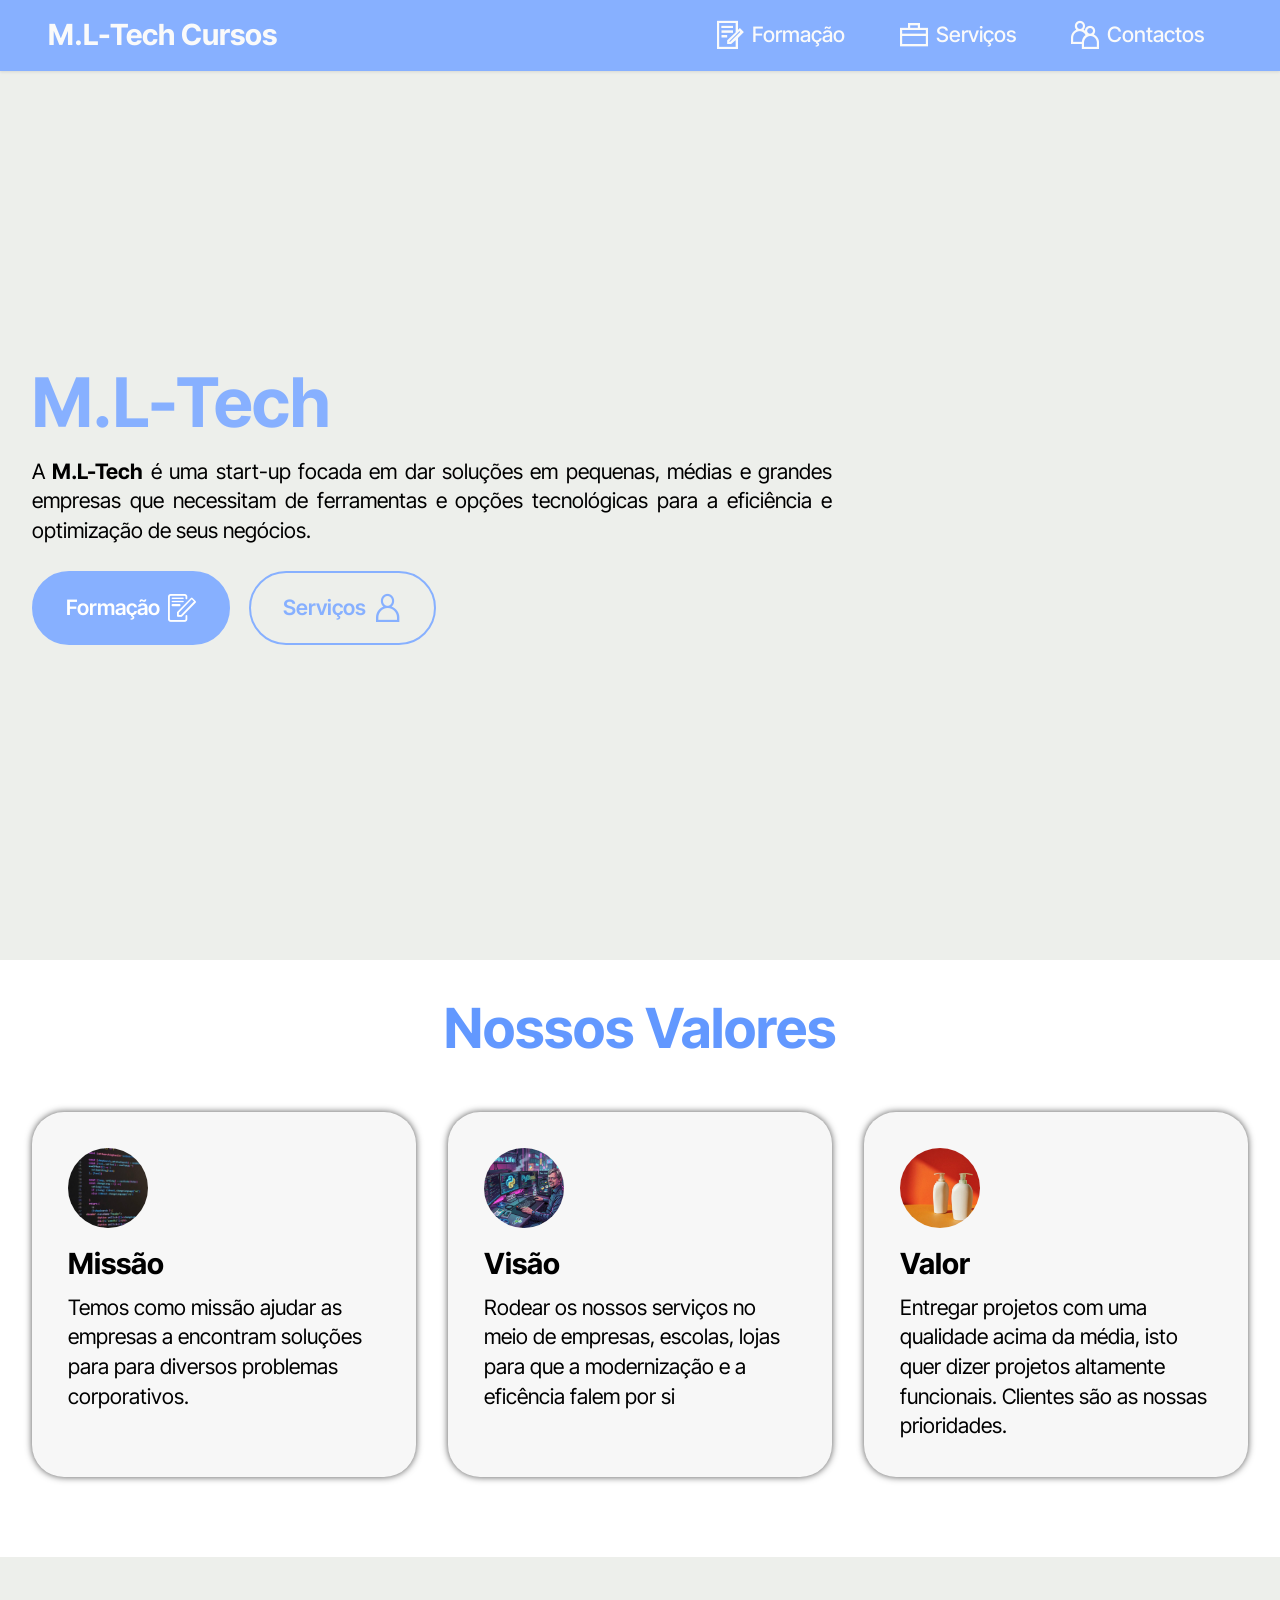
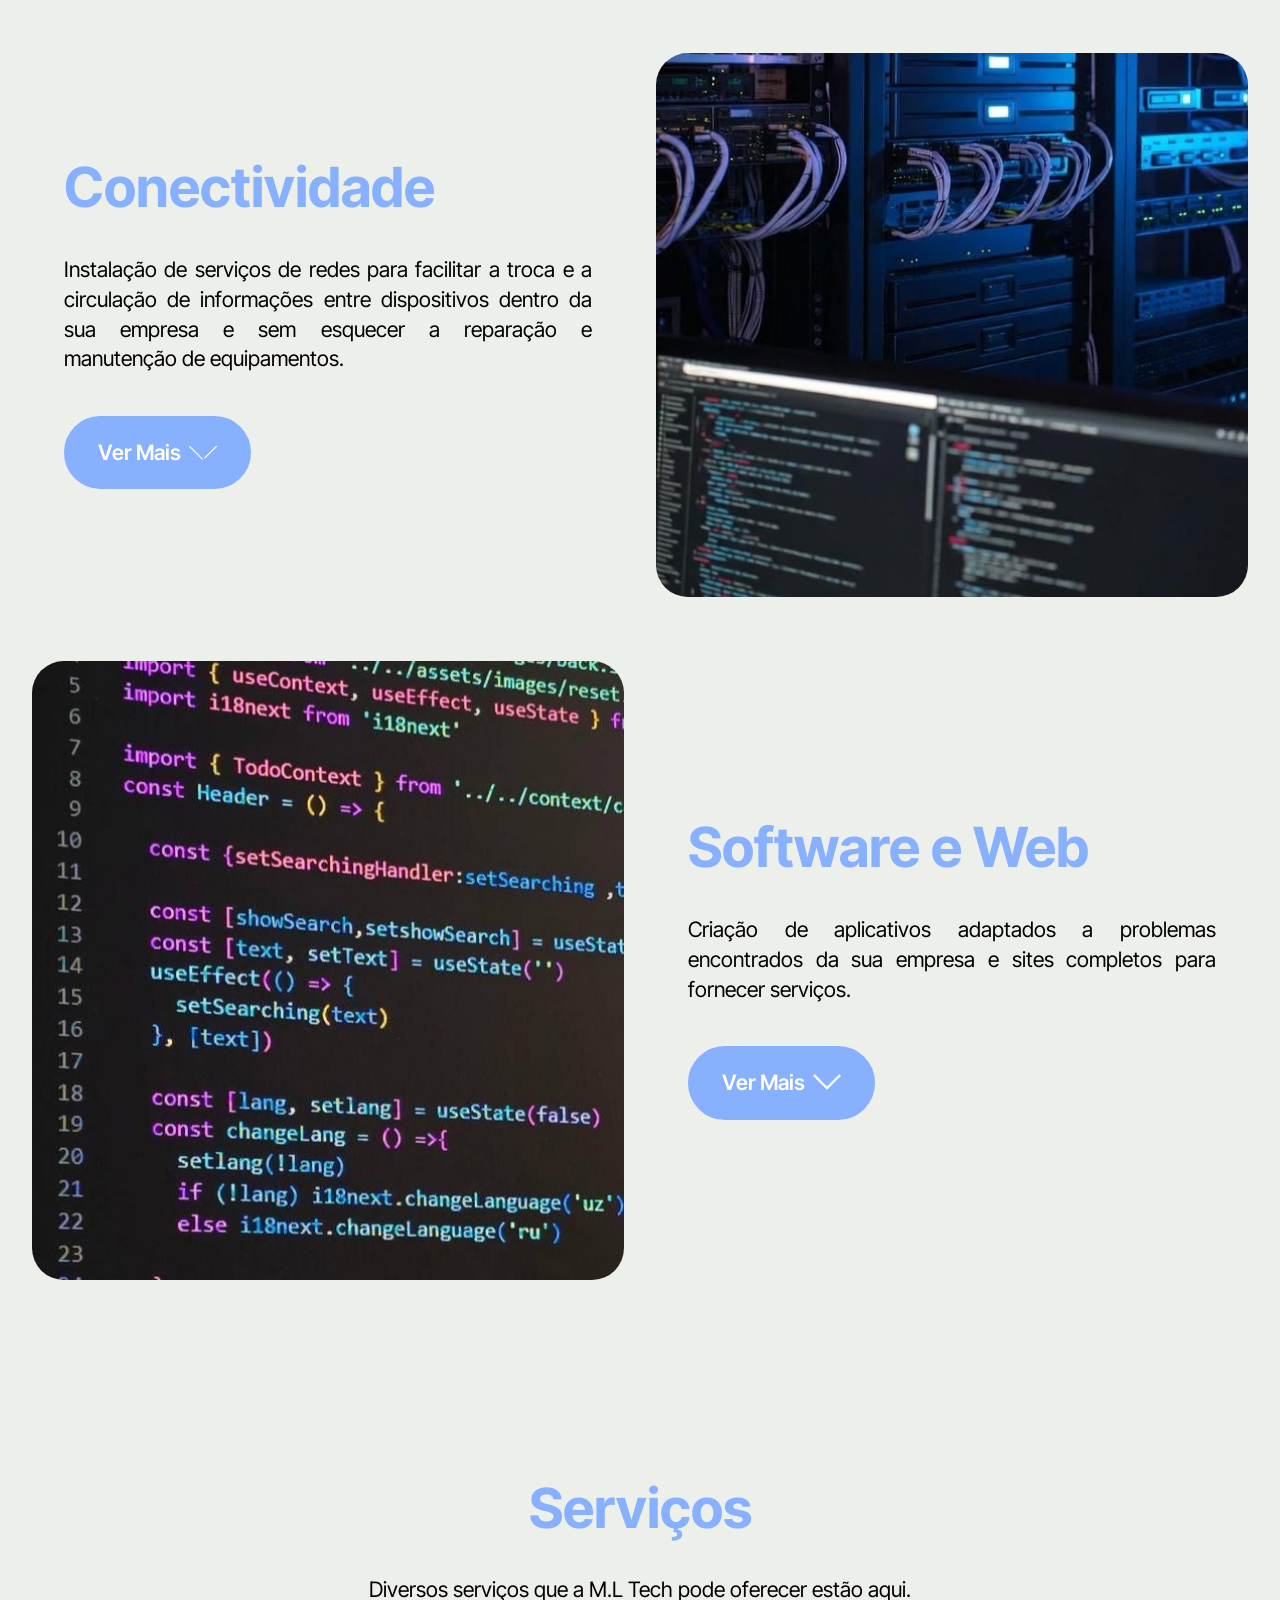
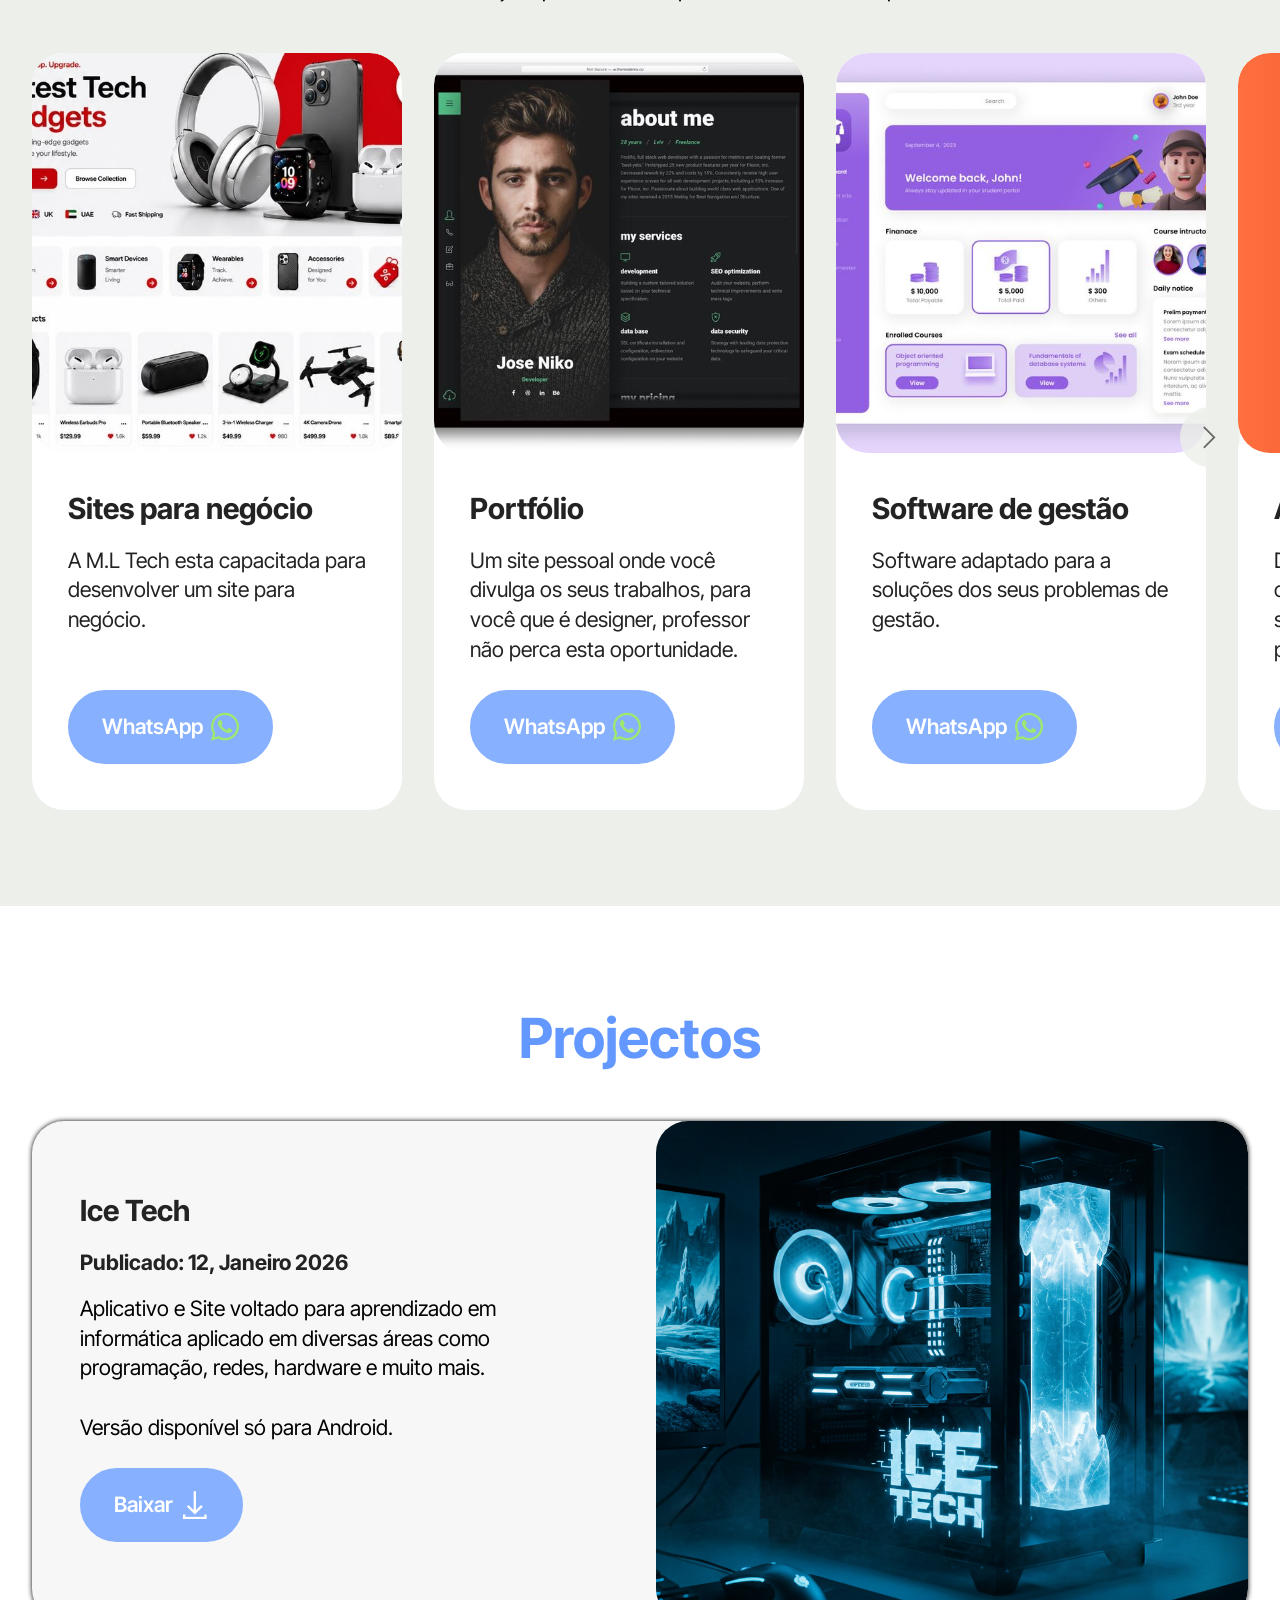
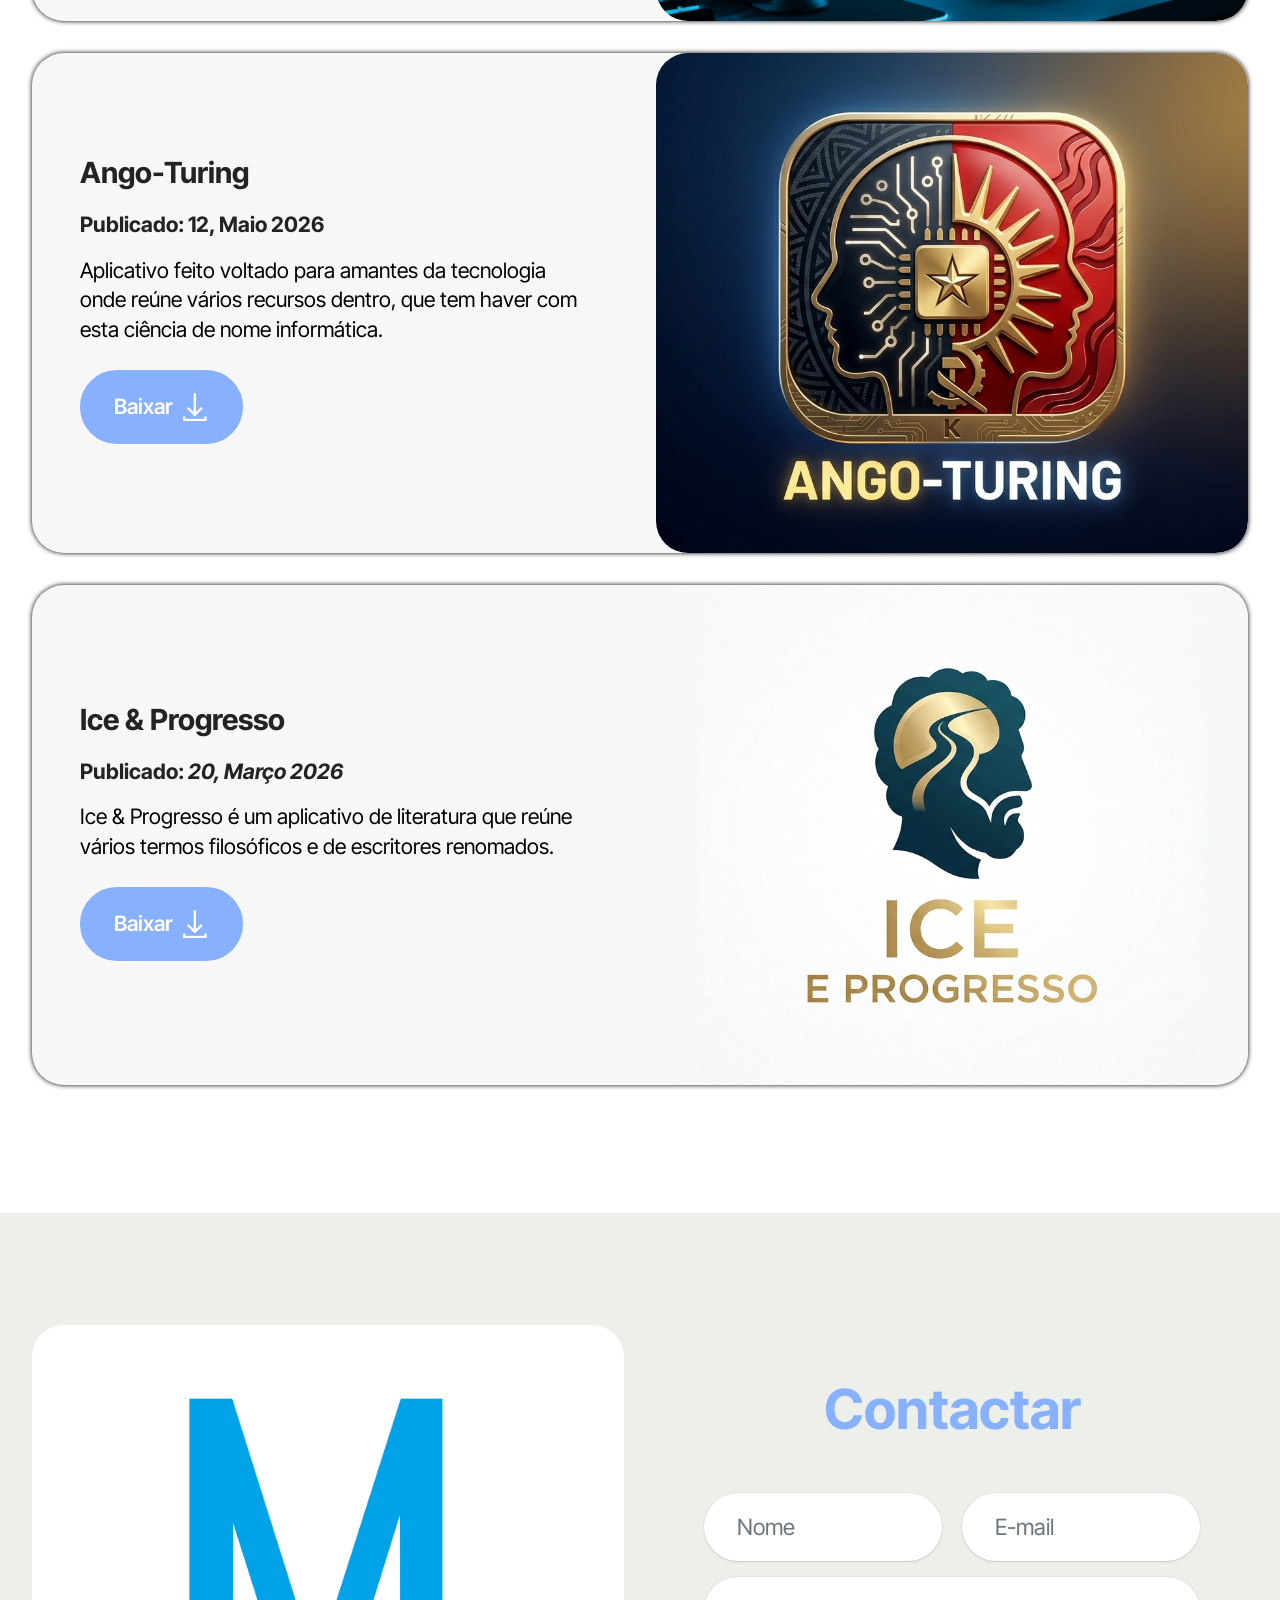
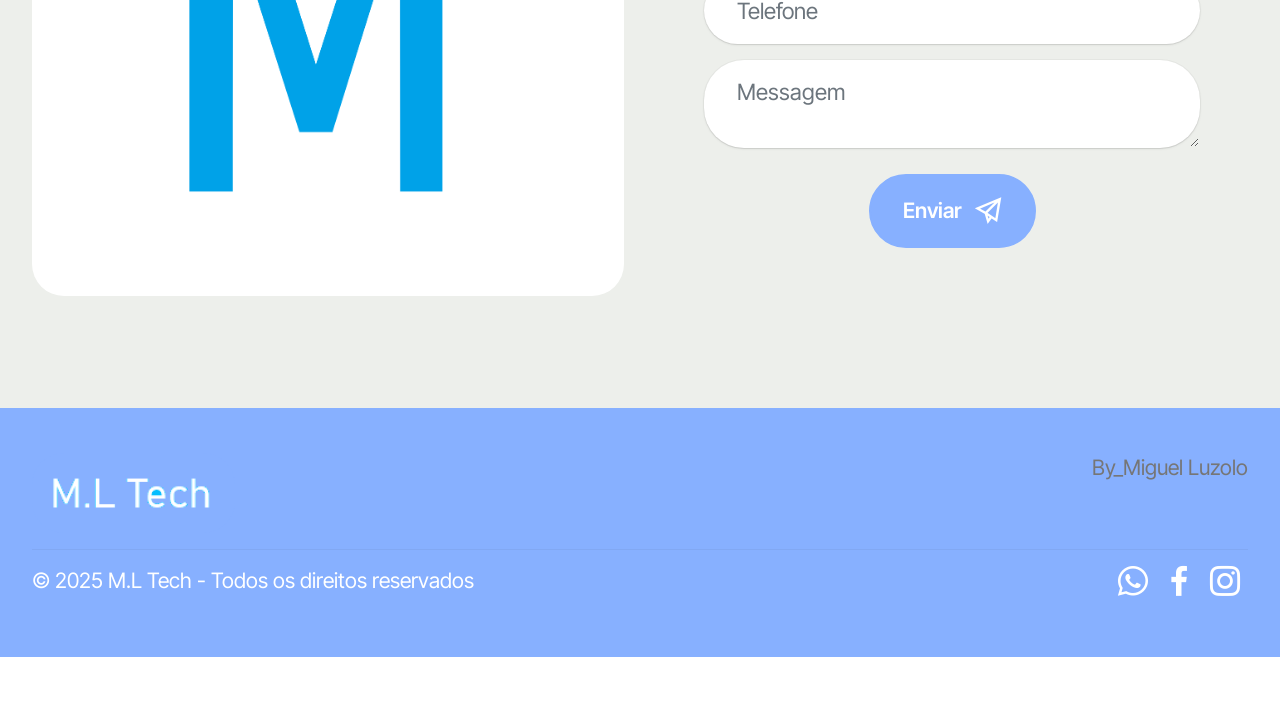
<file: index.html>
<!DOCTYPE html>
<html  >
<head>
  <!-- Site made with Mobirise Website Builder v6.1.12, https://mobirise.com -->
  <meta charset="UTF-8">
  <meta http-equiv="X-UA-Compatible" content="IE=edge">
  <meta name="generator" content="Mobirise v6.1.12, mobirise.com">
  <meta name="viewport" content="width=device-width, initial-scale=1, minimum-scale=1">
  <link rel="shortcut icon" href="assets/images/m.l.png" type="image/x-icon">
  <meta name="description" content="Soluções tecnológicas num click!">
  
  
  <title>M.L Tech</title>
  <link rel="stylesheet" href="assets/web/assets/mobirise-icons2/mobirise2.css">
  <link rel="stylesheet" href="assets/web/assets/mobirise-icons-bold/mobirise-icons-bold.css">
  <link rel="stylesheet" href="assets/web/assets/mobirise-icons/mobirise-icons.css">
  <link rel="stylesheet" href="assets/bootstrap/css/bootstrap.min.css">
  <link rel="stylesheet" href="assets/animatecss/animate.css">
  <link rel="stylesheet" href="assets/dropdown/css/style.css">
  <link rel="stylesheet" href="assets/socicon/css/styles.css">
  <link rel="stylesheet" href="assets/theme/css/style.css">
  <link rel="preload" href="https://fonts.googleapis.com/css?family=Inter+Tight:100,200,300,400,500,600,700,800,900,100i,200i,300i,400i,500i,600i,700i,800i,900i&display=swap" as="style" onload="this.onload=null;this.rel='stylesheet'">
  <noscript><link rel="stylesheet" href="https://fonts.googleapis.com/css?family=Inter+Tight:100,200,300,400,500,600,700,800,900,100i,200i,300i,400i,500i,600i,700i,800i,900i&display=swap"></noscript>
  <link rel="preload" as="style" href="assets/mobirise/css/mbr-additional.css?v=5J62zu"><link rel="stylesheet" href="assets/mobirise/css/mbr-additional.css?v=5J62zu" type="text/css">

  
  
  
</head>
<body>
  
  <section data-bs-version="5.1" class="menu menu1 cid-vvFGiBqowK" once="menu" id="menu1-d">
    

    <nav class="navbar navbar-dropdown navbar-fixed-top navbar-expand-lg">
        <div class="container-fluid">
            <div class="navbar-brand">
                
                <span class="navbar-caption-wrap"><a class="navbar-caption text-white display-5" href="https://mobiri.se">M.L-Tech Cursos</a></span>
            </div>
            <button class="navbar-toggler" type="button" data-toggle="collapse" data-bs-toggle="collapse" data-target="#navbarSupportedContent" data-bs-target="#navbarSupportedContent" aria-controls="navbarNavAltMarkup" aria-expanded="false" aria-label="Toggle navigation">
                <div class="hamburger">
                    <span></span>
                    <span></span>
                    <span></span>
                    <span></span>
                </div>
            </button>
            <div class="collapse navbar-collapse" id="navbarSupportedContent">
                <ul class="navbar-nav nav-dropdown nav-right" data-app-modern-menu="true"><li class="nav-item"><a class="nav-link link text-white text-primary display-4" href="curso.html#features015-1y"><span class="mobi-mbri mobi-mbri-contact-form mbr-iconfont mbr-iconfont-btn"></span>Formação</a></li>
                    <li class="nav-item"><a class="nav-link link text-white text-primary display-4" href="index.html#features017-1o"><span class="mobi-mbri mobi-mbri-briefcase mbr-iconfont mbr-iconfont-btn"></span>
                            Serviços</a></li>
                    <li class="nav-item"><a class="nav-link link text-white text-primary display-4" href="index.html#form03-1v"><span class="mobi-mbri mobi-mbri-users mbr-iconfont mbr-iconfont-btn"></span>Contactos</a>
                    </li></ul>
                
                
            </div>
        </div>
    </nav>
</section>

<section data-bs-version="5.1" class="header2 cid-vvFEXtKws1 mbr-fullscreen" id="header2-c">

    

    
    

    <div class="container">
        <div class="row">
            <div class="col-12 col-lg-8">
                <h1 class="mbr-section-title mbr-fonts-style mb-3 display-1"><strong>M.L-Tech</strong><strong><br></strong></h1>
                
                <p class="mbr-text mbr-fonts-style display-7">A <strong>M.L-Tech</strong> é uma start-up focada em dar soluções em pequenas, médias e grandes empresas que necessitam de ferramentas e opções tecnológicas para a eficiência e optimização de seus negócios.&nbsp;</p>
                <div class="mbr-section-btn mt-3"><a class="btn btn-primary display-4" href="curso.html#features015-1y"><span class="mbrib-edit mbr-iconfont mbr-iconfont-btn"></span>Formação</a>
                     <a class="btn btn-primary-outline display-4" href="index.html#features017-1o"><span class="mobi-mbri mobi-mbri-user mbr-iconfont mbr-iconfont-btn"></span>Serviços</a></div>
            </div>
        </div>
    </div>
</section>

<section data-bs-version="5.1" class="features032 cid-vvFLtjKkwi" id="features032-e">
  

  
  
  <div class="container">
    <div class="row justify-content-center">
      <div class="col-12 mb-5 content-head">
        <h3 class="mbr-section-title mbr-fonts-style align-center mb-0 display-2"><strong>Nossos Valores</strong></h3>
        
      </div>
    </div>
    <div class="row">
      <div class="item features-without-image col-12 col-lg-4 item-mb active">
        <div id="card" class="item-wrapper">
          <div class="card-box align-left">
            <div class="img-wrapper mb-3">
              <img class="" src="assets/images/29ea7b408360524da8c7a97e16ec437a.jpg" data-slide-to="0" data-bs-slide-to="0" alt="">
            </div>
            <h5 class="card-title mbr-fonts-style display-5"><strong>Missão</strong></h5>
            <p class="card-text mbr-fonts-style display-7">Temos como missão ajudar as empresas a encontram soluções para para diversos problemas corporativos.&nbsp;</p>
          </div>
        </div>
      </div>
      <div class="item features-without-image col-12 col-lg-4 item-mb">
        <div id="card" class="item-wrapper">
          <div class="card-box align-left">
            <div class="img-wrapper mb-3">
              <img class="" src="assets/images/image-8f3e3e24.jpg" data-slide-to="1" data-bs-slide-to="1" alt="">
            </div>
            <h5 class="card-title mbr-fonts-style display-5"><strong>Visão</strong></h5>
            <p class="card-text mbr-fonts-style display-7">Rodear os nossos serviços no meio de empresas, escolas, lojas para que a modernização e a eficência falem por si</p>
          </div>
        </div>
      </div>
      <div class="item features-without-image col-12 col-lg-4 item-mb">
        <div id="card" class="item-wrapper">
          <div class="card-box align-left">
            <div class="img-wrapper mb-3">
              <img class="" src="assets/images/shop2.jpg" data-slide-to="2" data-bs-slide-to="2">
            </div>
            <h5 class="card-title mbr-fonts-style display-5"><strong>Valor</strong></h5>
            <p class="card-text mbr-fonts-style display-7">Entregar projetos com uma qualidade acima da média, isto quer dizer projetos altamente funcionais. Clientes são as nossas prioridades.</p>
          </div>
        </div>
      </div>
      
      
      
    </div>
  </div>
</section>

<section data-bs-version="5.1" class="features38 cid-vvFPcd5Auo" id="features038-f">
    

    
    

    <div class="container">
        <div class="row justify-content-center">
            <div class="col-12 col-md-12 col-lg">
                <div class="text-wrapper align-left">
                    <h1 class="mbr-section-title mbr-fonts-style mb-4 display-2"><strong>Conectividade</strong></h1>
                    <p class="mbr-text align-left mbr-fonts-style mb-4 display-7">Instalação de serviços de redes para facilitar a troca e a circulação de informações entre dispositivos dentro da sua empresa e sem esquecer&nbsp;a reparação e manutenção&nbsp;de equipamentos.</p>
                    <div class="mbr-section-btn align-left mt-3"><a class="btn btn-primary display-7" href=" javascript:OpenModal('modal1')"><span class="mbri-arrow-down mbr-iconfont mbr-iconfont-btn"></span>Ver Mais</a></div>
                </div>
            </div>
            <div class="col-12 col-md-12 col-lg-6 image-wrapper">
                <img class="w-100" src="assets/images/2f00e8df27343b70a7cda1d72e598f59.jpeg" alt="Mobirise Website Builder">
            </div>
        </div>
        <div class="row row-reverse justify-content-center">

            <div class="col-12 col-md-12 col-lg">
                <div class="text-wrapper align-left">
                    <h1 class="mbr-section-title mbr-fonts-style mb-4 display-2"><strong>Software e Web</strong></h1>
                    <p class="mbr-text align-left mbr-fonts-style mb-4 display-7">Criação de aplicativos adaptados a problemas encontrados da sua empresa e sites completos para fornecer serviços.</p>
                    <div class="mbr-section-btn align-left mt-3"><a class="btn btn-primary display-7" href="javascript:OpenModal('modal2')"><span class="mobi-mbri mobi-mbri-arrow-down mbr-iconfont mbr-iconfont-btn"></span>Ver Mais</a></div>
                </div>
            </div>
            <div class="col-12 col-md-12 col-lg-6 image-wrapper">
                <img class="w-100" src="assets/images/29ea7b408360524da8c7a97e16ec437a.jpeg" alt="Mobirise Website Builder">
            </div>
        </div>
        
    </div>
</section>

<section data-bs-version="5.1" class="features017 mbr-embla cid-vvHqHpCTN9" id="features017-1o">
	
	
	<div class="position-relative">
		<div class="container-fluid">
			<div class="row justify-content-center">
				<div class="col-12 content-head">
					<div class="mbr-section-head mb-5">
						<h4 class="mbr-section-title mbr-fonts-style align-center mb-0 display-2">
							<strong>Serviços</strong></h4>
						<h5 class="mbr-section-subtitle mbr-fonts-style align-center mb-0 mt-4 display-7">Diversos serviços que a M.L Tech pode oferecer estão aqui.</h5>
					</div>
				</div>
			</div>
		</div>

		<div class="embla" data-skip-snaps="true" data-align="center" data-contain-scroll="trimSnaps" data-auto-play-interval="5" data-draggable="true">
			<div class="embla__viewport container-fluid">
				<div class="embla__container">
					
					
					<div class="embla__slide slider-image item active" style="margin-left: 1rem; margin-right: 1rem;">
						<div id="card" class="slide-content">
							<div class="item-img">
								<div class="item-wrapper">
									<img src="assets/images/1695205209bf50e3afbc2385fd68883c.jpeg" alt="Mobirise Website Builder" title="" data-slide-to="8" data-bs-slide-to="8">
								</div>
							</div>
							<div class="item-content">
								<h5 class="item-title mbr-fonts-style display-5"><strong>Sites para&nbsp;negócio</strong></h5>
								
								<p class="mbr-text mbr-fonts-style mt-3 display-7">A M.L Tech esta capacitada para desenvolver um site para negócio.
								</p>
							</div>

							<div class="mbr-section-btn item-footer mt-2"><a href="https://wa.me/244946093551" class="btn item-btn btn-primary display-7" target="_blank"><span class="socicon socicon-whatsapp mbr-iconfont mbr-iconfont-btn" style="color: rgb(159, 232, 112);"></span>WhatsApp</a></div>
						</div>
					</div><div class="embla__slide slider-image item" style="margin-left: 1rem; margin-right: 1rem;">
						<div id="card" class="slide-content">
							<div class="item-img">
								<div class="item-wrapper">
									<img src="assets/images/72b62ddb86b819bb4a46a82bacbc9324.jpg" alt="Mobirise Website Builder" title="" data-slide-to="0" data-bs-slide-to="0">
								</div>
							</div>
							<div class="item-content">
								<h5 class="item-title mbr-fonts-style display-5"><strong>Portfólio</strong></h5>
								
								<p class="mbr-text mbr-fonts-style mt-3 display-7">Um site pessoal onde você divulga os seus trabalhos, para você que é designer, professor não perca esta oportunidade.</p>
							</div>
							<div class="mbr-section-btn item-footer mt-2"><a href="https://wa.me/244946093551" class="btn item-btn btn-primary display-7" target="_blank"><span class="socicon socicon-whatsapp mbr-iconfont mbr-iconfont-btn" style="color: rgb(159, 232, 112);"></span>WhatsApp</a></div>
						</div>
					</div><div class="embla__slide slider-image item" style="margin-left: 1rem; margin-right: 1rem;">
						<div id="card" class="slide-content">
							<div class="item-img">
								<div class="item-wrapper">
									<img src="assets/images/241db8dda7e00a87092b7c94f99cf9ce.jpg" alt="Mobirise Website Builder" title="" data-slide-to="1" data-bs-slide-to="1">
								</div>
							</div>
							<div class="item-content">
								<h5 class="item-title mbr-fonts-style display-5"><strong>Software de gestão</strong></h5>
								
								<p class="mbr-text mbr-fonts-style mt-3 display-7">Software adaptado para a soluções dos seus problemas de gestão.</p>
							</div>
							<div class="mbr-section-btn item-footer mt-2"><a href="https://wa.me/244946093551" class="btn item-btn btn-primary display-7" target="_blank"><span class="socicon socicon-whatsapp mbr-iconfont mbr-iconfont-btn" style="color: rgb(159, 232, 112);"></span>WhatsApp</a></div>
						</div>
					</div><div class="embla__slide slider-image item" style="margin-left: 1rem; margin-right: 1rem;">
						<div id="card" class="slide-content">
							<div class="item-img">
								<div class="item-wrapper">
									<img src="assets/images/5f2ef37b354544800d36bec50c824f95.jpg" alt="Mobirise Website Builder" title="" data-slide-to="2" data-bs-slide-to="2">
								</div>
							</div>
							<div class="item-content">
								<h5 class="item-title mbr-fonts-style display-5"><strong>Aplicativo</strong></h5>
								
								<p class="mbr-text mbr-fonts-style mt-3 display-7">Deseja elevar o seu negocio ou criar um aplicativo que visa a solucionar um problema? não perca mais tempo e contacte já.</p>
							</div>
							<div class="mbr-section-btn item-footer mt-2"><a href="javascript:OpenModal('modal4')" class="btn item-btn btn-primary display-7" target="_blank"><span class="socicon socicon-instagram mbr-iconfont mbr-iconfont-btn" style="color: rgb(215, 0, 129);"></span>Instagram</a></div>
						</div>
					</div>
					
					<div class="embla__slide slider-image item" style="margin-left: 1rem; margin-right: 1rem;">
						<div id="card" class="slide-content">
							<div class="item-img">
								<div class="item-wrapper">
									<img src="assets/images/b8d919ba8fd9da94e2075011120210b7.jpg" alt="Mobirise Website Builder" title="" data-slide-to="3" data-bs-slide-to="3">
								</div>
							</div>
							<div class="item-content">
								<h5 class="item-title mbr-fonts-style display-5"><strong>Biblioteca digital</strong></h5>
								
								<p class="mbr-text mbr-fonts-style mt-3 display-7">Para você que quer vender ou disponibilizar conteúdos de forma virtual essa é a escolha certa!.
								</p>
							</div>
							<div class="mbr-section-btn item-footer mt-2"><a href="javascript:OpenModal('modal5')" class="btn item-btn btn-primary display-7" target="_blank"><span class="socicon socicon-instagram mbr-iconfont mbr-iconfont-btn" style="color: rgb(215, 0, 129);"></span>Instagram</a></div>
						</div>
					</div>
					<div class="embla__slide slider-image item" style="margin-left: 1rem; margin-right: 1rem;">
						<div id="card" class="slide-content">
							<div class="item-img">
								<div class="item-wrapper">
									<img src="assets/images/ba9828f1dedbac62fde7444b2aab978a.jpg" alt="Mobirise Website Builder" title="" data-slide-to="4" data-bs-slide-to="4">
								</div>
							</div>
							<div class="item-content">
								<h5 class="item-title mbr-fonts-style display-5"><strong>Manutenção de PC</strong></h5>
								
								<p class="mbr-text mbr-fonts-style mt-3 display-7">Manutenção de computadores melhorando a eficiência e manter o seu&nbsp; equipamento funcional.
								</p>
							</div>
							<div class="mbr-section-btn item-footer mt-2"><a href="https://wa.me/244946093551" class="btn item-btn btn-primary display-7" target="_blank"><span class="socicon socicon-whatsapp mbr-iconfont mbr-iconfont-btn" style="color: rgb(159, 232, 112);"></span>WhatsApp</a></div>
						</div>
					</div>
					<div class="embla__slide slider-image item" style="margin-left: 1rem; margin-right: 1rem;">
						<div id="card" class="slide-content">
							<div class="item-img">
								<div class="item-wrapper">
									<img src="assets/images/2e687841a631449c7bc99ecf94b7e8c3.jpg" alt="Mobirise Website Builder" title="" data-slide-to="5" data-bs-slide-to="5">
								</div>
							</div>
							<div class="item-content">
								<h5 class="item-title mbr-fonts-style display-5"><strong>Reparação de PC</strong></h5>
								
								<p class="mbr-text mbr-fonts-style mt-3 display-7">Um computador que deseja recuperar esta é uma opção certa!</p>
							</div>
							<div class="mbr-section-btn item-footer mt-2"><a href="https://wa.me/244946093551" class="btn item-btn btn-primary display-7" target="_blank"><span class="socicon socicon-whatsapp mbr-iconfont mbr-iconfont-btn" style="color: rgb(159, 232, 112);"></span>WhatsApp</a></div>
						</div>
					</div>
					<div class="embla__slide slider-image item" style="margin-left: 1rem; margin-right: 1rem;">
					<div id="card" class="slide-content">
						<div class="item-img">
							<div class="item-wrapper">
								<img src="assets/images/8b3cc3ab95fdb83d70ecce507c11460d.jpeg" alt="Mobirise Website Builder" title="" data-slide-to="6" data-bs-slide-to="6">
							</div>
						</div>
						<div class="item-content">
							<h5 class="item-title mbr-fonts-style display-5"><strong>Redes&nbsp;</strong></h5>
							
							<p class="mbr-text mbr-fonts-style mt-3 display-7">Soluções de transmissão de informações dentro da sua empresa, escola e ate casa.
							</p>
						</div>
						<div class="mbr-section-btn item-footer mt-2"><a href="javascript:OpenModal('modal8')" class="btn item-btn btn-primary display-7" target="_blank"><span class="socicon socicon-instagram mbr-iconfont mbr-iconfont-btn" style="color: rgb(215, 0, 129);"></span>Instagram</a></div>
					</div>
					</div>
				</div>
			</div>
			<button class="embla__button embla__button--prev">
				<span class="mobi-mbri mobi-mbri-arrow-prev mbr-iconfont" aria-hidden="true"></span>
				<span class="sr-only visually-hidden visually-hidden visually-hidden">Previous</span>
			</button>
			<button class="embla__button embla__button--next">
				<span class="mobi-mbri mobi-mbri-arrow-next mbr-iconfont" aria-hidden="true"></span>
				<span class="sr-only visually-hidden visually-hidden visually-hidden">Next</span>
			</button>
		</div>
	</div>
</section>

<section class="mbr-section" id="witsec-modal-window-block-2d" data-rv-view="14">

	<style>
	/* Let's not animate the contents of modal windows */
	.no-anim {
		-webkit-animation: none !important;
		-moz-animation: none !important;
		-o-animation: none !important;
		-ms-animation: none !important;
		animation: none !important;
	}
	</style>

	
	
	<div><div class="modal fade" id="modal2" tabindex="-1" role="dialog" aria-labelledby="modal2Label" aria-hidden="true">  <div class="modal-dialog modal-lg modal-dialog-centered" style="height:auto" role="document">    <div class="modal-content"><div class="modal-header">  <h5 class="no-anim modal-title display-7" id="modal2Label">Desenvolvimeto Web</h5>  <a href="#" class="no-anim close" data-bs-dismiss="modal" data-dismiss="modal" aria-label="Close"><span aria-hidden="true">×</span></a></div><div class="modal-body display-7" id="modal2_body">Com sites você eleva o seu negocio para níveis estraodinarios e com modernidade não perca mais tempo e reserve já para o seu negócio.<br><br>Vá para a secção de contactos</div><div class="modal-footer"><div class="mbr-section-btn"><a href="#" class="no-anim btn btn-secondary display-4" data-bs-dismiss="modal" data-dismiss="modal">X</a></div></div>    </div>  </div></div><script> 
document.addEventListener("DOMContentLoaded", function() { 
  if(typeof jQuery === "function") {
    $("#modal2").on("hidden.bs.modal", function () { 
      var html = $( "#modal2_body" ).html(); 
      $( "#modal2_body" ).empty(); 
      $( "#modal2_body" ).append(html); 
    }) 
  } else { 
      var mdw = document.getElementById("#modal2") 
      mdw.addEventListener("hidden.bs.modal", function(event) { 
        mdw.innerHTML = mdw.innerHTML; 
      }); 
  } 
}); 
</script></div>

	<script>
	if (typeof OpenModal === 'undefined') {
		OpenModal = function(modalName) {
			if(typeof jQuery === "function") {
				if ($('#' + modalName).length)
					$('#' + modalName).modal('show');
				else
					alert("Sorry, but there is no modal for " + modalName);
			} else {
				let mdw = new bootstrap.Modal(document.getElementById(modalName), {});
				mdw.show();
			}
		}
	}

	function modalSetCookie(cname, cvalue, exdays) {
		var d = new Date();
		d.setTime(d.getTime() + (exdays*24*60*60*1000));
		var expires = "expires="+ d.toUTCString();
		document.cookie = cname + "=" + cvalue + ";" + expires + ";path=/";
	}

	function modalGetCookie(cname) {
		var name = cname + "=";
		var decodedCookie = decodeURIComponent(document.cookie);
		var ca = decodedCookie.split(';');
		for(var i = 0; i <ca.length; i++) {
			var c = ca[i];
			while (c.charAt(0) == ' ') {
				c = c.substring(1);
			}
			if (c.indexOf(name) == 0) {
				return c.substring(name.length, c.length);
			}
		}
		return "";
	}
	</script>

</section>

<section class="mbr-section" id="witsec-modal-window-block-2f" data-rv-view="15">

	<style>
	/* Let's not animate the contents of modal windows */
	.no-anim {
		-webkit-animation: none !important;
		-moz-animation: none !important;
		-o-animation: none !important;
		-ms-animation: none !important;
		animation: none !important;
	}
	</style>

	
	
	<div><div class="modal fade" id="modal1" tabindex="-1" role="dialog" aria-labelledby="modal1Label" aria-hidden="true">  <div class="modal-dialog modal-lg modal-dialog-centered" style="height:auto" role="document">    <div class="modal-content"><div class="modal-header">  <h5 class="no-anim modal-title display-7" id="modal1Label">Conectividade</h5>  <a href="#" class="no-anim close" data-bs-dismiss="modal" data-dismiss="modal" aria-label="Close"><span aria-hidden="true">×</span></a></div><div class="modal-body display-7" id="modal1_body">Com uma instalação moderna nos seus ou no seu estabelecimento você tem diversas possibilidades de otimizar o seu negócio. 

Vá para secção de contactos</div><div class="modal-footer"><div class="mbr-section-btn"><a href="#" class="no-anim btn btn-secondary display-4" data-bs-dismiss="modal" data-dismiss="modal">X</a></div></div>    </div>  </div></div><script> 
document.addEventListener("DOMContentLoaded", function() { 
  if(typeof jQuery === "function") {
    $("#modal1").on("hidden.bs.modal", function () { 
      var html = $( "#modal1_body" ).html(); 
      $( "#modal1_body" ).empty(); 
      $( "#modal1_body" ).append(html); 
    }) 
  } else { 
      var mdw = document.getElementById("#modal1") 
      mdw.addEventListener("hidden.bs.modal", function(event) { 
        mdw.innerHTML = mdw.innerHTML; 
      }); 
  } 
}); 
</script></div>

	<script>
	if (typeof OpenModal === 'undefined') {
		OpenModal = function(modalName) {
			if(typeof jQuery === "function") {
				if ($('#' + modalName).length)
					$('#' + modalName).modal('show');
				else
					alert("Sorry, but there is no modal for " + modalName);
			} else {
				let mdw = new bootstrap.Modal(document.getElementById(modalName), {});
				mdw.show();
			}
		}
	}

	function modalSetCookie(cname, cvalue, exdays) {
		var d = new Date();
		d.setTime(d.getTime() + (exdays*24*60*60*1000));
		var expires = "expires="+ d.toUTCString();
		document.cookie = cname + "=" + cvalue + ";" + expires + ";path=/";
	}

	function modalGetCookie(cname) {
		var name = cname + "=";
		var decodedCookie = decodeURIComponent(document.cookie);
		var ca = decodedCookie.split(';');
		for(var i = 0; i <ca.length; i++) {
			var c = ca[i];
			while (c.charAt(0) == ' ') {
				c = c.substring(1);
			}
			if (c.indexOf(name) == 0) {
				return c.substring(name.length, c.length);
			}
		}
		return "";
	}
	</script>

</section>

<section data-bs-version="5.1" class="news06 cid-vvFUiQeMhd" id="news06-i">
  

  
  

  <div class="container">
    <div class="row justify-content-center">
      <div class="col-12 mb-5 content-head">
        <h4 class="mbr-fonts-style align-center mb-0 mbr-section-maintitle display-2"><strong>Projectos</strong></h4>
        
      </div>
    </div>
    <div class="row justify-content-center align-items-center item features-image">
      <div class="col-12 ">
        <div id="cardd" class="item-wrapper">
          <div class="row">
            <div class="col-12 col-md-12 col-lg-6 image-wrapper">
              <img class="w-100" src="assets/images/icetech.png" alt="Mobirise Website Builder" data-slide-to="0" data-bs-slide-to="0">
            </div>
            <div class="col-12 col-lg col-md-12">
              <div class="text-wrapper align-left">
                <h3 class="mbr-section-title mbr-fonts-style mb-3 display-5"><strong>Ice Tech</strong></h3>
                <p class="price mbr-fonts-style mb-3 display-7"><strong>Publicado: 12, Janeiro 2026</strong></p>
                <p class="mbr-text mbr-fonts-style mb-3 display-7">Aplicativo e Site voltado para aprendizado em informática aplicado em diversas áreas como programação, redes, hardware e muito mais.<br><br>Versão disponível só para Android.</p>
                <div class="mbr-section-btn mt-3"><a class="btn btn-lg btn-primary display-7" href="icetech.apk" target="_blank"><span class="mobi-mbri mobi-mbri-download mbr-iconfont mbr-iconfont-btn" style="color: rgb(255, 255, 255);"></span>Baixar</a></div>
              </div>
            </div>
          </div>
        </div>
      </div>
    </div><div class="row justify-content-center align-items-center item features-image">
      <div class="col-12 ">
        <div id="cardd" class="item-wrapper">
          <div class="row">
            <div class="col-12 col-md-12 col-lg-6 image-wrapper">
              <img class="w-100" src="assets/images/angoturing.png" alt="M.L Tech" data-slide-to="1" data-bs-slide-to="1">
            </div>
            <div class="col-12 col-lg col-md-12">
              <div class="text-wrapper align-left">
                <h3 class="mbr-section-title mbr-fonts-style mb-3 display-5"><strong>Ango-Turing</strong></h3>
                <p class="price mbr-fonts-style mb-3 display-7"><strong>Publicado:&nbsp;12, Maio 2026</strong></p>
                <p class="mbr-text mbr-fonts-style mb-3 display-7">Aplicativo feito voltado para amantes da tecnologia onde reúne vários recursos dentro, que tem haver com esta ciência de nome informática.</p>
                <div class="mbr-section-btn mt-3"><a class="btn btn-lg btn-primary display-7" href="angoturing.apk"><span class="mobi-mbri mobi-mbri-download mbr-iconfont mbr-iconfont-btn" style="color: rgb(255, 255, 255);"></span>Baixar</a></div>
              </div>
            </div>
          </div>
        </div>
      </div>
    </div>
    <div class="row justify-content-center align-items-center item features-image">
      <div class="col-12">
        <div id="cardd" class="item-wrapper">
          <div class="row">
            <div class="col-12 col-md-12 col-lg-6 image-wrapper">
              <img class="w-100" src="assets/images/iceepogresso.png" alt="M.L Tech" data-slide-to="2" data-bs-slide-to="2">
            </div>
            <div class="col-12 col-lg col-md-12">
              <div class="text-wrapper align-left">
                <h3 class="mbr-section-title mbr-fonts-style mb-3 display-5"><strong>Ice &amp; Progresso</strong></h3>
                <p class="price mbr-fonts-style mb-3 display-7"><strong>Publicado: <em> 20, Março  2026</em></strong></p>
                <p class="mbr-text mbr-fonts-style mb-3 display-7">Ice &amp; Progresso é um aplicativo de literatura que reúne vários termos filosóficos e de escritores renomados.</p>
                <div class="mbr-section-btn mt-3"><a class="btn btn-lg btn-primary display-7" href="ice e pogresso.apk"><span class="mobi-mbri mobi-mbri-download mbr-iconfont mbr-iconfont-btn" style="color: rgb(255, 255, 255);"></span>Baixar</a></div>
              </div>
            </div>
          </div>
        </div>
      </div>
    </div>
  </div>
</section>

<section data-bs-version="5.1" class="form03 cid-vvHJPHOQaF" id="form03-1v">
    

    

    <div class="container">
        <div class="row justify-content-center align-items-center main-row">
            <div class="col-12 col-lg item-wrapper">
                <div class="mbr-section-head mb-5">
                    <h3 class="mbr-section-title mbr-fonts-style align-center mb-0 display-2">
                        <strong>Contactar</strong></h3>
                    
                </div>
                <div class="col-lg-12 mx-auto mbr-form" data-form-type="formoid">
                    <form action="https://mobirise.eu/" method="POST" class="mbr-form form-with-styler" data-form-title="Form Name"><input type="hidden" name="email" data-form-email="true" value="sM9aHjc2EGud9lfogNR6HDnMfPlUW7X/zJNTGhZrOYlOKIh4e4SJlqMkasr2bvXFE2s44KltwBXElS3Cu6G5WRZeExQy0KeA9LWl8or6PLA6k8wbcsQDz38kqZNCP2K7">
                        <div class="row">
                            <div hidden="hidden" data-form-alert="" class="alert alert-success col-12">Mensagem enviada com sucesso!!</div>
                            <div hidden="hidden" data-form-alert-danger="" class="alert alert-danger col-12">
                                Oops...! Ocorreu um problema!
                            </div>
                        </div>
                        <div class="dragArea row">
                            <div class="col-md col-sm-12 form-group mb-3 mb-3" data-for="name">
                                <input type="text" name="name" placeholder="Nome" data-form-field="name" class="form-control" value="" id="name-form03-1v">
                            </div>
                            <div class="col-md col-sm-12 form-group mb-3 mb-3" data-for="email">
                                <input type="email" name="email" placeholder="E-mail" data-form-field="email" class="form-control" value="" id="email-form03-1v">
                            </div>
                            <div class="col-12 form-group mb-3 mb-3" data-for="phone">
                                <input type="tel" name="phone" placeholder="Telefone" data-form-field="phone" class="form-control" value="" id="phone-form03-1v">
                            </div>
                            <div class="col-12 form-group mb-3 mb-3" data-for="textarea">
                                <textarea name="textarea" placeholder="Messagem" data-form-field="textarea" class="form-control" id="textarea-form03-1v"></textarea>
                            </div>
                            <div class="col-auto align-center mbr-section-btn"><button type="submit" class="w-100 btn btn-primary display-7"><span class="mobi-mbri mobi-mbri-paper-plane mbr-iconfont mbr-iconfont-btn"></span>Enviar&nbsp;</button></div>
                        </div>
                    </form>
                </div>


            </div>
            <div class="col-12 col-lg-6">
                <div class="image-wrapper">
                    <img class="w-100" src="assets/images/foto-tipo-1.png" alt="Mobirise Website Builder">
                </div>
            </div>

        </div>
    </div>
</section>

<section data-bs-version="5.1" class="footer5 cid-vvG4gZLeLM" once="footers" id="footer5-n">

    

    

    <div class="container">
        <div class="media-container-row">
            <div class="col-md-2 col-6">
                <div class="media-wrap">
                    <a href="index.html#top">
                        <img src="assets/images/oo-3.png" alt="Mobirise Website Builder">
                    </a>
                </div>
            </div>
            <div class="col-10 col-6">
                <p class="mbr-text align-right links mbr-fonts-style display-7">By_Miguel Luzolo</p>
            </div>
        </div>
        <!-- <div class="media-container-row">
            <div class="col-md-12"> -->
        <div class="footer-lower">
            <div class="media-container-row">
                <div class="col-md-12">
                    <hr>
                </div>
            </div>
            <div class="media-container-row">
                <div class="col-md-6 copyright">
                    <p class="mbr-text mbr-fonts-style display-7">
                        © 2025&nbsp;M.L Tech - Todos os direitos reservados</p>
                </div>
                <div class="col-md-6">
                    <div class="social-list align-right">
                        <div class="soc-item">
                            <a href="https://wa.me/244946093551" target="_blank">
                                <span class="mbr-iconfont mbr-iconfont-social socicon-whatsapp socicon" style="color: rgb(255, 255, 255); fill: rgb(255, 255, 255); font-size: 30px;"></span>
                            </a>
                        </div>
                        <div class="soc-item">
                            <a href="https://www.facebook.com/miguel.luzolo.oficial" target="_blank">
                                <span class="mbr-iconfont mbr-iconfont-social socicon-facebook socicon" style="color: rgb(255, 255, 255); fill: rgb(255, 255, 255); font-size: 30px;"></span>
                            </a>
                        </div>
                        
                        <div class="soc-item">
                            <a href="https://www.instagram.com/miguel_luzolo_oficial.08?stkn=MXR3NjBhNTA0YXU2aQ==" target="_blank">
                                <span class="mbr-iconfont mbr-iconfont-social socicon-instagram socicon" style="color: rgb(255, 255, 255); fill: rgb(255, 255, 255); font-size: 30px;"></span>
                            </a>
                        </div>
                        
                        
                    </div>
                </div>
            </div>
            <!-- </div>
            </div> -->
        </div>

    </div>
</section><section class="display-7" style="padding: 0;align-items: center;justify-content: center;flex-wrap: wrap;    align-content: center;display: flex;position: relative;height: 4rem;"><a href="https://mobiri.se/" style="flex: 1 1;height: 4rem;position: absolute;width: 100%;z-index: 1;"><img alt="" style="height: 4rem;" src="[data-uri]"></a><p style="margin: 0;text-align: center;" class="display-7">&#8204;</p><a style="z-index:1" href="https://mobirise.com/builder/ai-website-generator.html"></a></section><script src="assets/bootstrap/js/bootstrap.bundle.min.js"></script>  <script src="assets/smoothscroll/smooth-scroll.js"></script>  <script src="assets/ytplayer/index.js"></script>  <script src="assets/dropdown/js/navbar-dropdown.js"></script>  <script src="assets/embla/embla.min.js"></script>  <script src="assets/embla/script.js"></script>  <script src="assets/theme/js/script.js"></script>  <script src="assets/formoid/formoid.min.js"></script>  
  
  
 <div id="scrollToTop" class="scrollToTop mbr-arrow-up"><a style="text-align: center;"><i class="mbr-arrow-up-icon mbr-arrow-up-icon-cm cm-icon cm-icon-smallarrow-up"></i></a></div>
    <input name="animation" type="hidden">
  </body>
</html>
</file>
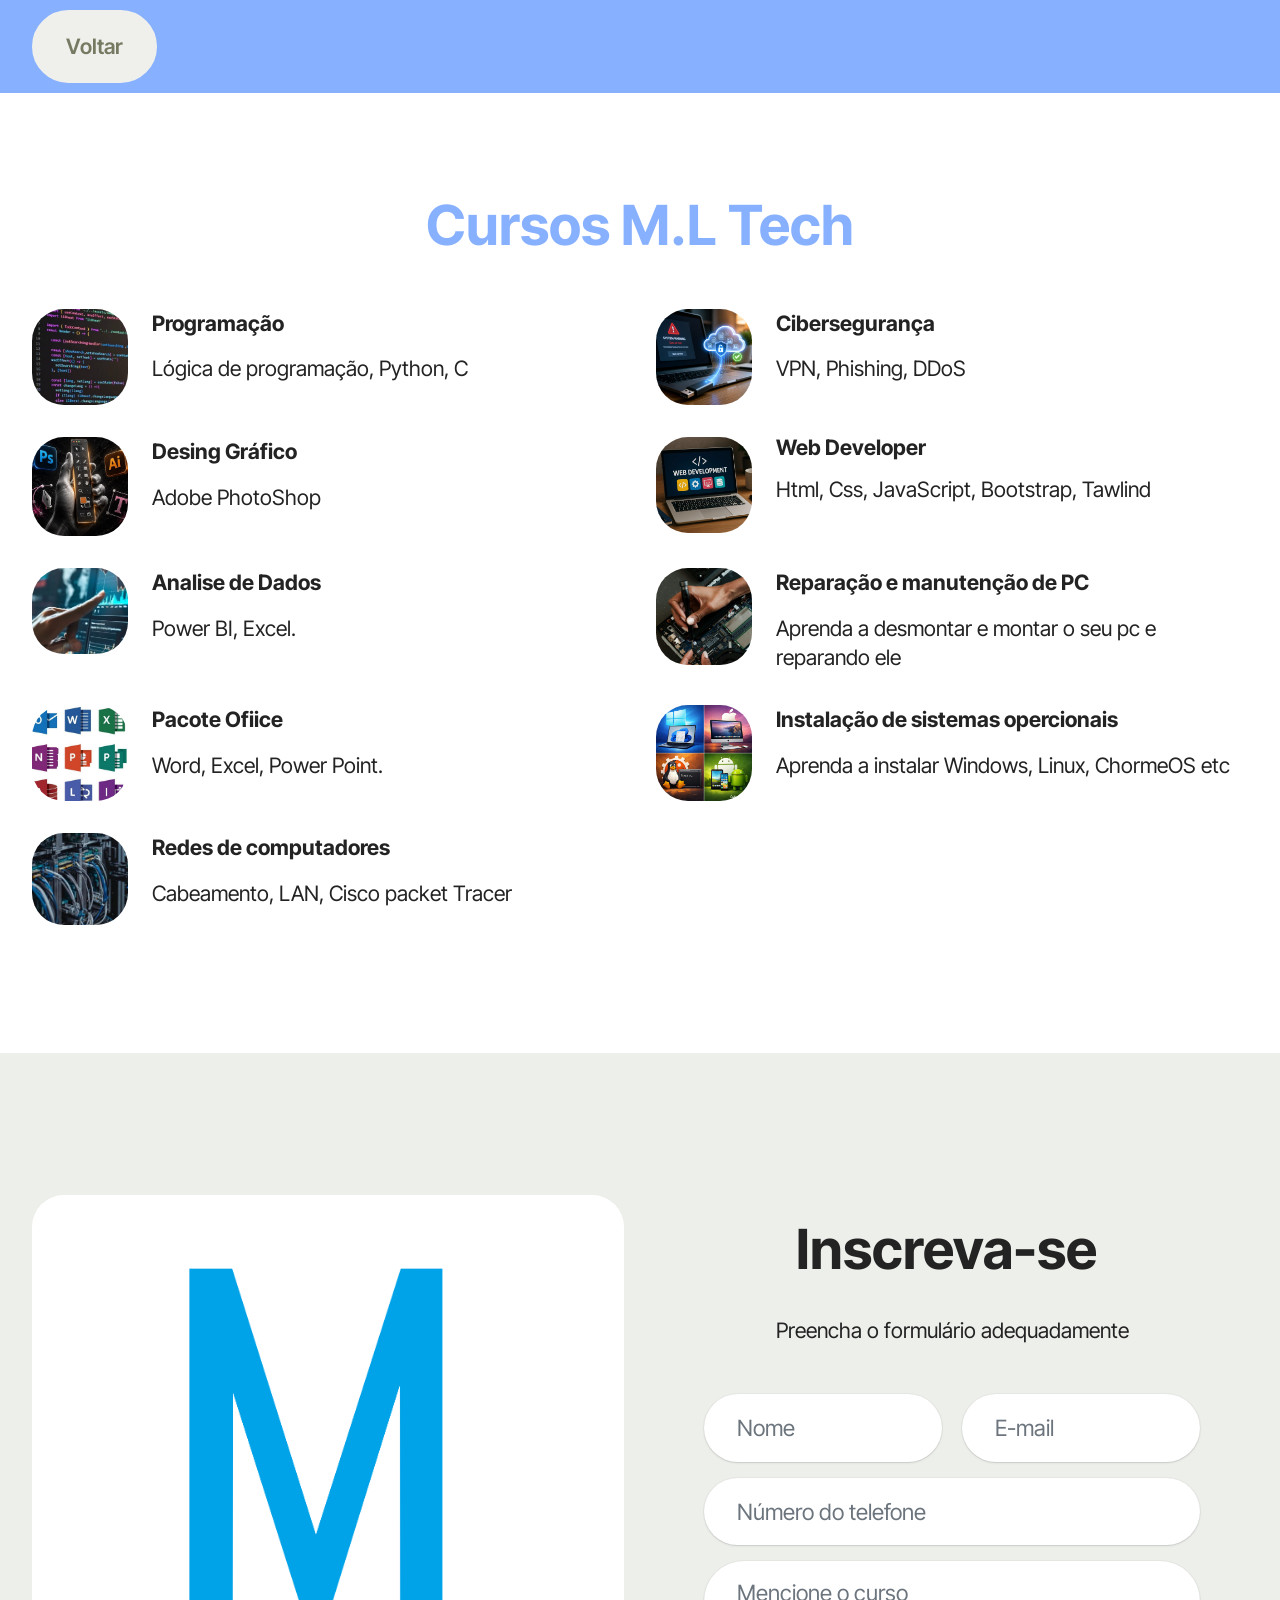
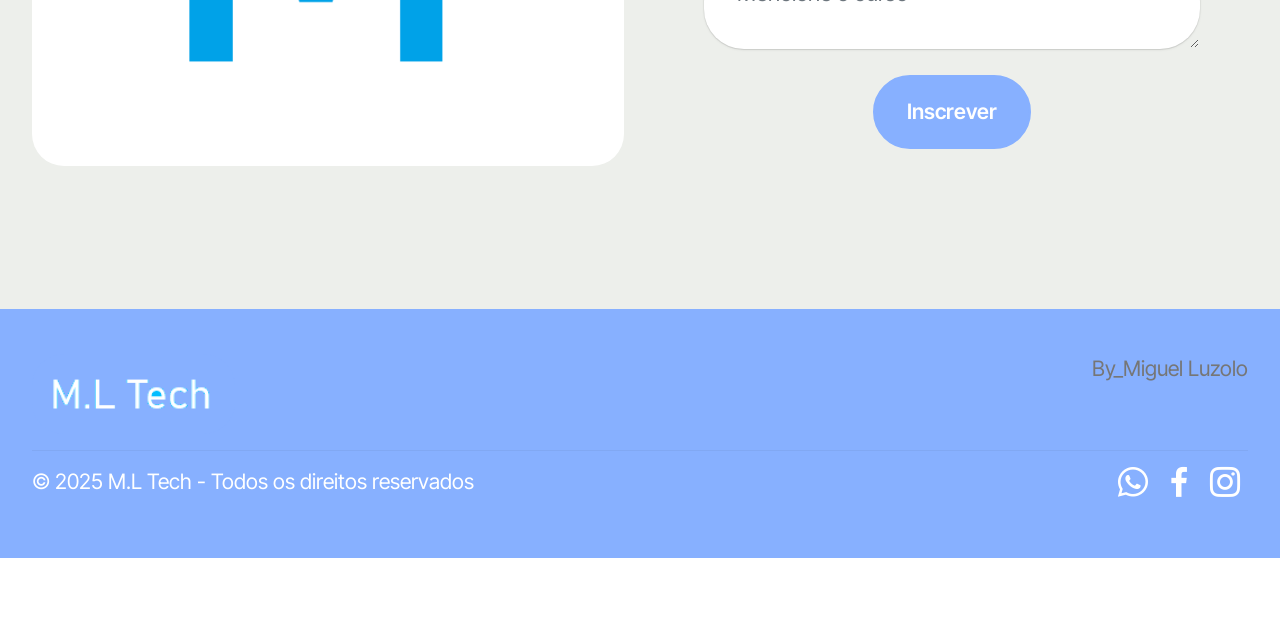
<file: curso.html>
<!DOCTYPE html>
<html  >
<head>
  <!-- Site made with Mobirise Website Builder v6.1.12, https://mobirise.com -->
  <meta charset="UTF-8">
  <meta http-equiv="X-UA-Compatible" content="IE=edge">
  <meta name="generator" content="Mobirise v6.1.12, mobirise.com">
  <meta name="viewport" content="width=device-width, initial-scale=1, minimum-scale=1">
  <link rel="shortcut icon" href="assets/images/m.l.png" type="image/x-icon">
  <meta name="description" content="Venha e inscreva-se para cursos">
  
  
  <title>Curso</title>
  <link rel="stylesheet" href="assets/bootstrap/css/bootstrap.min.css">
  <link rel="stylesheet" href="assets/animatecss/animate.css">
  <link rel="stylesheet" href="assets/socicon/css/styles.css">
  <link rel="stylesheet" href="assets/theme/css/style.css">
  <link rel="preload" href="https://fonts.googleapis.com/css?family=Inter+Tight:100,200,300,400,500,600,700,800,900,100i,200i,300i,400i,500i,600i,700i,800i,900i&display=swap" as="style" onload="this.onload=null;this.rel='stylesheet'">
  <noscript><link rel="stylesheet" href="https://fonts.googleapis.com/css?family=Inter+Tight:100,200,300,400,500,600,700,800,900,100i,200i,300i,400i,500i,600i,700i,800i,900i&display=swap"></noscript>
  <link rel="preload" as="style" href="assets/mobirise/css/mbr-additional.css?v=eyj5ot"><link rel="stylesheet" href="assets/mobirise/css/mbr-additional.css?v=eyj5ot" type="text/css">

  
  
  
</head>
<body>
  
  <section data-bs-version="5.1" class="content12 cid-vvHOHJ20ki" id="content12-21">
    
    <div class="container-fluid">
        <div class="row justify-content-center">
            <div class="col-md-12 col-lg-12">
                <div class="mbr-section-btn align-center"><a class="btn btn-white display-4" href="index.html#header2-c">Voltar</a></div>
            </div>
        </div>
    </div>
</section>

<section data-bs-version="5.1" class="features15 cid-vvHMcj0gsU" id="features015-1y">
	

	
	
	<div class="container">
		<div class="row justify-content-center">
			<div class="col-12 content-head">
				<div class="mbr-section-head mb-5">
					<h4 class="mbr-section-title mbr-fonts-style align-center mb-0 display-2"><strong>Cursos M.L Tech</strong></h4>
					
				</div>
			</div>
		</div>
		<div class="row">
			<div class="item features-without-image col-12 col-lg-6 active">
				<div class="item-wrapper">
					<div class="img-wrapper">
						<img src="assets/images/29ea7b408360524da8c7a97e16ec437a-2.jpeg" alt="Mobirise Website Builder">
					</div>
					<div class="card-box">
						<h4 class="card-title mbr-fonts-style mb-0 display-7"><strong>Programação</strong></h4>
						<h5 class="card-text mbr-fonts-style mt-3 display-7">
							<div>Lógica de programação, Python, C</div>
						</h5>
					</div>
				</div>
			</div>
			<div class="item features-without-image col-12 col-lg-6">
				<div class="item-wrapper">
					<div class="img-wrapper">
						<img src="assets/images/7e8d303eaf468371574ba31c09c6d447.jpg" alt="Mobirise Website Builder" data-slide-to="1" data-bs-slide-to="1">
					</div>
					<div class="card-box">
						<h4 class="card-title mbr-fonts-style mb-0 display-7"><strong>Cibersegurança</strong></h4>
						<h5 class="card-text mbr-fonts-style mt-3 display-7">VPN, Phishing, DDoS</h5>
					</div>
				</div>
			</div>
			<div class="item features-without-image col-12 col-lg-6">
				<div class="item-wrapper">
					<div class="img-wrapper">
						<img src="assets/images/c7a389048e2bcd7f0385c4a56b61593f.jpeg" alt="Mobirise Website Builder" data-bs-slide-to="2" data-slide-to="2">
					</div>
					<div class="card-box">
						<h4 class="card-title mbr-fonts-style mb-0 display-7"><strong>Desing Gráfico</strong></h4>
						<h5 class="card-text mbr-fonts-style mt-3 display-7">Adobe PhotoShop</h5>
					</div>
				</div>
			</div>
			<div class="item features-without-image col-12 col-lg-6">
				<div class="item-wrapper">
					<div class="img-wrapper">
						<img src="assets/images/ba7b745ef7c24ed27a46905260a324c5.jpg" alt="Mobirise Website Builder" data-slide-to="3" data-bs-slide-to="3">
					</div>
					<div class="card-box">
						<h4 class="card-title mbr-fonts-style mb-0 display-7"><p><strong>Web Developer</strong></p><p>
						</p></h4>
						<h5 class="card-text mbr-fonts-style mt-3 display-7">Html, Css, JavaScript, Bootstrap, Tawlind</h5>
					</div>
				</div>
			</div>
			<div class="item features-without-image col-12 col-lg-6">
				<div class="item-wrapper">
					<div class="img-wrapper">
						<img src="assets/images/3253ee0954569773f430926def883beb-1.jpeg" alt="Mobirise Website Builder" data-bs-slide-to="4" data-slide-to="4">
					</div>
					<div class="card-box">
						<h4 class="card-title mbr-fonts-style mb-0 display-7"><strong>Analise de Dados</strong></h4>
						<h5 class="card-text mbr-fonts-style mt-3 display-7">Power BI, Excel.</h5>
					</div>
				</div>
			</div>
			<div class="item features-without-image col-12 col-lg-6">
				<div class="item-wrapper">
					<div class="img-wrapper">
						<img src="assets/images/ba9828f1dedbac62fde7444b2aab978a.jpeg" alt="Mobirise Website Builder" data-slide-to="5" data-bs-slide-to="5">
					</div>
					<div class="card-box">
						<h4 class="card-title mbr-fonts-style mb-0 display-7"><strong>Reparação e manutenção de PC</strong></h4>
						<h5 class="card-text mbr-fonts-style mt-3 display-7">Aprenda a desmontar e montar o seu pc e reparando ele</h5>
					</div>
				</div>
			</div>

			<div class="item features-without-image col-12 col-lg-6">
				<div class="item-wrapper">
					<div class="img-wrapper">
						<img src="assets/images/e90042402d3b3175b084b44a51d853a5-4.jpeg" alt="Mobirise Website Builder" data-bs-slide-to="6" data-slide-to="6">
					</div>
					<div class="card-box">
						<h4 class="card-title mbr-fonts-style mb-0 display-7"><strong>Pacote Ofiice</strong></h4>
						<h5 class="card-text mbr-fonts-style mt-3 display-7">Word, Excel, Power Point.</h5>
					</div>
				</div>
			</div>
			<div class="item features-without-image col-12 col-lg-6">
				<div class="item-wrapper">
					<div class="img-wrapper">
						<img src="assets/images/a9cc77c73cd9726f43f4c12611c5b61d.jpg" alt="Mobirise Website Builder" data-bs-slide-to="9" data-slide-to="8">
					</div>
					<div class="card-box">
						<h4 class="card-title mbr-fonts-style mb-0 display-7"><strong>Instalação de sistemas opercionais</strong></h4>
						<h5 class="card-text mbr-fonts-style mt-3 display-7">Aprenda a instalar Windows, Linux, ChormeOS etc</h5>
					</div>
				</div>
			</div>
			<div class="item features-without-image col-12 col-lg-6">
				<div class="item-wrapper">
					<div class="img-wrapper">
						<img src="assets/images/c7fdc22fed8719c5c372a488df722fb7-5.jpeg" alt="Mobirise Website Builder" data-bs-slide-to="8" data-slide-to="9">
					</div>
					<div class="card-box">
						<h4 class="card-title mbr-fonts-style mb-0 display-7"><strong>Redes de computadores</strong></h4>
						<h5 class="card-text mbr-fonts-style mt-3 display-7">Cabeamento, LAN, Cisco packet Tracer</h5>
					</div>
				</div>
			</div>
		</div>
	</div>
</section>

<section data-bs-version="5.1" class="form03 cid-vvHMisuR4r" id="form03-20">
    

    

    <div class="container">
        <div class="row justify-content-center align-items-center main-row">
            <div class="col-12 col-lg item-wrapper">
                <div class="mbr-section-head mb-5">
                    <h3 class="mbr-section-title mbr-fonts-style align-center mb-0 display-2"><strong>Inscreva-se&nbsp;</strong></h3>
                    <h4 class="mbr-section-subtitle mbr-fonts-style align-center mb-0 mt-4 display-7">Preencha o formulário adequadamente</h4>
                </div>
                <div class="col-lg-12 mx-auto mbr-form" data-form-type="formoid">
                    <form action="https://mobirise.eu/" method="POST" class="mbr-form form-with-styler" data-form-title="Form Name"><input type="hidden" name="email" data-form-email="true" value="N+M6oTaDDYjtj4RiiNj6cZQvMork4Qh8OakzJxMo0NwQBTrkw5rPxrym74V9hGlVtrhALqAROXWG4qKRGCxNYmLGizyoKOq48ww/ZajsEsT/4TMbHht5c13mf+jEn9nf">
                        <div class="row">
                            <div hidden="hidden" data-form-alert="" class="alert alert-success col-12">Inscrição Submetida com sucesso!!</div>
                            <div hidden="hidden" data-form-alert-danger="" class="alert alert-danger col-12">
                                Oops...! Ocorreu um Problema!
                            </div>
                        </div>
                        <div class="dragArea row">
                            <div class="col-md col-sm-12 form-group mb-3 mb-3" data-for="name">
                                <input type="text" name="name" placeholder="Nome" data-form-field="name" class="form-control" value="" id="name-form03-20">
                            </div>
                            <div class="col-md col-sm-12 form-group mb-3 mb-3" data-for="email">
                                <input type="email" name="email" placeholder="E-mail" data-form-field="email" class="form-control" value="" id="email-form03-20">
                            </div>
                            <div class="col-12 form-group mb-3 mb-3" data-for="phone">
                                <input type="tel" name="phone" placeholder="Número do telefone" data-form-field="phone" class="form-control" value="" id="phone-form03-20">
                            </div>
                            <div class="col-12 form-group mb-3 mb-3" data-for="textarea">
                                <textarea name="textarea" placeholder="Mencione o curso" data-form-field="textarea" class="form-control" id="textarea-form03-20"></textarea>
                            </div>
                            <div class="col-auto align-center mbr-section-btn"><button type="submit" class="w-100 btn btn-primary display-7">Inscrever</button></div>
                        </div>
                    </form>
                </div>


            </div>
            <div class="col-12 col-lg-6">
                <div class="image-wrapper">
                    <img class="w-100" src="assets/images/foto-tipo-1.png" alt="Mobirise Website Builder">
                </div>
            </div>

        </div>
    </div>
</section>

<section data-bs-version="5.1" class="footer5 cid-vvG4gZLeLM" once="footers" id="footer5-1x">

    

    

    <div class="container">
        <div class="media-container-row">
            <div class="col-md-2 col-6">
                <div class="media-wrap">
                    <a href="index.html#top">
                        <img src="assets/images/oo-3.png" alt="M.L Tech">
                    </a>
                </div>
            </div>
            <div class="col-10 col-6">
                <p class="mbr-text align-right links mbr-fonts-style display-7">By_Miguel Luzolo</p>
            </div>
        </div>
        <!-- <div class="media-container-row">
            <div class="col-md-12"> -->
        <div class="footer-lower">
            <div class="media-container-row">
                <div class="col-md-12">
                    <hr>
                </div>
            </div>
            <div class="media-container-row">
                <div class="col-md-6 copyright">
                    <p class="mbr-text mbr-fonts-style display-7">
                        © 2025&nbsp;M.L Tech - Todos os direitos reservados</p>
                </div>
                <div class="col-md-6">
                    <div class="social-list align-right">
                        <div class="soc-item">
                            <a href="https://wa.me/244946093551" target="_blank">
                                <span class="mbr-iconfont mbr-iconfont-social socicon-whatsapp socicon" style="color: rgb(255, 255, 255); fill: rgb(255, 255, 255); font-size: 30px;"></span>
                            </a>
                        </div>
                        <div class="soc-item">
                            <a href="https://www.facebook.com/miguel.luzolo.oficial" target="_blank">
                                <span class="mbr-iconfont mbr-iconfont-social socicon-facebook socicon" style="color: rgb(255, 255, 255); fill: rgb(255, 255, 255); font-size: 30px;"></span>
                            </a>
                        </div>
                        
                        <div class="soc-item">
                            <a href="https://www.instagram.com/miguel_luzolo_oficial.08?stkn=MXR3NjBhNTA0YXU2aQ==" target="_blank">
                                <span class="mbr-iconfont mbr-iconfont-social socicon-instagram socicon" style="color: rgb(255, 255, 255); fill: rgb(255, 255, 255); font-size: 30px;"></span>
                            </a>
                        </div>
                        
                        
                    </div>
                </div>
            </div>
            <!-- </div>
            </div> -->
        </div>

    </div>
</section><section class="display-7" style="padding: 0;align-items: center;justify-content: center;flex-wrap: wrap;    align-content: center;display: flex;position: relative;height: 4rem;"><a href="https://mobiri.se/" style="flex: 1 1;height: 4rem;position: absolute;width: 100%;z-index: 1;"><img alt="" style="height: 4rem;" src="[data-uri]"></a><p style="margin: 0;text-align: center;" class="display-7">&#8204;</p><a style="z-index:1" href="https://mobirise.com/builder/ai-website-creator.html"></a></section><script src="assets/bootstrap/js/bootstrap.bundle.min.js"></script>  <script src="assets/smoothscroll/smooth-scroll.js"></script>  <script src="assets/ytplayer/index.js"></script>  <script src="assets/theme/js/script.js"></script>  <script src="assets/formoid/formoid.min.js"></script>  
  
  
 <div id="scrollToTop" class="scrollToTop mbr-arrow-up"><a style="text-align: center;"><i class="mbr-arrow-up-icon mbr-arrow-up-icon-cm cm-icon cm-icon-smallarrow-up"></i></a></div>
    <input name="animation" type="hidden">
  </body>
</html>
</file>
<file: assets/web/assets/mobirise-icons2/mobirise2.css>
@font-face {
  font-family: 'Moririse2';
  font-display: swap;
  src:  url('mobirise2.eot?f2bix4');
  src:  url('mobirise2.eot?f2bix4#iefix') format('embedded-opentype'),
    url('mobirise2.woff2?f2bix4') format('woff2'),
    url('mobirise2.woff?f2bix4') format('woff'),
    url('mobirise2.ttf?f2bix4') format('truetype'),
    url('mobirise2.svg?f2bix4#mobirise2') format('svg');
  font-weight: normal;
  font-style: normal;
}

[class^="mobi-"], [class*=" mobi-"] {
  /* use !important to prevent issues with browser extensions that change fonts */
  font-family: 'Moririse2' !important;
  speak: none;
  font-style: normal;
  font-weight: normal;
  font-variant: normal;
  text-transform: none;
  line-height: 1;

  /* Better Font Rendering =========== */
  -webkit-font-smoothing: antialiased;
  -moz-osx-font-smoothing: grayscale;
}

.mobi-mbri-add-submenu:before {
  content: "\e900";
}
.mobi-mbri-alert:before {
  content: "\e901";
}
.mobi-mbri-align-center:before {
  content: "\e902";
}
.mobi-mbri-align-justify:before {
  content: "\e903";
}
.mobi-mbri-align-left:before {
  content: "\e904";
}
.mobi-mbri-align-right:before {
  content: "\e905";
}
.mobi-mbri-android:before {
  content: "\e906";
}
.mobi-mbri-apple:before {
  content: "\e907";
}
.mobi-mbri-arrow-down:before {
  content: "\e908";
}
.mobi-mbri-arrow-next:before {
  content: "\e909";
}
.mobi-mbri-arrow-prev:before {
  content: "\e90a";
}
.mobi-mbri-arrow-up:before {
  content: "\e90b";
}
.mobi-mbri-bold:before {
  content: "\e90c";
}
.mobi-mbri-bookmark:before {
  content: "\e90d";
}
.mobi-mbri-bootstrap:before {
  content: "\e90e";
}
.mobi-mbri-briefcase:before {
  content: "\e90f";
}
.mobi-mbri-browse:before {
  content: "\e910";
}
.mobi-mbri-bulleted-list:before {
  content: "\e911";
}
.mobi-mbri-calendar:before {
  content: "\e912";
}
.mobi-mbri-camera:before {
  content: "\e913";
}
.mobi-mbri-cart-add:before {
  content: "\e914";
}
.mobi-mbri-cart-full:before {
  content: "\e915";
}
.mobi-mbri-cash:before {
  content: "\e916";
}
.mobi-mbri-change-style:before {
  content: "\e917";
}
.mobi-mbri-chat:before {
  content: "\e918";
}
.mobi-mbri-clock:before {
  content: "\e919";
}
.mobi-mbri-close:before {
  content: "\e91a";
}
.mobi-mbri-cloud:before {
  content: "\e91b";
}
.mobi-mbri-code:before {
  content: "\e91c";
}
.mobi-mbri-contact-form:before {
  content: "\e91d";
}
.mobi-mbri-credit-card:before {
  content: "\e91e";
}
.mobi-mbri-cursor-click:before {
  content: "\e91f";
}
.mobi-mbri-cust-feedback:before {
  content: "\e920";
}
.mobi-mbri-database:before {
  content: "\e921";
}
.mobi-mbri-delivery:before {
  content: "\e922";
}
.mobi-mbri-desktop:before {
  content: "\e923";
}
.mobi-mbri-devices:before {
  content: "\e924";
}
.mobi-mbri-down:before {
  content: "\e925";
}
.mobi-mbri-download-2:before {
  content: "\e926";
}
.mobi-mbri-download:before {
  content: "\e927";
}
.mobi-mbri-drag-n-drop-2:before {
  content: "\e928";
}
.mobi-mbri-drag-n-drop:before {
  content: "\e929";
}
.mobi-mbri-edit-2:before {
  content: "\e92a";
}
.mobi-mbri-edit:before {
  content: "\e92b";
}
.mobi-mbri-error:before {
  content: "\e92c";
}
.mobi-mbri-extension:before {
  content: "\e92d";
}
.mobi-mbri-features:before {
  content: "\e92e";
}
.mobi-mbri-file:before {
  content: "\e92f";
}
.mobi-mbri-flag:before {
  content: "\e930";
}
.mobi-mbri-folder:before {
  content: "\e931";
}
.mobi-mbri-gift:before {
  content: "\e932";
}
.mobi-mbri-github:before {
  content: "\e933";
}
.mobi-mbri-globe-2:before {
  content: "\e934";
}
.mobi-mbri-globe:before {
  content: "\e935";
}
.mobi-mbri-growing-chart:before {
  content: "\e936";
}
.mobi-mbri-hearth:before {
  content: "\e937";
}
.mobi-mbri-help:before {
  content: "\e938";
}
.mobi-mbri-home:before {
  content: "\e939";
}
.mobi-mbri-hot-cup:before {
  content: "\e93a";
}
.mobi-mbri-idea:before {
  content: "\e93b";
}
.mobi-mbri-image-gallery:before {
  content: "\e93c";
}
.mobi-mbri-image-slider:before {
  content: "\e93d";
}
.mobi-mbri-info:before {
  content: "\e93e";
}
.mobi-mbri-italic:before {
  content: "\e93f";
}
.mobi-mbri-key:before {
  content: "\e940";
}
.mobi-mbri-laptop:before {
  content: "\e941";
}
.mobi-mbri-layers:before {
  content: "\e942";
}
.mobi-mbri-left-right:before {
  content: "\e943";
}
.mobi-mbri-left:before {
  content: "\e944";
}
.mobi-mbri-letter:before {
  content: "\e945";
}
.mobi-mbri-like:before {
  content: "\e946";
}
.mobi-mbri-link:before {
  content: "\e947";
}
.mobi-mbri-lock:before {
  content: "\e948";
}
.mobi-mbri-login:before {
  content: "\e949";
}
.mobi-mbri-logout:before {
  content: "\e94a";
}
.mobi-mbri-magic-stick:before {
  content: "\e94b";
}
.mobi-mbri-map-pin:before {
  content: "\e94c";
}
.mobi-mbri-menu:before {
  content: "\e94d";
}
.mobi-mbri-mobile-2:before {
  content: "\e94e";
}
.mobi-mbri-mobile-horizontal:before {
  content: "\e94f";
}
.mobi-mbri-mobile:before {
  content: "\e950";
}
.mobi-mbri-mobirise:before {
  content: "\e951";
}
.mobi-mbri-more-horizontal:before {
  content: "\e952";
}
.mobi-mbri-more-vertical:before {
  content: "\e953";
}
.mobi-mbri-music:before {
  content: "\e954";
}
.mobi-mbri-new-file:before {
  content: "\e955";
}
.mobi-mbri-numbered-list:before {
  content: "\e956";
}
.mobi-mbri-opened-folder:before {
  content: "\e957";
}
.mobi-mbri-pages:before {
  content: "\e958";
}
.mobi-mbri-paper-plane:before {
  content: "\e959";
}
.mobi-mbri-paperclip:before {
  content: "\e95a";
}
.mobi-mbri-phone:before {
  content: "\e95b";
}
.mobi-mbri-photo:before {
  content: "\e95c";
}
.mobi-mbri-photos:before {
  content: "\e95d";
}
.mobi-mbri-pin:before {
  content: "\e95e";
}
.mobi-mbri-play:before {
  content: "\e95f";
}
.mobi-mbri-plus:before {
  content: "\e960";
}
.mobi-mbri-preview:before {
  content: "\e961";
}
.mobi-mbri-print:before {
  content: "\e962";
}
.mobi-mbri-protect:before {
  content: "\e963";
}
.mobi-mbri-question:before {
  content: "\e964";
}
.mobi-mbri-quote-left:before {
  content: "\e965";
}
.mobi-mbri-quote-right:before {
  content: "\e966";
}
.mobi-mbri-redo:before {
  content: "\e967";
}
.mobi-mbri-refresh:before {
  content: "\e968";
}
.mobi-mbri-responsive-2:before {
  content: "\e969";
}
.mobi-mbri-responsive:before {
  content: "\e96a";
}
.mobi-mbri-right:before {
  content: "\e96b";
}
.mobi-mbri-rocket:before {
  content: "\e96c";
}
.mobi-mbri-sad-face:before {
  content: "\e96d";
}
.mobi-mbri-sale:before {
  content: "\e96e";
}
.mobi-mbri-save:before {
  content: "\e96f";
}
.mobi-mbri-search:before {
  content: "\e970";
}
.mobi-mbri-setting-2:before {
  content: "\e971";
}
.mobi-mbri-setting-3:before {
  content: "\e972";
}
.mobi-mbri-setting:before {
  content: "\e973";
}
.mobi-mbri-share:before {
  content: "\e974";
}
.mobi-mbri-shopping-bag:before {
  content: "\e975";
}
.mobi-mbri-shopping-basket:before {
  content: "\e976";
}
.mobi-mbri-shopping-cart:before {
  content: "\e977";
}
.mobi-mbri-sites:before {
  content: "\e978";
}
.mobi-mbri-smile-face:before {
  content: "\e979";
}
.mobi-mbri-speed:before {
  content: "\e97a";
}
.mobi-mbri-star:before {
  content: "\e97b";
}
.mobi-mbri-success:before {
  content: "\e97c";
}
.mobi-mbri-sun:before {
  content: "\e97d";
}
.mobi-mbri-sun2:before {
  content: "\e97e";
}
.mobi-mbri-tablet-vertical:before {
  content: "\e97f";
}
.mobi-mbri-tablet:before {
  content: "\e980";
}
.mobi-mbri-target:before {
  content: "\e981";
}
.mobi-mbri-timer:before {
  content: "\e982";
}
.mobi-mbri-to-ftp:before {
  content: "\e983";
}
.mobi-mbri-to-local-drive:before {
  content: "\e984";
}
.mobi-mbri-touch-swipe:before {
  content: "\e985";
}
.mobi-mbri-touch:before {
  content: "\e986";
}
.mobi-mbri-trash:before {
  content: "\e987";
}
.mobi-mbri-underline:before {
  content: "\e988";
}
.mobi-mbri-undo:before {
  content: "\e989";
}
.mobi-mbri-unlink:before {
  content: "\e98a";
}
.mobi-mbri-unlock:before {
  content: "\e98b";
}
.mobi-mbri-up-down:before {
  content: "\e98c";
}
.mobi-mbri-up:before {
  content: "\e98d";
}
.mobi-mbri-update:before {
  content: "\e98e";
}
.mobi-mbri-upload-2:before {
  content: "\e98f";
}
.mobi-mbri-upload:before {
  content: "\e990";
}
.mobi-mbri-user-2:before {
  content: "\e991";
}
.mobi-mbri-user:before {
  content: "\e992";
}
.mobi-mbri-users:before {
  content: "\e993";
}
.mobi-mbri-video-play:before {
  content: "\e994";
}
.mobi-mbri-video:before {
  content: "\e995";
}
.mobi-mbri-watch:before {
  content: "\e996";
}
.mobi-mbri-website-theme-2:before {
  content: "\e997";
}
.mobi-mbri-website-theme:before {
  content: "\e998";
}
.mobi-mbri-wifi:before {
  content: "\e999";
}
.mobi-mbri-windows:before {
  content: "\e99a";
}
.mobi-mbri-zoom-in:before {
  content: "\e99b";
}
.mobi-mbri-zoom-out:before {
  content: "\e99c";
}
</file>
<file: assets/web/assets/mobirise-icons-bold/mobirise-icons-bold.css>
@font-face {
  font-family: 'mobirise-icons-bold';
  font-display: swap;
  src:  url('mobirise-icons-bold.eot?m1l4yr');
  src:  url('mobirise-icons-bold.eot?m1l4yr#iefix') format('embedded-opentype'),
    url('mobirise-icons-bold.woff2?m1l4yr') format('woff2'),
    url('mobirise-icons-bold.woff?m1l4yr') format('woff'),
    url('mobirise-icons-bold.ttf?m1l4yr') format('truetype'),
    url('mobirise-icons-bold.svg?m1l4yr#mobirise-icons-bold') format('svg');
  font-weight: normal;
  font-style: normal;
}

[class^="mbrib-"], [class*="mbrib-"] {
  /* use !important to prevent issues with browser extensions that change fonts */
  font-family: 'mobirise-icons-bold' !important;
  speak: none;
  font-style: normal;
  font-weight: normal;
  font-variant: normal;
  text-transform: none;
  line-height: 1;

  /* Better Font Rendering =========== */
  -webkit-font-smoothing: antialiased;
  -moz-osx-font-smoothing: grayscale;
}

.mbrib-add-submenu:before {
  content: "\e900";
}
.mbrib-alert:before {
  content: "\e901";
}
.mbrib-align-center:before {
  content: "\e902";
}
.mbrib-align-justify:before {
  content: "\e903";
}
.mbrib-align-left:before {
  content: "\e904";
}
.mbrib-align-right:before {
  content: "\e905";
}
.mbrib-android:before {
  content: "\e906";
}
.mbrib-apple:before {
  content: "\e907";
}
.mbrib-arrow-down:before {
  content: "\e908";
}
.mbrib-arrow-next:before {
  content: "\e909";
}
.mbrib-arrow-prev:before {
  content: "\e90a";
}
.mbrib-arrow-up:before {
  content: "\e90b";
}
.mbrib-bold:before {
  content: "\e90c";
}
.mbrib-bookmark:before {
  content: "\e90d";
}
.mbrib-bootstrap:before {
  content: "\e90e";
}
.mbrib-briefcase:before {
  content: "\e90f";
}
.mbrib-browse:before {
  content: "\e910";
}
.mbrib-bulleted-list:before {
  content: "\e911";
}
.mbrib-calendar:before {
  content: "\e912";
}
.mbrib-camera:before {
  content: "\e913";
}
.mbrib-cart-add:before {
  content: "\e914";
}
.mbrib-cart-full:before {
  content: "\e915";
}
.mbrib-cash:before {
  content: "\e916";
}
.mbrib-change-style:before {
  content: "\e917";
}
.mbrib-chat:before {
  content: "\e918";
}
.mbrib-clock:before {
  content: "\e919";
}
.mbrib-close:before {
  content: "\e91a";
}
.mbrib-cloud:before {
  content: "\e91b";
}
.mbrib-code:before {
  content: "\e91c";
}
.mbrib-contact-form:before {
  content: "\e91d";
}
.mbrib-credit-card:before {
  content: "\e91e";
}
.mbrib-cursor-click:before {
  content: "\e91f";
}
.mbrib-cust-feedback:before {
  content: "\e920";
}
.mbrib-database:before {
  content: "\e921";
}
.mbrib-delivery:before {
  content: "\e922";
}
.mbrib-desktop:before {
  content: "\e923";
}
.mbrib-devices:before {
  content: "\e924";
}
.mbrib-down:before {
  content: "\e925";
}
.mbrib-download:before {
  content: "\e926";
}
.mbrib-drag-n-drop:before {
  content: "\e927";
}
.mbrib-drag-n-drop2:before {
  content: "\e928";
}
.mbrib-edit:before {
  content: "\e929";
}
.mbrib-edit2:before {
  content: "\e92a";
}
.mbrib-error:before {
  content: "\e92b";
}
.mbrib-extension:before {
  content: "\e92c";
}
.mbrib-features:before {
  content: "\e92d";
}
.mbrib-file:before {
  content: "\e92e";
}
.mbrib-flag:before {
  content: "\e92f";
}
.mbrib-folder:before {
  content: "\e930";
}
.mbrib-gift:before {
  content: "\e931";
}
.mbrib-github:before {
  content: "\e932";
}
.mbrib-globe-2:before {
  content: "\e933";
}
.mbrib-globe:before {
  content: "\e934";
}
.mbrib-growing-chart:before {
  content: "\e935";
}
.mbrib-hearth:before {
  content: "\e936";
}
.mbrib-help:before {
  content: "\e937";
}
.mbrib-home:before {
  content: "\e938";
}
.mbrib-hot-cup:before {
  content: "\e939";
}
.mbrib-idea:before {
  content: "\e93a";
}
.mbrib-image-gallery:before {
  content: "\e93b";
}
.mbrib-image-slider:before {
  content: "\e93c";
}
.mbrib-info:before {
  content: "\e93d";
}
.mbrib-italic:before {
  content: "\e93e";
}
.mbrib-key:before {
  content: "\e93f";
}
.mbrib-laptop:before {
  content: "\e940";
}
.mbrib-layers:before {
  content: "\e941";
}
.mbrib-left-right:before {
  content: "\e942";
}
.mbrib-left:before {
  content: "\e943";
}
.mbrib-letter:before {
  content: "\e944";
}
.mbrib-like:before {
  content: "\e945";
}
.mbrib-link:before {
  content: "\e946";
}
.mbrib-lock:before {
  content: "\e947";
}
.mbrib-login:before {
  content: "\e948";
}
.mbrib-logout:before {
  content: "\e949";
}
.mbrib-magic-stick:before {
  content: "\e94a";
}
.mbrib-map-pin:before {
  content: "\e94b";
}
.mbrib-menu:before {
  content: "\e94c";
}
.mbrib-mobile:before {
  content: "\e94d";
}
.mbrib-mobile2:before {
  content: "\e94e";
}
.mbrib-mobirise:before {
  content: "\e94f";
}
.mbrib-more-horizontal:before {
  content: "\e950";
}
.mbrib-more-vertical:before {
  content: "\e951";
}
.mbrib-music:before {
  content: "\e952";
}
.mbrib-new-file:before {
  content: "\e953";
}
.mbrib-numbered-list:before {
  content: "\e954";
}
.mbrib-opened-folder:before {
  content: "\e955";
}
.mbrib-pages:before {
  content: "\e956";
}
.mbrib-paper-plane:before {
  content: "\e957";
}
.mbrib-paperclip:before {
  content: "\e958";
}
.mbrib-photo:before {
  content: "\e959";
}
.mbrib-photos:before {
  content: "\e95a";
}
.mbrib-pin:before {
  content: "\e95b";
}
.mbrib-play:before {
  content: "\e95c";
}
.mbrib-plus:before {
  content: "\e95d";
}
.mbrib-preview:before {
  content: "\e95e";
}
.mbrib-print:before {
  content: "\e95f";
}
.mbrib-protect:before {
  content: "\e960";
}
.mbrib-question:before {
  content: "\e961";
}
.mbrib-quote-left:before {
  content: "\e962";
}
.mbrib-quote-right:before {
  content: "\e963";
}
.mbrib-redo:before {
  content: "\e964";
}
.mbrib-refresh:before {
  content: "\e965";
}
.mbrib-responsive:before {
  content: "\e966";
}
.mbrib-right:before {
  content: "\e967";
}
.mbrib-rocket:before {
  content: "\e968";
}
.mbrib-sad-face:before {
  content: "\e969";
}
.mbrib-sale:before {
  content: "\e96a";
}
.mbrib-save:before {
  content: "\e96b";
}
.mbrib-search:before {
  content: "\e96c";
}
.mbrib-setting:before {
  content: "\e96d";
}
.mbrib-setting2:before {
  content: "\e96e";
}
.mbrib-setting3:before {
  content: "\e96f";
}
.mbrib-share:before {
  content: "\e970";
}
.mbrib-shopping-bag:before {
  content: "\e971";
}
.mbrib-shopping-basket:before {
  content: "\e972";
}
.mbrib-shopping-cart:before {
  content: "\e973";
}
.mbrib-sites:before {
  content: "\e974";
}
.mbrib-smile-face:before {
  content: "\e975";
}
.mbrib-speed:before {
  content: "\e976";
}
.mbrib-star:before {
  content: "\e977";
}
.mbrib-success:before {
  content: "\e978";
}
.mbrib-sun:before {
  content: "\e979";
}
.mbrib-sun2:before {
  content: "\e97a";
}
.mbrib-tablet-vertical:before {
  content: "\e97b";
}
.mbrib-tablet:before {
  content: "\e97c";
}
.mbrib-target:before {
  content: "\e97d";
}
.mbrib-timer:before {
  content: "\e97e";
}
.mbrib-to-ftp:before {
  content: "\e97f";
}
.mbrib-to-local-drive:before {
  content: "\e980";
}
.mbrib-touch-swipe:before {
  content: "\e981";
}
.mbrib-touch:before {
  content: "\e982";
}
.mbrib-trash:before {
  content: "\e983";
}
.mbrib-underline:before {
  content: "\e984";
}
.mbrib-undo:before {
  content: "\e985";
}
.mbrib-unlink:before {
  content: "\e986";
}
.mbrib-unlock:before {
  content: "\e987";
}
.mbrib-up-down:before {
  content: "\e988";
}
.mbrib-up:before {
  content: "\e989";
}
.mbrib-update:before {
  content: "\e98a";
}
.mbrib-upload:before {
  content: "\e98b";
}
.mbrib-user:before {
  content: "\e98c";
}
.mbrib-user2:before {
  content: "\e98d";
}
.mbrib-users:before {
  content: "\e98e";
}
.mbrib-video-play:before {
  content: "\e98f";
}
.mbrib-video:before {
  content: "\e990";
}
.mbrib-watch:before {
  content: "\e991";
}
.mbrib-website-theme:before {
  content: "\e992";
}
.mbrib-wifi:before {
  content: "\e993";
}
.mbrib-windows:before {
  content: "\e994";
}
.mbrib-zoom-out:before {
  content: "\e995";
}
</file>
<file: assets/web/assets/mobirise-icons/mobirise-icons.css>
@font-face {
  font-family: 'MobiriseIcons';
  src:  url('mobirise-icons.eot?spat4u');
  src:  url('mobirise-icons.eot?spat4u#iefix') format('embedded-opentype'),
    url('mobirise-icons.woff2?spat4u') format('woff2'),
    url('mobirise-icons.woff?spat4u') format('woff'),
    url('mobirise-icons.ttf?spat4u') format('truetype'),
    url('mobirise-icons.svg?spat4u#MobiriseIcons') format('svg');
  font-weight: normal;
  font-style: normal;
  font-display: swap;
}

[class^="mbri-"], [class*=" mbri-"] {
  /* use !important to prevent issues with browser extensions that change fonts */
  font-family: MobiriseIcons !important;
  speak: none;
  font-style: normal;
  font-weight: normal;
  font-variant: normal;
  text-transform: none;
  line-height: 1;

  /* Better Font Rendering =========== */
  -webkit-font-smoothing: antialiased;
  -moz-osx-font-smoothing: grayscale;
}

.mbri-add-submenu:before {
  content: "\e900";
}
.mbri-alert:before {
  content: "\e901";
}
.mbri-align-center:before {
  content: "\e902";
}
.mbri-align-justify:before {
  content: "\e903";
}
.mbri-align-left:before {
  content: "\e904";
}
.mbri-align-right:before {
  content: "\e905";
}
.mbri-android:before {
  content: "\e906";
}
.mbri-apple:before {
  content: "\e907";
}
.mbri-arrow-down:before {
  content: "\e908";
}
.mbri-arrow-next:before {
  content: "\e909";
}
.mbri-arrow-prev:before {
  content: "\e90a";
}
.mbri-arrow-up:before {
  content: "\e90b";
}
.mbri-bold:before {
  content: "\e90c";
}
.mbri-bookmark:before {
  content: "\e90d";
}
.mbri-bootstrap:before {
  content: "\e90e";
}
.mbri-briefcase:before {
  content: "\e90f";
}
.mbri-browse:before {
  content: "\e910";
}
.mbri-bulleted-list:before {
  content: "\e911";
}
.mbri-calendar:before {
  content: "\e912";
}
.mbri-camera:before {
  content: "\e913";
}
.mbri-cart-add:before {
  content: "\e914";
}
.mbri-cart-full:before {
  content: "\e915";
}
.mbri-cash:before {
  content: "\e916";
}
.mbri-change-style:before {
  content: "\e917";
}
.mbri-chat:before {
  content: "\e918";
}
.mbri-clock:before {
  content: "\e919";
}
.mbri-close:before {
  content: "\e91a";
}
.mbri-cloud:before {
  content: "\e91b";
}
.mbri-code:before {
  content: "\e91c";
}
.mbri-contact-form:before {
  content: "\e91d";
}
.mbri-credit-card:before {
  content: "\e91e";
}
.mbri-cursor-click:before {
  content: "\e91f";
}
.mbri-cust-feedback:before {
  content: "\e920";
}
.mbri-database:before {
  content: "\e921";
}
.mbri-delivery:before {
  content: "\e922";
}
.mbri-desktop:before {
  content: "\e923";
}
.mbri-devices:before {
  content: "\e924";
}
.mbri-down:before {
  content: "\e925";
}
.mbri-download:before {
  content: "\e989";
}
.mbri-drag-n-drop:before {
  content: "\e927";
}
.mbri-drag-n-drop2:before {
  content: "\e928";
}
.mbri-edit:before {
  content: "\e929";
}
.mbri-edit2:before {
  content: "\e92a";
}
.mbri-error:before {
  content: "\e92b";
}
.mbri-extension:before {
  content: "\e92c";
}
.mbri-features:before {
  content: "\e92d";
}
.mbri-file:before {
  content: "\e92e";
}
.mbri-flag:before {
  content: "\e92f";
}
.mbri-folder:before {
  content: "\e930";
}
.mbri-gift:before {
  content: "\e931";
}
.mbri-github:before {
  content: "\e932";
}
.mbri-globe:before {
  content: "\e933";
}
.mbri-globe-2:before {
  content: "\e934";
}
.mbri-growing-chart:before {
  content: "\e935";
}
.mbri-hearth:before {
  content: "\e936";
}
.mbri-help:before {
  content: "\e937";
}
.mbri-home:before {
  content: "\e938";
}
.mbri-hot-cup:before {
  content: "\e939";
}
.mbri-idea:before {
  content: "\e93a";
}
.mbri-image-gallery:before {
  content: "\e93b";
}
.mbri-image-slider:before {
  content: "\e93c";
}
.mbri-info:before {
  content: "\e93d";
}
.mbri-italic:before {
  content: "\e93e";
}
.mbri-key:before {
  content: "\e93f";
}
.mbri-laptop:before {
  content: "\e940";
}
.mbri-layers:before {
  content: "\e941";
}
.mbri-left-right:before {
  content: "\e942";
}
.mbri-left:before {
  content: "\e943";
}
.mbri-letter:before {
  content: "\e944";
}
.mbri-like:before {
  content: "\e945";
}
.mbri-link:before {
  content: "\e946";
}
.mbri-lock:before {
  content: "\e947";
}
.mbri-login:before {
  content: "\e948";
}
.mbri-logout:before {
  content: "\e949";
}
.mbri-magic-stick:before {
  content: "\e94a";
}
.mbri-map-pin:before {
  content: "\e94b";
}
.mbri-menu:before {
  content: "\e94c";
}
.mbri-mobile:before {
  content: "\e94d";
}
.mbri-mobile2:before {
  content: "\e94e";
}
.mbri-mobirise:before {
  content: "\e94f";
}
.mbri-more-horizontal:before {
  content: "\e950";
}
.mbri-more-vertical:before {
  content: "\e951";
}
.mbri-music:before {
  content: "\e952";
}
.mbri-new-file:before {
  content: "\e953";
}
.mbri-numbered-list:before {
  content: "\e954";
}
.mbri-opened-folder:before {
  content: "\e955";
}
.mbri-pages:before {
  content: "\e956";
}
.mbri-paper-plane:before {
  content: "\e957";
}
.mbri-paperclip:before {
  content: "\e958";
}
.mbri-photo:before {
  content: "\e959";
}
.mbri-photos:before {
  content: "\e95a";
}
.mbri-pin:before {
  content: "\e95b";
}
.mbri-play:before {
  content: "\e95c";
}
.mbri-plus:before {
  content: "\e95d";
}
.mbri-preview:before {
  content: "\e95e";
}
.mbri-print:before {
  content: "\e95f";
}
.mbri-protect:before {
  content: "\e960";
}
.mbri-question:before {
  content: "\e961";
}
.mbri-quote-left:before {
  content: "\e962";
}
.mbri-quote-right:before {
  content: "\e963";
}
.mbri-refresh:before {
  content: "\e964";
}
.mbri-responsive:before {
  content: "\e965";
}
.mbri-right:before {
  content: "\e966";
}
.mbri-rocket:before {
  content: "\e967";
}
.mbri-sad-face:before {
  content: "\e968";
}
.mbri-sale:before {
  content: "\e969";
}
.mbri-save:before {
  content: "\e96a";
}
.mbri-search:before {
  content: "\e96b";
}
.mbri-setting:before {
  content: "\e96c";
}
.mbri-setting2:before {
  content: "\e96d";
}
.mbri-setting3:before {
  content: "\e96e";
}
.mbri-share:before {
  content: "\e96f";
}
.mbri-shopping-bag:before {
  content: "\e970";
}
.mbri-shopping-basket:before {
  content: "\e971";
}
.mbri-shopping-cart:before {
  content: "\e972";
}
.mbri-sites:before {
  content: "\e973";
}
.mbri-smile-face:before {
  content: "\e974";
}
.mbri-speed:before {
  content: "\e975";
}
.mbri-star:before {
  content: "\e976";
}
.mbri-success:before {
  content: "\e977";
}
.mbri-sun:before {
  content: "\e978";
}
.mbri-sun2:before {
  content: "\e979";
}
.mbri-tablet:before {
  content: "\e97a";
}
.mbri-tablet-vertical:before {
  content: "\e97b";
}
.mbri-target:before {
  content: "\e97c";
}
.mbri-timer:before {
  content: "\e97d";
}
.mbri-to-ftp:before {
  content: "\e97e";
}
.mbri-to-local-drive:before {
  content: "\e97f";
}
.mbri-touch-swipe:before {
  content: "\e980";
}
.mbri-touch:before {
  content: "\e981";
}
.mbri-trash:before {
  content: "\e982";
}
.mbri-underline:before {
  content: "\e983";
}
.mbri-unlink:before {
  content: "\e984";
}
.mbri-unlock:before {
  content: "\e985";
}
.mbri-up-down:before {
  content: "\e986";
}
.mbri-up:before {
  content: "\e987";
}
.mbri-update:before {
  content: "\e988";
}
.mbri-upload:before {
 content: "\e926"; 
}
.mbri-user:before {
  content: "\e98a";
}
.mbri-user2:before {
  content: "\e98b";
}
.mbri-users:before {
  content: "\e98c";
}
.mbri-video:before {
  content: "\e98d";
}
.mbri-video-play:before {
  content: "\e98e";
}
.mbri-watch:before {
  content: "\e98f";
}
.mbri-website-theme:before {
  content: "\e990";
}
.mbri-wifi:before {
  content: "\e991";
}
.mbri-windows:before {
  content: "\e992";
}
.mbri-zoom-out:before {
  content: "\e993";
}
.mbri-redo:before {
  content: "\e994";
}
.mbri-undo:before {
  content: "\e995";
}
</file>
<file: assets/dropdown/css/style.css>
.navbar-dropdown {
  left: 0;
  padding: 0;
  position: absolute;
  right: 0;
  top: 0;
  transition: all 0.45s ease;
  z-index: 1030;
  background: #282828; }
  .navbar-dropdown .navbar-logo {
    margin-right: 0.8rem;
    transition: margin 0.3s ease-in-out;
    vertical-align: middle; }
    .navbar-dropdown .navbar-logo img {
      height: 3.125rem;
      transition: all 0.3s ease-in-out; }
    .navbar-dropdown .navbar-logo.mbr-iconfont {
      font-size: 3.125rem;
      line-height: 3.125rem; }
  .navbar-dropdown .navbar-caption {
    font-weight: 700;
    white-space: normal;
    vertical-align: -4px;
    line-height: 3.125rem !important; }
    .navbar-dropdown .navbar-caption, .navbar-dropdown .navbar-caption:hover {
      color: inherit;
      text-decoration: none; }
  .navbar-dropdown .mbr-iconfont + .navbar-caption {
    vertical-align: -1px; }
  .navbar-dropdown.navbar-fixed-top {
    position: fixed; }
  .navbar-dropdown .navbar-brand span {
    vertical-align: -4px; }
  .navbar-dropdown.bg-color.transparent {
    background: none; }
  .navbar-dropdown.navbar-short .navbar-brand {
    padding: 0.625rem 0; }
    .navbar-dropdown.navbar-short .navbar-brand span {
      vertical-align: -1px; }
  .navbar-dropdown.navbar-short .navbar-caption {
    line-height: 2.375rem !important;
    vertical-align: -2px; }
  .navbar-dropdown.navbar-short .navbar-logo {
    margin-right: 0.5rem; }
    .navbar-dropdown.navbar-short .navbar-logo img {
      height: 2.375rem; }
    .navbar-dropdown.navbar-short .navbar-logo.mbr-iconfont {
      font-size: 2.375rem;
      line-height: 2.375rem; }
  .navbar-dropdown.navbar-short .mbr-table-cell {
    height: 3.625rem; }
  .navbar-dropdown .navbar-close {
    left: 0.6875rem;
    position: fixed;
    top: 0.75rem;
    z-index: 1000; }
  .navbar-dropdown .hamburger-icon {
    content: "";
    display: inline-block;
    vertical-align: middle;
    width: 16px;
    -webkit-box-shadow: 0 -6px 0 1px #282828,0 0 0 1px #282828,0 6px 0 1px #282828;
    -moz-box-shadow: 0 -6px 0 1px #282828,0 0 0 1px #282828,0 6px 0 1px #282828;
    box-shadow: 0 -6px 0 1px #282828,0 0 0 1px #282828,0 6px 0 1px #282828; }

.dropdown-menu .dropdown-toggle[data-toggle="dropdown-submenu"]::after {
  border-bottom: 0.35em solid transparent;
  border-left: 0.35em solid;
  border-right: 0;
  border-top: 0.35em solid transparent;
  margin-left: 0.3rem; }

.dropdown-menu .dropdown-item:focus {
  outline: 0; }

.nav-dropdown {
  font-size: 0.75rem;
  font-weight: 500;
  height: auto !important; }
  .nav-dropdown .nav-btn {
    padding-left: 1rem; }
  .nav-dropdown .link {
    margin: .667em 1.667em;
    font-weight: 500;
    padding: 0;
    transition: color .2s ease-in-out; }
    .nav-dropdown .link.dropdown-toggle {
      margin-right: 2.583em; }
      .nav-dropdown .link.dropdown-toggle::after {
        margin-left: .25rem;
        border-top: 0.35em solid;
        border-right: 0.35em solid transparent;
        border-left: 0.35em solid transparent;
        border-bottom: 0; }
      .nav-dropdown .link.dropdown-toggle[aria-expanded="true"] {
        margin: 0;
        padding: 0.667em 3.263em  0.667em 1.667em; }
  .nav-dropdown .link::after,
  .nav-dropdown .dropdown-item::after {
    color: inherit; }
  .nav-dropdown .btn {
    font-size: 0.75rem;
    font-weight: 700;
    letter-spacing: 0;
    margin-bottom: 0;
    padding-left: 1.25rem;
    padding-right: 1.25rem; }
  .nav-dropdown .dropdown-menu {
    border-radius: 0;
    border: 0;
    left: 0;
    margin: 0;
    padding-bottom: 1.25rem;
    padding-top: 1.25rem;
    position: relative; }
  .nav-dropdown .dropdown-submenu {
    margin-left: 0.125rem;
    top: 0; }
  .nav-dropdown .dropdown-item {
    font-weight: 500;
    line-height: 2;
    padding: 0.3846em 4.615em 0.3846em 1.5385em;
    position: relative;
    transition: color .2s ease-in-out, background-color .2s ease-in-out; }
    .nav-dropdown .dropdown-item::after {
      margin-top: -0.3077em;
      position: absolute;
      right: 1.1538em;
      top: 50%; }
    .nav-dropdown .dropdown-item:focus, .nav-dropdown .dropdown-item:hover {
      background: none; }

@media (max-width: 767px) {
  .nav-dropdown.navbar-toggleable-sm {
    bottom: 0;
    display: none;
    left: 0;
    overflow-x: hidden;
    position: fixed;
    top: 0;
    transform: translateX(-100%);
    -ms-transform: translateX(-100%);
    -webkit-transform: translateX(-100%);
    width: 18.75rem;
    z-index: 999; } }
.nav-dropdown.navbar-toggleable-xl {
  bottom: 0;
  display: none;
  left: 0;
  overflow-x: hidden;
  position: fixed;
  top: 0;
  transform: translateX(-100%);
  -ms-transform: translateX(-100%);
  -webkit-transform: translateX(-100%);
  width: 18.75rem;
  z-index: 999; }

.nav-dropdown-sm {
  display: block !important;
  overflow-x: hidden;
  overflow: auto;
  padding-top: 3.875rem; }
  .nav-dropdown-sm::after {
    content: "";
    display: block;
    height: 3rem;
    width: 100%; }
  .nav-dropdown-sm.collapse.in ~ .navbar-close {
    display: block !important; }
  .nav-dropdown-sm.collapsing, .nav-dropdown-sm.collapse.in {
    transform: translateX(0);
    -ms-transform: translateX(0);
    -webkit-transform: translateX(0);
    transition: all 0.25s ease-out;
    -webkit-transition: all 0.25s ease-out;
    background: #282828; }
  .nav-dropdown-sm.collapsing[aria-expanded="false"] {
    transform: translateX(-100%);
    -ms-transform: translateX(-100%);
    -webkit-transform: translateX(-100%); }
  .nav-dropdown-sm .nav-item {
    display: block;
    margin-left: 0 !important;
    padding-left: 0; }
  .nav-dropdown-sm .link,
  .nav-dropdown-sm .dropdown-item {
    border-top: 1px dotted rgba(255, 255, 255, 0.1);
    font-size: 0.8125rem;
    line-height: 1.6;
    margin: 0 !important;
    padding: 0.875rem 2.4rem 0.875rem 1.5625rem !important;
    position: relative;
    white-space: normal; }
    .nav-dropdown-sm .link:focus, .nav-dropdown-sm .link:hover,
    .nav-dropdown-sm .dropdown-item:focus,
    .nav-dropdown-sm .dropdown-item:hover {
      background: rgba(0, 0, 0, 0.2) !important;
      color: #c0a375; }
  .nav-dropdown-sm .nav-btn {
    position: relative;
    padding: 1.5625rem 1.5625rem 0 1.5625rem; }
    .nav-dropdown-sm .nav-btn::before {
      border-top: 1px dotted rgba(255, 255, 255, 0.1);
      content: "";
      left: 0;
      position: absolute;
      top: 0;
      width: 100%; }
    .nav-dropdown-sm .nav-btn + .nav-btn {
      padding-top: 0.625rem; }
      .nav-dropdown-sm .nav-btn + .nav-btn::before {
        display: none; }
  .nav-dropdown-sm .btn {
    padding: 0.625rem 0; }
  .nav-dropdown-sm .dropdown-toggle[data-toggle="dropdown-submenu"]::after {
    margin-left: .25rem;
    border-top: 0.35em solid;
    border-right: 0.35em solid transparent;
    border-left: 0.35em solid transparent;
    border-bottom: 0; }
  .nav-dropdown-sm .dropdown-toggle[data-toggle="dropdown-submenu"][aria-expanded="true"]::after {
    border-top: 0;
    border-right: 0.35em solid transparent;
    border-left: 0.35em solid transparent;
    border-bottom: 0.35em solid; }
  .nav-dropdown-sm .dropdown-menu {
    margin: 0;
    padding: 0;
    position: relative;
    top: 0;
    left: 0;
    width: 100%;
    border: 0;
    float: none;
    border-radius: 0;
    background: none; }
  .nav-dropdown-sm .dropdown-submenu {
    left: 100%;
    margin-left: 0.125rem;
    margin-top: -1.25rem;
    top: 0; }

.navbar-toggleable-sm .nav-dropdown .dropdown-menu {
  position: absolute; }

.navbar-toggleable-sm .nav-dropdown .dropdown-submenu {
  left: 100%;
  margin-left: 0.125rem;
  margin-top: -1.25rem;
  top: 0; }

.navbar-toggleable-sm.opened .nav-dropdown .dropdown-menu {
  position: relative; }

.navbar-toggleable-sm.opened .nav-dropdown .dropdown-submenu {
  left: 0;
  margin-left: 00rem;
  margin-top: 0rem;
  top: 0; }

.is-builder .nav-dropdown.collapsing {
  transition: none !important; }
</file>
<file: assets/socicon/css/styles.css>
@charset "UTF-8";

@font-face {
  font-family: 'Socicon';
  src:  url('../fonts/socicon.eot');
  src:  url('../fonts/socicon.eot?#iefix') format('embedded-opentype'),
    url('../fonts/socicon.woff2') format('woff2'),
    url('../fonts/socicon.ttf') format('truetype'),
    url('../fonts/socicon.woff') format('woff'),
    url('../fonts/socicon.svg#socicon') format('svg');
  font-weight: normal;
  font-style: normal;
  font-display: swap;
}

[data-icon]:before {
  font-family: "socicon" !important;
  content: attr(data-icon);
  font-style: normal !important;
  font-weight: normal !important;
  font-variant: normal !important;
  text-transform: none !important;
  speak: none;
  line-height: 1;
  -webkit-font-smoothing: antialiased;
  -moz-osx-font-smoothing: grayscale;
}

[class^="socicon-"], [class*=" socicon-"] {
  /* use !important to prevent issues with browser extensions that change fonts */
  font-family: 'Socicon' !important;
  speak: none;
  font-style: normal;
  font-weight: normal;
  font-variant: normal;
  text-transform: none;
  line-height: 1;

  /* Better Font Rendering =========== */
  -webkit-font-smoothing: antialiased;
  -moz-osx-font-smoothing: grayscale;
}

.socicon-500px:before {
  content: "\e000";
}
.socicon-8tracks:before {
  content: "\e001";
}
.socicon-airbnb:before {
  content: "\e002";
}
.socicon-alliance:before {
  content: "\e003";
}
.socicon-amazon:before {
  content: "\e004";
}
.socicon-amplement:before {
  content: "\e005";
}
.socicon-android:before {
  content: "\e006";
}
.socicon-angellist:before {
  content: "\e007";
}
.socicon-apple:before {
  content: "\e008";
}
.socicon-appnet:before {
  content: "\e009";
}
.socicon-baidu:before {
  content: "\e00a";
}
.socicon-bandcamp:before {
  content: "\e00b";
}
.socicon-battlenet:before {
  content: "\e00c";
}
.socicon-mixer:before {
  content: "\e00d";
}
.socicon-bebee:before {
  content: "\e00e";
}
.socicon-bebo:before {
  content: "\e00f";
}
.socicon-behance:before {
  content: "\e010";
}
.socicon-blizzard:before {
  content: "\e011";
}
.socicon-blogger:before {
  content: "\e012";
}
.socicon-buffer:before {
  content: "\e013";
}
.socicon-chrome:before {
  content: "\e014";
}
.socicon-coderwall:before {
  content: "\e015";
}
.socicon-curse:before {
  content: "\e016";
}
.socicon-dailymotion:before {
  content: "\e017";
}
.socicon-deezer:before {
  content: "\e018";
}
.socicon-delicious:before {
  content: "\e019";
}
.socicon-deviantart:before {
  content: "\e01a";
}
.socicon-diablo:before {
  content: "\e01b";
}
.socicon-digg:before {
  content: "\e01c";
}
.socicon-discord:before {
  content: "\e01d";
}
.socicon-disqus:before {
  content: "\e01e";
}
.socicon-douban:before {
  content: "\e01f";
}
.socicon-draugiem:before {
  content: "\e020";
}
.socicon-dribbble:before {
  content: "\e021";
}
.socicon-drupal:before {
  content: "\e022";
}
.socicon-ebay:before {
  content: "\e023";
}
.socicon-ello:before {
  content: "\e024";
}
.socicon-endomodo:before {
  content: "\e025";
}
.socicon-envato:before {
  content: "\e026";
}
.socicon-etsy:before {
  content: "\e027";
}
.socicon-facebook:before {
  content: "\e028";
}
.socicon-feedburner:before {
  content: "\e029";
}
.socicon-filmweb:before {
  content: "\e02a";
}
.socicon-firefox:before {
  content: "\e02b";
}
.socicon-flattr:before {
  content: "\e02c";
}
.socicon-flickr:before {
  content: "\e02d";
}
.socicon-formulr:before {
  content: "\e02e";
}
.socicon-forrst:before {
  content: "\e02f";
}
.socicon-foursquare:before {
  content: "\e030";
}
.socicon-friendfeed:before {
  content: "\e031";
}
.socicon-github:before {
  content: "\e032";
}
.socicon-goodreads:before {
  content: "\e033";
}
.socicon-google:before {
  content: "\e034";
}
.socicon-googlescholar:before {
  content: "\e035";
}
.socicon-googlegroups:before {
  content: "\e036";
}
.socicon-googlephotos:before {
  content: "\e037";
}
.socicon-googleplus:before {
  content: "\e038";
}
.socicon-grooveshark:before {
  content: "\e039";
}
.socicon-hackerrank:before {
  content: "\e03a";
}
.socicon-hearthstone:before {
  content: "\e03b";
}
.socicon-hellocoton:before {
  content: "\e03c";
}
.socicon-heroes:before {
  content: "\e03d";
}
.socicon-smashcast:before {
  content: "\e03e";
}
.socicon-horde:before {
  content: "\e03f";
}
.socicon-houzz:before {
  content: "\e040";
}
.socicon-icq:before {
  content: "\e041";
}
.socicon-identica:before {
  content: "\e042";
}
.socicon-imdb:before {
  content: "\e043";
}
.socicon-instagram:before {
  content: "\e044";
}
.socicon-issuu:before {
  content: "\e045";
}
.socicon-istock:before {
  content: "\e046";
}
.socicon-itunes:before {
  content: "\e047";
}
.socicon-keybase:before {
  content: "\e048";
}
.socicon-lanyrd:before {
  content: "\e049";
}
.socicon-lastfm:before {
  content: "\e04a";
}
.socicon-line:before {
  content: "\e04b";
}
.socicon-linkedin:before {
  content: "\e04c";
}
.socicon-livejournal:before {
  content: "\e04d";
}
.socicon-lyft:before {
  content: "\e04e";
}
.socicon-macos:before {
  content: "\e04f";
}
.socicon-mail:before {
  content: "\e050";
}
.socicon-medium:before {
  content: "\e051";
}
.socicon-meetup:before {
  content: "\e052";
}
.socicon-mixcloud:before {
  content: "\e053";
}
.socicon-modelmayhem:before {
  content: "\e054";
}
.socicon-mumble:before {
  content: "\e055";
}
.socicon-myspace:before {
  content: "\e056";
}
.socicon-newsvine:before {
  content: "\e057";
}
.socicon-nintendo:before {
  content: "\e058";
}
.socicon-npm:before {
  content: "\e059";
}
.socicon-odnoklassniki:before {
  content: "\e05a";
}
.socicon-openid:before {
  content: "\e05b";
}
.socicon-opera:before {
  content: "\e05c";
}
.socicon-outlook:before {
  content: "\e05d";
}
.socicon-overwatch:before {
  content: "\e05e";
}
.socicon-patreon:before {
  content: "\e05f";
}
.socicon-paypal:before {
  content: "\e060";
}
.socicon-periscope:before {
  content: "\e061";
}
.socicon-persona:before {
  content: "\e062";
}
.socicon-pinterest:before {
  content: "\e063";
}
.socicon-play:before {
  content: "\e064";
}
.socicon-player:before {
  content: "\e065";
}
.socicon-playstation:before {
  content: "\e066";
}
.socicon-pocket:before {
  content: "\e067";
}
.socicon-qq:before {
  content: "\e068";
}
.socicon-quora:before {
  content: "\e069";
}
.socicon-raidcall:before {
  content: "\e06a";
}
.socicon-ravelry:before {
  content: "\e06b";
}
.socicon-reddit:before {
  content: "\e06c";
}
.socicon-renren:before {
  content: "\e06d";
}
.socicon-researchgate:before {
  content: "\e06e";
}
.socicon-residentadvisor:before {
  content: "\e06f";
}
.socicon-reverbnation:before {
  content: "\e070";
}
.socicon-rss:before {
  content: "\e071";
}
.socicon-sharethis:before {
  content: "\e072";
}
.socicon-skype:before {
  content: "\e073";
}
.socicon-slideshare:before {
  content: "\e074";
}
.socicon-smugmug:before {
  content: "\e075";
}
.socicon-snapchat:before {
  content: "\e076";
}
.socicon-songkick:before {
  content: "\e077";
}
.socicon-soundcloud:before {
  content: "\e078";
}
.socicon-spotify:before {
  content: "\e079";
}
.socicon-stackexchange:before {
  content: "\e07a";
}
.socicon-stackoverflow:before {
  content: "\e07b";
}
.socicon-starcraft:before {
  content: "\e07c";
}
.socicon-stayfriends:before {
  content: "\e07d";
}
.socicon-steam:before {
  content: "\e07e";
}
.socicon-storehouse:before {
  content: "\e07f";
}
.socicon-strava:before {
  content: "\e080";
}
.socicon-streamjar:before {
  content: "\e081";
}
.socicon-stumbleupon:before {
  content: "\e082";
}
.socicon-swarm:before {
  content: "\e083";
}
.socicon-teamspeak:before {
  content: "\e084";
}
.socicon-teamviewer:before {
  content: "\e085";
}
.socicon-technorati:before {
  content: "\e086";
}
.socicon-telegram:before {
  content: "\e087";
}
.socicon-tripadvisor:before {
  content: "\e088";
}
.socicon-tripit:before {
  content: "\e089";
}
.socicon-triplej:before {
  content: "\e08a";
}
.socicon-tumblr:before {
  content: "\e08b";
}
.socicon-twitch:before {
  content: "\e08c";
}
.socicon-twitter:before {
  content: "\e08d";
}
.socicon-uber:before {
  content: "\e08e";
}
.socicon-ventrilo:before {
  content: "\e08f";
}
.socicon-viadeo:before {
  content: "\e090";
}
.socicon-viber:before {
  content: "\e091";
}
.socicon-viewbug:before {
  content: "\e092";
}
.socicon-vimeo:before {
  content: "\e093";
}
.socicon-vine:before {
  content: "\e094";
}
.socicon-vkontakte:before {
  content: "\e095";
}
.socicon-warcraft:before {
  content: "\e096";
}
.socicon-wechat:before {
  content: "\e097";
}
.socicon-weibo:before {
  content: "\e098";
}
.socicon-whatsapp:before {
  content: "\e099";
}
.socicon-wikipedia:before {
  content: "\e09a";
}
.socicon-windows:before {
  content: "\e09b";
}
.socicon-wordpress:before {
  content: "\e09c";
}
.socicon-wykop:before {
  content: "\e09d";
}
.socicon-xbox:before {
  content: "\e09e";
}
.socicon-xing:before {
  content: "\e09f";
}
.socicon-yahoo:before {
  content: "\e0a0";
}
.socicon-yammer:before {
  content: "\e0a1";
}
.socicon-yandex:before {
  content: "\e0a2";
}
.socicon-yelp:before {
  content: "\e0a3";
}
.socicon-younow:before {
  content: "\e0a4";
}
.socicon-youtube:before {
  content: "\e0a5";
}
.socicon-zapier:before {
  content: "\e0a6";
}
.socicon-zerply:before {
  content: "\e0a7";
}
.socicon-zomato:before {
  content: "\e0a8";
}
.socicon-zynga:before {
  content: "\e0a9";
}
.socicon-bluesky:before {
  content: "\e0aa";
}
.socicon-threads:before {
  content: "\e0ab";
}
.socicon-spreadshirt:before {
  content: "\e901";
}
.socicon-gamejolt:before {
  content: "\e902";
}
.socicon-trello:before {
  content: "\e903";
}
.socicon-tunein:before {
  content: "\e904";
}
.socicon-bloglovin:before {
  content: "\e905";
}
.socicon-gamewisp:before {
  content: "\e906";
}
.socicon-messenger:before {
  content: "\e907";
}
.socicon-pandora:before {
  content: "\e908";
}
.socicon-augment:before {
  content: "\e909";
}
.socicon-bitbucket:before {
  content: "\e90a";
}
.socicon-fyuse:before {
  content: "\e90b";
}
.socicon-yt-gaming:before {
  content: "\e90c";
}
.socicon-sketchfab:before {
  content: "\e90d";
}
.socicon-mobcrush:before {
  content: "\e90e";
}
.socicon-microsoft:before {
  content: "\e90f";
}
.socicon-realtor:before {
  content: "\e910";
}
.socicon-tidal:before {
  content: "\e911";
}
.socicon-qobuz:before {
  content: "\e912";
}
.socicon-natgeo:before {
  content: "\e913";
}
.socicon-mastodon:before {
  content: "\e914";
}
.socicon-unsplash:before {
  content: "\e915";
}
.socicon-homeadvisor:before {
  content: "\e916";
}
.socicon-angieslist:before {
  content: "\e917";
}
.socicon-codepen:before {
  content: "\e918";
}
.socicon-slack:before {
  content: "\e919";
}
.socicon-openaigym:before {
  content: "\e91a";
}
.socicon-logmein:before {
  content: "\e91b";
}
.socicon-fiverr:before {
  content: "\e91c";
}
.socicon-gotomeeting:before {
  content: "\e91d";
}
.socicon-aliexpress:before {
  content: "\e91e";
}
.socicon-guru:before {
  content: "\e91f";
}
.socicon-appstore:before {
  content: "\e920";
}
.socicon-homes:before {
  content: "\e921";
}
.socicon-zoom:before {
  content: "\e922";
}
.socicon-alibaba:before {
  content: "\e923";
}
.socicon-craigslist:before {
  content: "\e924";
}
.socicon-wix:before {
  content: "\e925";
}
.socicon-redfin:before {
  content: "\e926";
}
.socicon-googlecalendar:before {
  content: "\e927";
}
.socicon-shopify:before {
  content: "\e928";
}
.socicon-freelancer:before {
  content: "\e929";
}
.socicon-seedrs:before {
  content: "\e92a";
}
.socicon-bing:before {
  content: "\e92b";
}
.socicon-doodle:before {
  content: "\e92c";
}
.socicon-bonanza:before {
  content: "\e92d";
}
.socicon-squarespace:before {
  content: "\e92e";
}
.socicon-toptal:before {
  content: "\e92f";
}
.socicon-gust:before {
  content: "\e930";
}
.socicon-ask:before {
  content: "\e931";
}
.socicon-trulia:before {
  content: "\e932";
}
.socicon-loomly:before {
  content: "\e933";
}
.socicon-ghost:before {
  content: "\e934";
}
.socicon-upwork:before {
  content: "\e935";
}
.socicon-fundable:before {
  content: "\e936";
}
.socicon-booking:before {
  content: "\e937";
}
.socicon-googlemaps:before {
  content: "\e938";
}
.socicon-zillow:before {
  content: "\e939";
}
.socicon-niconico:before {
  content: "\e93a";
}
.socicon-toneden:before {
  content: "\e93b";
}
.socicon-crunchbase:before {
  content: "\e93c";
}
.socicon-homefy:before {
  content: "\e93d";
}
.socicon-calendly:before {
  content: "\e93e";
}
.socicon-livemaster:before {
  content: "\e93f";
}
.socicon-udemy:before {
  content: "\e940";
}
.socicon-codered:before {
  content: "\e941";
}
.socicon-origin:before {
  content: "\e942";
}
.socicon-nextdoor:before {
  content: "\e943";
}
.socicon-portfolio:before {
  content: "\e944";
}
.socicon-instructables:before {
  content: "\e945";
}
.socicon-gitlab:before {
  content: "\e946";
}
.socicon-hackernews:before {
  content: "\e947";
}
.socicon-smashwords:before {
  content: "\e948";
}
.socicon-kobo:before {
  content: "\e949";
}
.socicon-bookbub:before {
  content: "\e94a";
}
.socicon-mailru:before {
  content: "\e94b";
}
.socicon-moddb:before {
  content: "\e94c";
}
.socicon-indiedb:before {
  content: "\e94d";
}
.socicon-traxsource:before {
  content: "\e94e";
}
.socicon-gamefor:before {
  content: "\e94f";
}
.socicon-pixiv:before {
  content: "\e950";
}
.socicon-myanimelist:before {
  content: "\e951";
}
.socicon-blackberry:before {
  content: "\e952";
}
.socicon-wickr:before {
  content: "\e953";
}
.socicon-spip:before {
  content: "\e954";
}
.socicon-napster:before {
  content: "\e955";
}
.socicon-beatport:before {
  content: "\e956";
}
.socicon-hackerone:before {
  content: "\e957";
}
.socicon-internet:before {
  content: "\e958";
}
.socicon-ubuntu:before {
  content: "\e959";
}
.socicon-artstation:before {
  content: "\e95a";
}
.socicon-invision:before {
  content: "\e95b";
}
.socicon-torial:before {
  content: "\e95c";
}
.socicon-collectorz:before {
  content: "\e95d";
}
.socicon-seenthis:before {
  content: "\e95e";
}
.socicon-googleplaymusic:before {
  content: "\e95f";
}
.socicon-debian:before {
  content: "\e960";
}
.socicon-filmfreeway:before {
  content: "\e961";
}
.socicon-gnome:before {
  content: "\e962";
}
.socicon-itchio:before {
  content: "\e963";
}
.socicon-jamendo:before {
  content: "\e964";
}
.socicon-mix:before {
  content: "\e965";
}
.socicon-sharepoint:before {
  content: "\e966";
}
.socicon-tinder:before {
  content: "\e967";
}
.socicon-windguru:before {
  content: "\e968";
}
.socicon-cdbaby:before {
  content: "\e969";
}
.socicon-elementaryos:before {
  content: "\e96a";
}
.socicon-stage32:before {
  content: "\e96b";
}
.socicon-tiktok:before {
  content: "\e96c";
}
.socicon-gitter:before {
  content: "\e96d";
}
.socicon-letterboxd:before {
  content: "\e96e";
}
.socicon-threema:before {
  content: "\e96f";
}
.socicon-splice:before {
  content: "\e970";
}
.socicon-metapop:before {
  content: "\e971";
}
.socicon-naver:before {
  content: "\e972";
}
.socicon-remote:before {
  content: "\e973";
}
.socicon-flipboard:before {
  content: "\e974";
}
.socicon-googlehangouts:before {
  content: "\e975";
}
.socicon-dlive:before {
  content: "\e976";
}
.socicon-vsco:before {
  content: "\e977";
}
.socicon-stitcher:before {
  content: "\e978";
}
.socicon-avvo:before {
  content: "\e979";
}
.socicon-redbubble:before {
  content: "\e97a";
}
.socicon-society6:before {
  content: "\e97b";
}
.socicon-zazzle:before {
  content: "\e97c";
}
.socicon-eitaa:before {
  content: "\e97d";
}
.socicon-soroush:before {
  content: "\e97e";
}
.socicon-bale:before {
  content: "\e97f";
}
</file>
<file: assets/theme/css/style.css>
@charset "UTF-8";
section {
  background-color: #ffffff;
}

body {
  font-style: normal;
  line-height: 1.5;
  font-weight: 400;
  color: #232323;
  position: relative;
}

button {
  background-color: transparent;
  border-color: transparent;
}

.embla__button,
.carousel-control {
  background-color: #edefea !important;
  opacity: 0.8 !important;
  color: #464845 !important;
  border-color: #edefea !important;
}

.carousel .close,
.modalWindow .close {
  background-color: #edefea !important;
  color: #464845 !important;
  border-color: #edefea !important;
  opacity: 0.8 !important;
}

.carousel .close:hover,
.modalWindow .close:hover {
  opacity: 1 !important;
}

.carousel-indicators li {
  background-color: #edefea !important;
  border: 2px solid #464845 !important;
}

.carousel-indicators li:hover,
.carousel-indicators li:active {
  opacity: 0.8 !important;
}

.embla__button:hover,
.carousel-control:hover {
  background-color: #edefea !important;
  opacity: 1 !important;
}

.modalWindow-video-container {
  height: 80%;
}

section,
.container,
.container-fluid {
  position: relative;
  word-wrap: break-word;
}

a.mbr-iconfont:hover {
  text-decoration: none;
}

.article .lead p,
.article .lead ul,
.article .lead ol,
.article .lead pre,
.article .lead blockquote {
  margin-bottom: 0;
}

a {
  font-style: normal;
  font-weight: 400;
  cursor: pointer;
}
a, a:hover {
  text-decoration: none;
}

.mbr-section-title {
  font-style: normal;
  line-height: 1.3;
}

.mbr-section-subtitle {
  line-height: 1.3;
}

.mbr-text {
  font-style: normal;
  line-height: 1.7;
}

h1,
h2,
h3,
h4,
h5,
h6,
.display-1,
.display-2,
.display-4,
.display-5,
.display-7,
span,
p,
a {
  line-height: 1;
  word-break: break-word;
  word-wrap: break-word;
  font-weight: 400;
}

b,
strong {
  font-weight: bold;
}

input:-webkit-autofill, input:-webkit-autofill:hover, input:-webkit-autofill:focus, input:-webkit-autofill:active {
  transition-delay: 9999s;
  -webkit-transition-property: background-color, color;
  transition-property: background-color, color;
}

textarea[type=hidden] {
  display: none;
}

section {
  background-position: 50% 50%;
  background-repeat: no-repeat;
  background-size: cover;
}
section .mbr-background-video,
section .mbr-background-video-preview {
  position: absolute;
  bottom: 0;
  left: 0;
  right: 0;
  top: 0;
}

.hidden {
  visibility: hidden;
}

.mbr-z-index20 {
  z-index: 20;
}

/*! Base colors */
.mbr-white {
  color: #ffffff;
}

.mbr-black {
  color: #111111;
}

.mbr-bg-white {
  background-color: #ffffff;
}

.mbr-bg-black {
  background-color: #000000;
}

/*! Text-aligns */
.align-left {
  text-align: left;
}

.align-center {
  text-align: center;
}

.align-right {
  text-align: right;
}

/*! Font-weight  */
.mbr-light {
  font-weight: 300;
}

.mbr-regular {
  font-weight: 400;
}

.mbr-semibold {
  font-weight: 500;
}

.mbr-bold {
  font-weight: 700;
}

/*! Media  */
.media-content {
  flex-basis: 100%;
}

.media-container-row {
  display: flex;
  flex-direction: row;
  flex-wrap: wrap;
  justify-content: center;
  align-content: center;
  align-items: start;
}
.media-container-row .media-size-item {
  width: 400px;
}

.media-container-column {
  display: flex;
  flex-direction: column;
  flex-wrap: wrap;
  justify-content: center;
  align-content: center;
  align-items: stretch;
}
.media-container-column > * {
  width: 100%;
}

@media (min-width: 992px) {
  .media-container-row {
    flex-wrap: nowrap;
  }
}
figure {
  margin-bottom: 0;
  overflow: hidden;
}

figure[mbr-media-size] {
  transition: width 0.1s;
}

img,
iframe {
  display: block;
  width: 100%;
}

.card {
  background-color: transparent;
  border: none;
}

.card-box {
  width: 100%;
}

.card-img {
  text-align: center;
  flex-shrink: 0;
  -webkit-flex-shrink: 0;
}

.media {
  max-width: 100%;
  margin: 0 auto;
}

.mbr-figure {
  align-self: center;
}

.media-container > div {
  max-width: 100%;
}

.mbr-figure img,
.card-img img {
  width: 100%;
}

@media (max-width: 991px) {
  .media-size-item {
    width: auto !important;
  }
  .media {
    width: auto;
  }
  .mbr-figure {
    width: 100% !important;
  }
}
/*! Buttons */
.mbr-section-btn {
  margin-left: -0.6rem;
  margin-right: -0.6rem;
  font-size: 0;
}

.btn {
  font-weight: 600;
  border-width: 1px;
  font-style: normal;
  margin: 0.6rem 0.6rem;
  white-space: normal;
  transition: all 0.2s ease-in-out;
  display: inline-flex;
  align-items: center;
  justify-content: center;
  word-break: break-word;
}

.btn-sm {
  font-weight: 600;
  letter-spacing: 0px;
  transition: all 0.3s ease-in-out;
}

.btn-md {
  font-weight: 600;
  letter-spacing: 0px;
  transition: all 0.3s ease-in-out;
}

.btn-lg {
  font-weight: 600;
  letter-spacing: 0px;
  transition: all 0.3s ease-in-out;
}

.btn-form {
  margin: 0;
}
.btn-form:hover {
  cursor: pointer;
}

nav .mbr-section-btn {
  margin-left: 0rem;
  margin-right: 0rem;
}

/*! Btn icon margin */
.btn .mbr-iconfont,
.btn.btn-sm .mbr-iconfont {
  order: 1;
  cursor: pointer;
  margin-left: 0.5rem;
  vertical-align: sub;
}

.btn.btn-md .mbr-iconfont,
.btn.btn-md .mbr-iconfont {
  margin-left: 0.8rem;
}

.mbr-regular {
  font-weight: 400;
}

.mbr-semibold {
  font-weight: 500;
}

.mbr-bold {
  font-weight: 700;
}

[type=submit] {
  -webkit-appearance: none;
}

/*! Full-screen */
.mbr-fullscreen .mbr-overlay {
  min-height: 100vh;
}

.mbr-fullscreen {
  display: flex;
  display: -moz-flex;
  display: -ms-flex;
  display: -o-flex;
  align-items: center;
  min-height: 100vh;
  padding-top: 3rem;
  padding-bottom: 3rem;
}

/*! Map */
.map {
  height: 25rem;
  position: relative;
}
.map iframe {
  width: 100%;
  height: 100%;
}

/*! Scroll to top arrow */
.mbr-arrow-up {
  bottom: 25px;
  right: 90px;
  position: fixed;
  text-align: right;
  z-index: 5000;
  color: #ffffff;
  font-size: 22px;
}

.mbr-arrow-up a {
  background: rgba(0, 0, 0, 0.2);
  border-radius: 50%;
  color: #fff;
  display: inline-block;
  height: 60px;
  width: 60px;
  border: 2px solid #fff;
  outline-style: none !important;
  position: relative;
  text-decoration: none;
  transition: all 0.3s ease-in-out;
  cursor: pointer;
  text-align: center;
}
.mbr-arrow-up a:hover {
  background-color: rgba(0, 0, 0, 0.4);
}
.mbr-arrow-up a i {
  line-height: 60px;
}

.mbr-arrow-up-icon {
  display: block;
  color: #fff;
}

.mbr-arrow-up-icon::before {
  content: "›";
  display: inline-block;
  font-family: serif;
  font-size: 22px;
  line-height: 1;
  font-style: normal;
  position: relative;
  top: 6px;
  left: -4px;
  transform: rotate(-90deg);
}

/*! Arrow Down */
.mbr-arrow {
  position: absolute;
  bottom: 45px;
  left: 50%;
  width: 60px;
  height: 60px;
  cursor: pointer;
  background-color: rgba(80, 80, 80, 0.5);
  border-radius: 50%;
  transform: translateX(-50%);
}
@media (max-width: 767px) {
  .mbr-arrow {
    display: none;
  }
}
.mbr-arrow > a {
  display: inline-block;
  text-decoration: none;
  outline-style: none;
  animation: arrowdown 1.7s ease-in-out infinite;
  color: #ffffff;
}
.mbr-arrow > a > i {
  position: absolute;
  top: -2px;
  left: 15px;
  font-size: 2rem;
}

#scrollToTop a i::before {
  content: "";
  position: absolute;
  display: block;
  border-bottom: 2.5px solid #fff;
  border-left: 2.5px solid #fff;
  width: 27.8%;
  height: 27.8%;
  left: 50%;
  top: 51%;
  transform: translateY(-30%) translateX(-50%) rotate(135deg);
}

@keyframes arrowdown {
  0% {
    transform: translateY(0px);
  }
  50% {
    transform: translateY(-5px);
  }
  100% {
    transform: translateY(0px);
  }
}
@media (max-width: 500px) {
  .mbr-arrow-up {
    left: 0;
    right: 0;
    text-align: center;
  }
}
/*Gradients animation*/
@keyframes gradient-animation {
  from {
    background-position: 0% 100%;
    animation-timing-function: ease-in-out;
  }
  to {
    background-position: 100% 0%;
    animation-timing-function: ease-in-out;
  }
}
.bg-gradient {
  background-size: 200% 200%;
  animation: gradient-animation 5s infinite alternate;
  -webkit-animation: gradient-animation 5s infinite alternate;
}

.menu .navbar-brand {
  display: -webkit-flex;
}
.menu .navbar-brand span {
  display: flex;
  display: -webkit-flex;
}
.menu .navbar-brand .navbar-caption-wrap {
  display: -webkit-flex;
}
.menu .navbar-brand .navbar-logo img {
  display: -webkit-flex;
  width: auto;
}
@media (min-width: 768px) and (max-width: 991px) {
  .menu .navbar-toggleable-sm .navbar-nav {
    display: -ms-flexbox;
  }
}
@media (max-width: 991px) {
  .menu .navbar-collapse {
    max-height: 93.5vh;
  }
  .menu .navbar-collapse.show {
    overflow: auto;
  }
}
@media (min-width: 992px) {
  .menu .navbar-nav.nav-dropdown {
    display: -webkit-flex;
  }
  .menu .navbar-toggleable-sm .navbar-collapse {
    display: -webkit-flex !important;
  }
  .menu .collapsed .navbar-collapse {
    max-height: 93.5vh;
  }
  .menu .collapsed .navbar-collapse.show {
    overflow: auto;
  }
}
@media (max-width: 767px) {
  .menu .navbar-collapse {
    max-height: 80vh;
  }
}

.nav-link .mbr-iconfont {
  margin-right: 0.5rem;
}

.navbar {
  display: -webkit-flex;
  -webkit-flex-wrap: wrap;
  -webkit-align-items: center;
  -webkit-justify-content: space-between;
}

.navbar-collapse {
  -webkit-flex-basis: 100%;
  -webkit-flex-grow: 1;
  -webkit-align-items: center;
}

.nav-dropdown .link {
  padding: 0.667em 1.667em !important;
  margin: 0 !important;
}

.nav {
  display: -webkit-flex;
  -webkit-flex-wrap: wrap;
}

.row {
  display: -webkit-flex;
  -webkit-flex-wrap: wrap;
}

.justify-content-center {
  -webkit-justify-content: center;
}

.form-inline {
  display: -webkit-flex;
}

.card-wrapper {
  -webkit-flex: 1;
}

.carousel-control {
  z-index: 10;
  display: -webkit-flex;
}

.carousel-controls {
  display: -webkit-flex;
}

.media {
  display: -webkit-flex;
}

.form-group:focus {
  outline: none;
}

.jq-selectbox__select {
  padding: 7px 0;
  position: relative;
}

.jq-selectbox__dropdown {
  overflow: hidden;
  border-radius: 10px;
  position: absolute;
  top: 100%;
  left: 0 !important;
  width: 100% !important;
}

.jq-selectbox__trigger-arrow {
  right: 0;
  transform: translateY(-50%);
}

.jq-selectbox li {
  padding: 1.07em 0.5em;
}

input[type=range] {
  padding-left: 0 !important;
  padding-right: 0 !important;
}

.modal-dialog,
.modal-content {
  height: 100%;
}

.modal-dialog .carousel-inner {
  height: calc(100vh - 1.75rem);
}
@media (max-width: 575px) {
  .modal-dialog .carousel-inner {
    height: calc(100vh - 1rem);
  }
}

.carousel-item {
  text-align: center;
}

.carousel-item img {
  margin: auto;
}

.navbar-toggler {
  align-self: flex-start;
  padding: 0.25rem 0.75rem;
  font-size: 1.25rem;
  line-height: 1;
  background: transparent;
  border: 1px solid transparent;
  border-radius: 0.25rem;
}

.navbar-toggler:focus,
.navbar-toggler:hover {
  text-decoration: none;
  box-shadow: none;
}

.navbar-toggler-icon {
  display: inline-block;
  width: 1.5em;
  height: 1.5em;
  vertical-align: middle;
  content: "";
  background: no-repeat center center;
  background-size: 100% 100%;
}

.navbar-toggler-left {
  position: absolute;
  left: 1rem;
}

.navbar-toggler-right {
  position: absolute;
  right: 1rem;
}

.card-img {
  width: auto;
}

.menu .navbar.collapsed:not(.beta-menu) {
  flex-direction: column;
}

.carousel-item.active,
.carousel-item-next,
.carousel-item-prev {
  display: flex;
}

.note-air-layout .dropup .dropdown-menu,
.note-air-layout .navbar-fixed-bottom .dropdown .dropdown-menu {
  bottom: initial !important;
}

html,
body {
  height: auto;
  min-height: 100vh;
}

.dropup .dropdown-toggle::after {
  display: none;
}

.form-asterisk {
  font-family: initial;
  position: absolute;
  top: -2px;
  font-weight: normal;
}

.form-control-label {
  position: relative;
  cursor: pointer;
  margin-bottom: 0.357em;
  padding: 0;
}

.alert {
  color: #ffffff;
  border-radius: 0;
  border: 0;
  font-size: 1.1rem;
  line-height: 1.5;
  margin-bottom: 1.875rem;
  padding: 1.25rem;
  position: relative;
  text-align: center;
}
.alert.alert-form::after {
  background-color: inherit;
  bottom: -7px;
  content: "";
  display: block;
  height: 14px;
  left: 50%;
  margin-left: -7px;
  position: absolute;
  transform: rotate(45deg);
  width: 14px;
}

.form-control {
  background-color: #ffffff;
  background-clip: border-box;
  color: #232323;
  line-height: 1rem !important;
  height: auto;
  padding: 1.2rem 2rem;
  transition: border-color 0.25s ease 0s;
  border: 1px solid transparent !important;
  border-radius: 4px;
  box-shadow: rgba(0, 0, 0, 0.07) 0px 1px 1px 0px, rgba(0, 0, 0, 0.07) 0px 1px 3px 0px, rgba(0, 0, 0, 0.03) 0px 0px 0px 1px;
}
.form-active .form-control:invalid {
  border-color: red;
}

.row > * {
  padding-right: 1rem;
  padding-left: 1rem;
}

form .row {
  margin-left: -0.6rem;
  margin-right: -0.6rem;
}
form .row [class*=col] {
  padding-left: 0.6rem;
  padding-right: 0.6rem;
}

form .mbr-section-btn {
  padding-left: 0.6rem;
  padding-right: 0.6rem;
}

form .form-check-input {
  margin-top: 0.5;
}

textarea.form-control {
  line-height: 1.5rem !important;
}

.form-group {
  margin-bottom: 1.2rem;
}

.form-control,
form .btn {
  min-height: 48px;
}

.gdpr-block label span.textGDPR input[name=gdpr] {
  top: 7px;
}

.form-control:focus {
  box-shadow: none;
}

:focus {
  outline: none;
}

.mbr-overlay {
  background-color: #000;
  bottom: 0;
  left: 0;
  opacity: 0.5;
  position: absolute;
  right: 0;
  top: 0;
  z-index: 0;
  pointer-events: none;
}

blockquote {
  font-style: italic;
  padding: 3rem;
  font-size: 1.09rem;
  position: relative;
  border-left: 3px solid;
}

ul,
ol,
pre,
blockquote {
  margin-bottom: 2.3125rem;
}

.mt-4 {
  margin-top: 2rem !important;
}

.mb-4 {
  margin-bottom: 2rem !important;
}

.container,
.container-fluid {
  padding-left: 16px;
  padding-right: 16px;
}

.row {
  margin-left: -16px;
  margin-right: -16px;
}
.row > [class*=col] {
  padding-left: 16px;
  padding-right: 16px;
}

@media (min-width: 992px) {
  .container-fluid {
    padding-left: 32px;
    padding-right: 32px;
  }
}
@media (max-width: 991px) {
  .mbr-container {
    padding-left: 16px;
    padding-right: 16px;
  }
}
.app-video-wrapper > img {
  opacity: 1;
}

.app-video-wrapper {
  background: transparent;
}

.item {
  position: relative;
}

.dropdown-menu .dropdown-menu {
  left: 100%;
}

.dropdown-item + .dropdown-menu {
  display: none;
}

.dropdown-item:hover + .dropdown-menu,
.dropdown-menu:hover {
  display: block;
}

@media (min-aspect-ratio: 16/9) {
  .mbr-video-foreground {
    height: 300% !important;
    top: -100% !important;
  }
}
@media (max-aspect-ratio: 16/9) {
  .mbr-video-foreground {
    width: 300% !important;
    left: -100% !important;
  }
}.engine {
	position: absolute;
	text-indent: -2400px;
	text-align: center;
	padding: 0;
	top: 0;
	left: -2400px;
}
</file>
<file: assets/mobirise/css/mbr-additional.css>
.btn {
  border-width: 2px;
}
img,
.card-wrap,
.card-wrapper,
.video-wrapper,
.mbr-figure iframe,
.google-map iframe,
.slide-content,
.plan,
.card,
.item-wrapper,
.item-wrapper .mbr-overlay {
  border-radius: 2rem !important;
}
.video-wrapper {
  overflow: hidden;
}
body {
  font-family: Inter Tight;
}
.display-1 {
  font-family: 'Inter Tight', sans-serif;
  font-size: 5rem;
  line-height: 1;
}
.display-1 > .mbr-iconfont {
  font-size: 6.25rem;
}
.display-2 {
  font-family: 'Inter Tight', sans-serif;
  font-size: 4rem;
  line-height: 1;
}
.display-2 > .mbr-iconfont {
  font-size: 5rem;
}
.display-4 {
  font-family: 'Inter Tight', sans-serif;
  font-size: 1.4rem;
  line-height: 1.5;
}
.display-4 > .mbr-iconfont {
  font-size: 1.75rem;
}
.display-5 {
  font-family: 'Inter Tight', sans-serif;
  font-size: 2rem;
  line-height: 1.5;
}
.display-5 > .mbr-iconfont {
  font-size: 2.5rem;
}
.display-7 {
  font-family: 'Inter Tight', sans-serif;
  font-size: 1.4rem;
  line-height: 1.3;
}
.display-7 > .mbr-iconfont {
  font-size: 1.75rem;
}
/* ---- Fluid typography for mobile devices ---- */
/* 1.4 - font scale ratio ( bootstrap == 1.42857 ) */
/* 100vw - current viewport width */
/* (48 - 20)  48 == 48rem == 768px, 20 == 20rem == 320px(minimal supported viewport) */
/* 0.65 - min scale variable, may vary */
@media (max-width: 992px) {
  .display-1 {
    font-size: 4rem;
  }
}
@media (max-width: 768px) {
  .display-1 {
    font-size: 3.5rem;
    font-size: calc( 2.4rem + (5 - 2.4) * ((100vw - 20rem) / (48 - 20)));
    line-height: calc( 1.1 * (2.4rem + (5 - 2.4) * ((100vw - 20rem) / (48 - 20))));
  }
  .display-2 {
    font-size: 3.2rem;
    font-size: calc( 2.05rem + (4 - 2.05) * ((100vw - 20rem) / (48 - 20)));
    line-height: calc( 1.3 * (2.05rem + (4 - 2.05) * ((100vw - 20rem) / (48 - 20))));
  }
  .display-4 {
    font-size: 1.12rem;
    font-size: calc( 1.14rem + (1.4 - 1.14) * ((100vw - 20rem) / (48 - 20)));
    line-height: calc( 1.4 * (1.14rem + (1.4 - 1.14) * ((100vw - 20rem) / (48 - 20))));
  }
  .display-5 {
    font-size: 1.6rem;
    font-size: calc( 1.35rem + (2 - 1.35) * ((100vw - 20rem) / (48 - 20)));
    line-height: calc( 1.4 * (1.35rem + (2 - 1.35) * ((100vw - 20rem) / (48 - 20))));
  }
  .display-7 {
    font-size: 1.12rem;
    font-size: calc( 1.14rem + (1.4 - 1.14) * ((100vw - 20rem) / (48 - 20)));
    line-height: calc( 1.4 * (1.14rem + (1.4 - 1.14) * ((100vw - 20rem) / (48 - 20))));
  }
}
@media (min-width: 992px) and (max-width: 1400px) {
  .display-1 {
    font-size: 3.5rem;
    font-size: calc( 2.4rem + (5 - 2.4) * ((100vw - 62rem) / (87 - 62)));
    line-height: calc( 1.1 * (2.4rem + (5 - 2.4) * ((100vw - 62rem) / (87 - 62))));
  }
  .display-2 {
    font-size: 3.2rem;
    font-size: calc( 2.05rem + (4 - 2.05) * ((100vw - 62rem) / (87 - 62)));
    line-height: calc( 1.3 * (2.05rem + (4 - 2.05) * ((100vw - 62rem) / (87 - 62))));
  }
  .display-4 {
    font-size: 1.12rem;
    font-size: calc( 1.14rem + (1.4 - 1.14) * ((100vw - 62rem) / (87 - 62)));
    line-height: calc( 1.4 * (1.14rem + (1.4 - 1.14) * ((100vw - 62rem) / (87 - 62))));
  }
  .display-5 {
    font-size: 1.6rem;
    font-size: calc( 1.35rem + (2 - 1.35) * ((100vw - 62rem) / (87 - 62)));
    line-height: calc( 1.4 * (1.35rem + (2 - 1.35) * ((100vw - 62rem) / (87 - 62))));
  }
  .display-7 {
    font-size: 1.12rem;
    font-size: calc( 1.14rem + (1.4 - 1.14) * ((100vw - 62rem) / (87 - 62)));
    line-height: calc( 1.4 * (1.14rem + (1.4 - 1.14) * ((100vw - 62rem) / (87 - 62))));
  }
}
/* Buttons */
.btn {
  padding: 1.25rem 2rem;
  border-radius: 4px;
}
@media (max-width: 767px) {
  .btn {
    padding: 0.75rem 1.5rem;
  }
}
.btn-sm {
  padding: 0.6rem 1.2rem;
  border-radius: 4px;
}
.btn-md {
  padding: 0.6rem 1.2rem;
  border-radius: 4px;
}
.btn-lg {
  padding: 1.25rem 2rem;
  border-radius: 4px;
}
.bg-primary {
  background-color: #87b0ff !important;
}
.bg-success {
  background-color: #232323 !important;
}
.bg-info {
  background-color: #320707 !important;
}
.bg-warning {
  background-color: #a0e2e1 !important;
}
.bg-danger {
  background-color: #ffea64 !important;
}
.btn-primary,
.btn-primary:active {
  background-color: #87b0ff !important;
  border-color: #87b0ff !important;
  color: #ffffff !important;
  box-shadow: none;
}
.btn-primary:hover,
.btn-primary:focus,
.btn-primary.focus,
.btn-primary.active {
  color: inherit;
  background-color: #bad2ff !important;
  border-color: #bad2ff !important;
  box-shadow: none;
}
.btn-primary.disabled,
.btn-primary:disabled {
  color: #ffffff !important;
  background-color: #bad2ff !important;
  border-color: #bad2ff !important;
}
.btn-secondary,
.btn-secondary:active {
  background-color: #ffd7ef !important;
  border-color: #ffd7ef !important;
  color: #d70081 !important;
  box-shadow: none;
}
.btn-secondary:hover,
.btn-secondary:focus,
.btn-secondary.focus,
.btn-secondary.active {
  color: inherit;
  background-color: #ffffff !important;
  border-color: #ffffff !important;
  box-shadow: none;
}
.btn-secondary.disabled,
.btn-secondary:disabled {
  color: #d70081 !important;
  background-color: #ffffff !important;
  border-color: #ffffff !important;
}
.btn-info,
.btn-info:active {
  background-color: #320707 !important;
  border-color: #320707 !important;
  color: #ffffff !important;
  box-shadow: none;
}
.btn-info:hover,
.btn-info:focus,
.btn-info.focus,
.btn-info.active {
  color: inherit;
  background-color: #5f0d0d !important;
  border-color: #5f0d0d !important;
  box-shadow: none;
}
.btn-info.disabled,
.btn-info:disabled {
  color: #ffffff !important;
  background-color: #5f0d0d !important;
  border-color: #5f0d0d !important;
}
.btn-success,
.btn-success:active {
  background-color: #232323 !important;
  border-color: #232323 !important;
  color: #ffffff !important;
  box-shadow: none;
}
.btn-success:hover,
.btn-success:focus,
.btn-success.focus,
.btn-success.active {
  color: inherit;
  background-color: #3d3d3d !important;
  border-color: #3d3d3d !important;
  box-shadow: none;
}
.btn-success.disabled,
.btn-success:disabled {
  color: #ffffff !important;
  background-color: #3d3d3d !important;
  border-color: #3d3d3d !important;
}
.btn-warning,
.btn-warning:active {
  background-color: #a0e2e1 !important;
  border-color: #a0e2e1 !important;
  color: #1f6463 !important;
  box-shadow: none;
}
.btn-warning:hover,
.btn-warning:focus,
.btn-warning.focus,
.btn-warning.active {
  color: inherit;
  background-color: #c7eeed !important;
  border-color: #c7eeed !important;
  box-shadow: none;
}
.btn-warning.disabled,
.btn-warning:disabled {
  color: #1f6463 !important;
  background-color: #c7eeed !important;
  border-color: #c7eeed !important;
}
.btn-danger,
.btn-danger:active {
  background-color: #ffea64 !important;
  border-color: #ffea64 !important;
  color: #645600 !important;
  box-shadow: none;
}
.btn-danger:hover,
.btn-danger:focus,
.btn-danger.focus,
.btn-danger.active {
  color: inherit;
  background-color: #fff197 !important;
  border-color: #fff197 !important;
  box-shadow: none;
}
.btn-danger.disabled,
.btn-danger:disabled {
  color: #645600 !important;
  background-color: #fff197 !important;
  border-color: #fff197 !important;
}
.btn-white,
.btn-white:active {
  background-color: #eff0ec !important;
  border-color: #eff0ec !important;
  color: #757b62 !important;
  box-shadow: none;
}
.btn-white:hover,
.btn-white:focus,
.btn-white.focus,
.btn-white.active {
  color: inherit;
  background-color: #ffffff !important;
  border-color: #ffffff !important;
  box-shadow: none;
}
.btn-white.disabled,
.btn-white:disabled {
  color: #757b62 !important;
  background-color: #ffffff !important;
  border-color: #ffffff !important;
}
.btn-black,
.btn-black:active {
  background-color: #232323 !important;
  border-color: #232323 !important;
  color: #ffffff !important;
  box-shadow: none;
}
.btn-black:hover,
.btn-black:focus,
.btn-black.focus,
.btn-black.active {
  color: inherit;
  background-color: #3d3d3d !important;
  border-color: #3d3d3d !important;
  box-shadow: none;
}
.btn-black.disabled,
.btn-black:disabled {
  color: #ffffff !important;
  background-color: #3d3d3d !important;
  border-color: #3d3d3d !important;
}
.btn-primary-outline,
.btn-primary-outline:active {
  background-color: transparent !important;
  border-color: #87b0ff;
  color: #87b0ff;
}
.btn-primary-outline:hover,
.btn-primary-outline:focus,
.btn-primary-outline.focus,
.btn-primary-outline.active {
  color: #3077ff !important;
  background-color: transparent !important;
  border-color: #3077ff !important;
  box-shadow: none !important;
}
.btn-primary-outline.disabled,
.btn-primary-outline:disabled {
  color: #ffffff !important;
  background-color: #87b0ff !important;
  border-color: #87b0ff !important;
}
.btn-secondary-outline,
.btn-secondary-outline:active {
  background-color: transparent !important;
  border-color: #ffd7ef;
  color: #ffd7ef;
}
.btn-secondary-outline:hover,
.btn-secondary-outline:focus,
.btn-secondary-outline.focus,
.btn-secondary-outline.active {
  color: #ff80cc !important;
  background-color: transparent !important;
  border-color: #ff80cc !important;
  box-shadow: none !important;
}
.btn-secondary-outline.disabled,
.btn-secondary-outline:disabled {
  color: #d70081 !important;
  background-color: #ffd7ef !important;
  border-color: #ffd7ef !important;
}
.btn-info-outline,
.btn-info-outline:active {
  background-color: transparent !important;
  border-color: #320707;
  color: #320707;
}
.btn-info-outline:hover,
.btn-info-outline:focus,
.btn-info-outline.focus,
.btn-info-outline.active {
  color: #000000 !important;
  background-color: transparent !important;
  border-color: #000000 !important;
  box-shadow: none !important;
}
.btn-info-outline.disabled,
.btn-info-outline:disabled {
  color: #ffffff !important;
  background-color: #320707 !important;
  border-color: #320707 !important;
}
.btn-success-outline,
.btn-success-outline:active {
  background-color: transparent !important;
  border-color: #232323;
  color: #232323;
}
.btn-success-outline:hover,
.btn-success-outline:focus,
.btn-success-outline.focus,
.btn-success-outline.active {
  color: #000000 !important;
  background-color: transparent !important;
  border-color: #000000 !important;
  box-shadow: none !important;
}
.btn-success-outline.disabled,
.btn-success-outline:disabled {
  color: #ffffff !important;
  background-color: #232323 !important;
  border-color: #232323 !important;
}
.btn-warning-outline,
.btn-warning-outline:active {
  background-color: transparent !important;
  border-color: #a0e2e1;
  color: #a0e2e1;
}
.btn-warning-outline:hover,
.btn-warning-outline:focus,
.btn-warning-outline.focus,
.btn-warning-outline.active {
  color: #5ececc !important;
  background-color: transparent !important;
  border-color: #5ececc !important;
  box-shadow: none !important;
}
.btn-warning-outline.disabled,
.btn-warning-outline:disabled {
  color: #1f6463 !important;
  background-color: #a0e2e1 !important;
  border-color: #a0e2e1 !important;
}
.btn-danger-outline,
.btn-danger-outline:active {
  background-color: transparent !important;
  border-color: #ffea64;
  color: #ffea64;
}
.btn-danger-outline:hover,
.btn-danger-outline:focus,
.btn-danger-outline.focus,
.btn-danger-outline.active {
  color: #ffde0d !important;
  background-color: transparent !important;
  border-color: #ffde0d !important;
  box-shadow: none !important;
}
.btn-danger-outline.disabled,
.btn-danger-outline:disabled {
  color: #645600 !important;
  background-color: #ffea64 !important;
  border-color: #ffea64 !important;
}
.btn-black-outline,
.btn-black-outline:active {
  background-color: transparent !important;
  border-color: #232323;
  color: #232323;
}
.btn-black-outline:hover,
.btn-black-outline:focus,
.btn-black-outline.focus,
.btn-black-outline.active {
  color: #000000 !important;
  background-color: transparent !important;
  border-color: #000000 !important;
  box-shadow: none !important;
}
.btn-black-outline.disabled,
.btn-black-outline:disabled {
  color: #ffffff !important;
  background-color: #232323 !important;
  border-color: #232323 !important;
}
.btn-white-outline,
.btn-white-outline:active {
  background-color: transparent !important;
  border-color: #fafafa;
  color: #fafafa;
}
.btn-white-outline:hover,
.btn-white-outline:focus,
.btn-white-outline.focus,
.btn-white-outline.active {
  color: #cfcfcf !important;
  background-color: transparent !important;
  border-color: #cfcfcf !important;
  box-shadow: none !important;
}
.btn-white-outline.disabled,
.btn-white-outline:disabled {
  color: #7a7a7a !important;
  background-color: #fafafa !important;
  border-color: #fafafa !important;
}
.text-primary {
  color: #87b0ff !important;
}
.text-secondary {
  color: #ffd7ef !important;
}
.text-success {
  color: #232323 !important;
}
.text-info {
  color: #320707 !important;
}
.text-warning {
  color: #a0e2e1 !important;
}
.text-danger {
  color: #ffea64 !important;
}
.text-white {
  color: #fafafa !important;
}
.text-black {
  color: #232323 !important;
}
a.text-primary:hover,
a.text-primary:focus,
a.text-primary.active {
  color: #216dff !important;
}
a.text-secondary:hover,
a.text-secondary:focus,
a.text-secondary.active {
  color: #ff71c6 !important;
}
a.text-success:hover,
a.text-success:focus,
a.text-success.active {
  color: #000000 !important;
}
a.text-info:hover,
a.text-info:focus,
a.text-info.active {
  color: #000000 !important;
}
a.text-warning:hover,
a.text-warning:focus,
a.text-warning.active {
  color: #52cac8 !important;
}
a.text-danger:hover,
a.text-danger:focus,
a.text-danger.active {
  color: #fddb00 !important;
}
a.text-white:hover,
a.text-white:focus,
a.text-white.active {
  color: #c7c7c7 !important;
}
a.text-black:hover,
a.text-black:focus,
a.text-black.active {
  color: #000000 !important;
}
a[class*="text-"]:not(.nav-link):not(.dropdown-item):not([role]):not(.navbar-caption) {
  position: relative;
  background-image: transparent;
  background-size: 10000px 2px;
  background-repeat: no-repeat;
  background-position: 0px 1.2em;
  background-position: -10000px 1.2em;
}
a[class*="text-"]:not(.nav-link):not(.dropdown-item):not([role]):not(.navbar-caption):hover {
  transition: background-position 2s ease-in-out;
  background-image: linear-gradient(currentColor 50%, currentColor 50%);
  background-position: 0px 1.2em;
}
.nav-tabs .nav-link.active {
  color: #87b0ff;
}
.nav-tabs .nav-link:not(.active) {
  color: #232323;
}
.alert-success {
  background-color: #70c770;
}
.alert-info {
  background-color: #320707;
}
.alert-warning {
  background-color: #a0e2e1;
}
.alert-danger {
  background-color: #ffea64;
}
.mbr-section-btn .btn:not(.btn-form) {
  border-radius: 100px;
}
.mbr-gallery-filter li a {
  border-radius: 100px !important;
}
.mbr-gallery-filter li.active .btn {
  background-color: #87b0ff;
  border-color: #87b0ff;
  color: #ffffff;
}
.mbr-gallery-filter li.active .btn:focus {
  box-shadow: none;
}
.nav-tabs .nav-link {
  border-radius: 100px !important;
}
a,
a:hover {
  color: #87b0ff;
}
.mbr-plan-header.bg-primary .mbr-plan-subtitle,
.mbr-plan-header.bg-primary .mbr-plan-price-desc {
  color: #ffffff;
}
.mbr-plan-header.bg-success .mbr-plan-subtitle,
.mbr-plan-header.bg-success .mbr-plan-price-desc {
  color: #d5d5d5;
}
.mbr-plan-header.bg-info .mbr-plan-subtitle,
.mbr-plan-header.bg-info .mbr-plan-price-desc {
  color: #f3abab;
}
.mbr-plan-header.bg-warning .mbr-plan-subtitle,
.mbr-plan-header.bg-warning .mbr-plan-price-desc {
  color: #ffffff;
}
.mbr-plan-header.bg-danger .mbr-plan-subtitle,
.mbr-plan-header.bg-danger .mbr-plan-price-desc {
  color: #ffffff;
}
/* Scroll to top button*/
#scrollToTop a {
  border-radius: 100px;
}
.form-control {
  font-family: 'Inter Tight', sans-serif;
  font-size: 1.4rem;
  line-height: 1.3;
  font-weight: 400;
  border-radius: 40px !important;
}
.form-control > .mbr-iconfont {
  font-size: 1.75rem;
}
.form-control:hover,
.form-control:focus {
  box-shadow: rgba(0, 0, 0, 0.07) 0px 1px 1px 0px, rgba(0, 0, 0, 0.07) 0px 1px 3px 0px, rgba(0, 0, 0, 0.03) 0px 0px 0px 1px;
  border-color: #87b0ff !important;
}
.form-control:-webkit-input-placeholder {
  font-family: 'Inter Tight', sans-serif;
  font-size: 1.4rem;
  line-height: 1.3;
  font-weight: 400;
}
.form-control:-webkit-input-placeholder > .mbr-iconfont {
  font-size: 1.75rem;
}
blockquote {
  border-color: #87b0ff;
}
/* Forms */
.mbr-form .input-group-btn .btn {
  border-radius: 100px !important;
}
.mbr-form .input-group-btn .btn:hover {
  box-shadow: 0 10px 40px 0 rgba(0, 0, 0, 0.2);
}
.mbr-form .input-group-btn button[type="submit"] {
  border-radius: 100px !important;
  padding: 1rem 3rem;
}
.mbr-form .input-group-btn button[type="submit"]:hover {
  box-shadow: 0 10px 40px 0 rgba(0, 0, 0, 0.2);
}
.jq-selectbox li:hover,
.jq-selectbox li.selected {
  background-color: #87b0ff;
  color: #ffffff;
}
.jq-number__spin {
  transition: 0.25s ease;
}
.jq-number__spin:hover {
  border-color: #87b0ff;
}
.jq-selectbox .jq-selectbox__trigger-arrow,
.jq-number__spin.minus:after,
.jq-number__spin.plus:after {
  transition: 0.4s;
  border-top-color: #232323;
  border-bottom-color: #232323;
}
.jq-selectbox:hover .jq-selectbox__trigger-arrow,
.jq-number__spin.minus:hover:after,
.jq-number__spin.plus:hover:after {
  border-top-color: #87b0ff;
  border-bottom-color: #87b0ff;
}
.xdsoft_datetimepicker .xdsoft_calendar td.xdsoft_default,
.xdsoft_datetimepicker .xdsoft_calendar td.xdsoft_current,
.xdsoft_datetimepicker .xdsoft_timepicker .xdsoft_time_box > div > div.xdsoft_current {
  color: #000000 !important;
  background-color: #87b0ff !important;
  box-shadow: none !important;
}
.xdsoft_datetimepicker .xdsoft_calendar td:hover,
.xdsoft_datetimepicker .xdsoft_timepicker .xdsoft_time_box > div > div:hover {
  color: #000000 !important;
  background: #ffd7ef !important;
  box-shadow: none !important;
}
.lazy-bg {
  background-image: none !important;
}
.lazy-placeholder:not(section),
.lazy-none {
  display: block;
  position: relative;
  padding-bottom: 56.25%;
  width: 100%;
  height: auto;
}
iframe.lazy-placeholder,
.lazy-placeholder:after {
  content: '';
  position: absolute;
  width: 200px;
  height: 200px;
  background: transparent no-repeat center;
  background-size: contain;
  top: 50%;
  left: 50%;
  transform: translateX(-50%) translateY(-50%);
  background-image: url("data:image/svg+xml;charset=UTF-8,%3csvg width='32' height='32' viewBox='0 0 64 64' xmlns='http://www.w3.org/2000/svg' stroke='%2387b0ff' %3e%3cg fill='none' fill-rule='evenodd'%3e%3cg transform='translate(16 16)' stroke-width='2'%3e%3ccircle stroke-opacity='.5' cx='16' cy='16' r='16'/%3e%3cpath d='M32 16c0-9.94-8.06-16-16-16'%3e%3canimateTransform attributeName='transform' type='rotate' from='0 16 16' to='360 16 16' dur='1s' repeatCount='indefinite'/%3e%3c/path%3e%3c/g%3e%3c/g%3e%3c/svg%3e");
}
section.lazy-placeholder:after {
  opacity: 0.5;
}
body {
  overflow-x: hidden;
}
a {
  transition: color 0.6s;
}
@media (max-width: 1400px) {
  .container {
    max-width: 100%;
  }
}
@media (max-width: 1400px) and (min-width: 768px) {
  .container {
    padding-left: 32px;
    padding-right: 32px;
  }
}
@media (max-width: 1400px) and (min-width: 768px) {
  .container-fluid {
    padding-left: 32px;
    padding-right: 32px;
  }
}
@media (max-width: 767px) {
  .container-fluid {
    padding-left: 16px;
    padding-right: 16px;
  }
}
*:focus-visible {
  outline: red solid 2px !important;
  outline-offset: 2px !important;
  transition: outline 0.2s ease-in-out;
}
.cid-vvFGiBqowK {
  z-index: 1000;
  width: 100%;
  position: relative;
  min-height: 60px;
}
.cid-vvFGiBqowK nav.navbar {
  position: fixed;
}
.cid-vvFGiBqowK .dropdown-item:before {
  font-family: Moririse2 !important;
  content: "\e966";
  display: inline-block;
  width: 0;
  position: absolute;
  left: 1rem;
  top: 0.5rem;
  margin-right: 0.5rem;
  line-height: 1;
  font-size: inherit;
  vertical-align: middle;
  text-align: center;
  overflow: hidden;
  transform: scale(0, 1);
  transition: all 0.25s ease-in-out;
}
.cid-vvFGiBqowK .dropdown-menu {
  padding: 0;
  border-radius: 4px;
  box-shadow: 0 1px 3px 0 rgba(0, 0, 0, 0.1);
}
.cid-vvFGiBqowK .dropdown-item {
  border-bottom: 1px solid #e6e6e6;
}
.cid-vvFGiBqowK .dropdown-item:hover,
.cid-vvFGiBqowK .dropdown-item:focus {
  background: #87b0ff !important;
  color: white !important;
}
.cid-vvFGiBqowK .dropdown-item:hover span {
  color: white;
}
.cid-vvFGiBqowK .dropdown-item:first-child {
  border-top-left-radius: 4px;
  border-top-right-radius: 4px;
}
.cid-vvFGiBqowK .dropdown-item:last-child {
  border-bottom: none;
  border-bottom-left-radius: 4px;
  border-bottom-right-radius: 4px;
}
.cid-vvFGiBqowK .nav-dropdown .link {
  padding: 0 0.3em !important;
  margin: 0.667em 1em !important;
}
.cid-vvFGiBqowK .nav-dropdown .link.dropdown-toggle::after {
  margin-left: 0.5rem;
  margin-top: 0.2rem;
}
.cid-vvFGiBqowK .nav-link {
  position: relative;
}
.cid-vvFGiBqowK .container {
  display: flex;
  margin: auto;
}
@media (min-width: 992px) {
  .cid-vvFGiBqowK .container {
    flex-wrap: nowrap;
  }
}
.cid-vvFGiBqowK .iconfont-wrapper {
  color: #000000 !important;
  font-size: 1.5rem;
  padding-right: 0.5rem;
}
.cid-vvFGiBqowK .dropdown-menu,
.cid-vvFGiBqowK .navbar.opened {
  background: #87b0ff !important;
}
.cid-vvFGiBqowK .nav-item:focus,
.cid-vvFGiBqowK .nav-link:focus {
  outline: none;
}
.cid-vvFGiBqowK .dropdown .dropdown-menu .dropdown-item {
  width: auto;
  transition: all 0.25s ease-in-out;
}
.cid-vvFGiBqowK .dropdown .dropdown-menu .dropdown-item::after {
  right: 0.5rem;
}
.cid-vvFGiBqowK .dropdown .dropdown-menu .dropdown-item .mbr-iconfont {
  margin-right: 0.5rem;
  vertical-align: sub;
}
.cid-vvFGiBqowK .dropdown .dropdown-menu .dropdown-item .mbr-iconfont:before {
  display: inline-block;
  transform: scale(1, 1);
  transition: all 0.25s ease-in-out;
}
.cid-vvFGiBqowK .collapsed .dropdown-menu .dropdown-item:before {
  display: none;
}
.cid-vvFGiBqowK .collapsed .dropdown .dropdown-menu .dropdown-item {
  padding: 0.235em 1.5em 0.235em 1.5em !important;
  transition: none;
  margin: 0 !important;
}
.cid-vvFGiBqowK .navbar {
  min-height: 70px;
  transition: all 0.3s;
  border-bottom: 1px solid transparent;
  box-shadow: 0 1px 3px 0 rgba(0, 0, 0, 0.1);
  background: #87b0ff;
}
.cid-vvFGiBqowK .navbar.opened {
  transition: all 0.3s;
}
.cid-vvFGiBqowK .navbar .dropdown-item {
  padding: 0.5rem 1.8rem;
}
.cid-vvFGiBqowK .navbar .navbar-logo img {
  width: auto;
}
.cid-vvFGiBqowK .navbar .navbar-collapse {
  justify-content: flex-end;
  z-index: 1;
}
.cid-vvFGiBqowK .navbar.collapsed {
  justify-content: center;
}
.cid-vvFGiBqowK .navbar.collapsed .nav-item .nav-link::before {
  display: none;
}
.cid-vvFGiBqowK .navbar.collapsed.opened .dropdown-menu {
  top: 0;
}
.cid-vvFGiBqowK .navbar.collapsed .dropdown-menu .dropdown-submenu {
  left: 0 !important;
}
.cid-vvFGiBqowK .navbar.collapsed .dropdown-menu .dropdown-item:after {
  right: auto;
}
.cid-vvFGiBqowK .navbar.collapsed .dropdown-menu .dropdown-toggle[data-toggle="dropdown-submenu"]:after {
  margin-left: 0.5rem;
  margin-top: 0.2rem;
  border-top: 0.35em solid;
  border-right: 0.35em solid transparent;
  border-left: 0.35em solid transparent;
  border-bottom: 0;
  top: 41%;
}
.cid-vvFGiBqowK .navbar.collapsed ul.navbar-nav li {
  margin: auto;
}
.cid-vvFGiBqowK .navbar.collapsed .dropdown-menu .dropdown-item {
  padding: 0.25rem 1.5rem;
  text-align: center;
}
.cid-vvFGiBqowK .navbar.collapsed .icons-menu {
  padding-left: 0;
  padding-right: 0;
  padding-top: 0.5rem;
  padding-bottom: 0.5rem;
}
@media (max-width: 991px) {
  .cid-vvFGiBqowK .navbar .nav-item .nav-link::before {
    display: none;
  }
  .cid-vvFGiBqowK .navbar.opened .dropdown-menu {
    top: 0;
  }
  .cid-vvFGiBqowK .navbar .dropdown-menu .dropdown-submenu {
    left: 0 !important;
  }
  .cid-vvFGiBqowK .navbar .dropdown-menu .dropdown-item:after {
    right: auto;
  }
  .cid-vvFGiBqowK .navbar .dropdown-menu .dropdown-toggle[data-toggle="dropdown-submenu"]:after {
    margin-left: 0.5rem;
    margin-top: 0.2rem;
    border-top: 0.35em solid;
    border-right: 0.35em solid transparent;
    border-left: 0.35em solid transparent;
    border-bottom: 0;
    top: 40%;
  }
  .cid-vvFGiBqowK .navbar .navbar-logo img {
    height: 3rem !important;
  }
  .cid-vvFGiBqowK .navbar ul.navbar-nav li {
    margin: auto;
  }
  .cid-vvFGiBqowK .navbar .dropdown-menu .dropdown-item {
    padding: 0.25rem 1.5rem !important;
    text-align: center;
  }
  .cid-vvFGiBqowK .navbar .navbar-brand {
    flex-shrink: initial;
    flex-basis: auto;
    word-break: break-word;
    padding-right: 2rem;
  }
  .cid-vvFGiBqowK .navbar .navbar-toggler {
    flex-basis: auto;
  }
  .cid-vvFGiBqowK .navbar .icons-menu {
    padding-left: 0;
    padding-top: 0.5rem;
    padding-bottom: 0.5rem;
  }
}
@media (max-width: 991px) and (max-width: 767px) {
  .cid-vvFGiBqowK .navbar .navbar-brand {
    width: calc(100% - 31px);
  }
}
.cid-vvFGiBqowK .navbar.navbar-short {
  min-height: 60px;
}
.cid-vvFGiBqowK .navbar.navbar-short .navbar-logo img {
  height: 2.5rem !important;
}
.cid-vvFGiBqowK .navbar.navbar-short .navbar-brand {
  min-height: 60px;
  padding: 0;
}
.cid-vvFGiBqowK .navbar-brand {
  min-height: 70px;
  flex-shrink: 0;
  align-items: center;
  margin-right: 0;
  padding: 10px 0;
  transition: all 0.3s;
  word-break: break-word;
  z-index: 1;
}
.cid-vvFGiBqowK .navbar-brand .navbar-caption {
  line-height: inherit !important;
}
.cid-vvFGiBqowK .navbar-brand .navbar-logo a {
  outline: none;
}
.cid-vvFGiBqowK .dropdown-item.active,
.cid-vvFGiBqowK .dropdown-item:active {
  background-color: transparent;
}
.cid-vvFGiBqowK .navbar-expand-lg .navbar-nav .nav-link {
  padding: 0;
}
.cid-vvFGiBqowK .nav-dropdown .link.dropdown-toggle {
  margin-right: 1.667em;
}
.cid-vvFGiBqowK .nav-dropdown .link.dropdown-toggle[aria-expanded="true"] {
  margin-right: 0;
  padding: 0.667em 1.667em;
}
.cid-vvFGiBqowK .navbar.navbar-expand-lg .dropdown .dropdown-menu {
  background: #87b0ff;
}
.cid-vvFGiBqowK .navbar.navbar-expand-lg .dropdown .dropdown-menu .dropdown-submenu {
  margin: 0;
  left: 100%;
}
.cid-vvFGiBqowK .navbar .dropdown.open > .dropdown-menu {
  display: block;
}
.cid-vvFGiBqowK ul.navbar-nav {
  flex-wrap: wrap;
}
.cid-vvFGiBqowK .navbar-buttons {
  text-align: center;
  min-width: 170px;
}
.cid-vvFGiBqowK button.navbar-toggler {
  outline: none;
  width: 31px;
  height: 20px;
  cursor: pointer;
  transition: all 0.2s;
  position: relative;
  align-self: center;
}
.cid-vvFGiBqowK button.navbar-toggler .hamburger span {
  position: absolute;
  right: 0;
  width: 30px;
  height: 2px;
  border-right: 5px;
  background-color: #ffffff;
}
.cid-vvFGiBqowK button.navbar-toggler .hamburger span:nth-child(1) {
  top: 0;
  transition: all 0.2s;
}
.cid-vvFGiBqowK button.navbar-toggler .hamburger span:nth-child(2) {
  top: 8px;
  transition: all 0.15s;
}
.cid-vvFGiBqowK button.navbar-toggler .hamburger span:nth-child(3) {
  top: 8px;
  transition: all 0.15s;
}
.cid-vvFGiBqowK button.navbar-toggler .hamburger span:nth-child(4) {
  top: 16px;
  transition: all 0.2s;
}
.cid-vvFGiBqowK nav.opened .hamburger span:nth-child(1) {
  top: 8px;
  width: 0;
  opacity: 0;
  right: 50%;
  transition: all 0.2s;
}
.cid-vvFGiBqowK nav.opened .hamburger span:nth-child(2) {
  transform: rotate(45deg);
  transition: all 0.25s;
}
.cid-vvFGiBqowK nav.opened .hamburger span:nth-child(3) {
  transform: rotate(-45deg);
  transition: all 0.25s;
}
.cid-vvFGiBqowK nav.opened .hamburger span:nth-child(4) {
  top: 8px;
  width: 0;
  opacity: 0;
  right: 50%;
  transition: all 0.2s;
}
.cid-vvFGiBqowK .navbar-dropdown {
  padding: 0 1rem;
  position: fixed;
}
.cid-vvFGiBqowK a.nav-link {
  display: flex;
  align-items: center;
  justify-content: center;
}
.cid-vvFGiBqowK .icons-menu {
  flex-wrap: nowrap;
  display: flex;
  justify-content: center;
  padding-left: 1rem;
  padding-right: 1rem;
  padding-top: 0.3rem;
  text-align: center;
}
@media screen and (-ms-high-contrast: active), (-ms-high-contrast: none) {
  .cid-vvFGiBqowK .navbar {
    height: 70px;
  }
  .cid-vvFGiBqowK .navbar.opened {
    height: auto;
  }
  .cid-vvFGiBqowK .nav-item .nav-link:hover::before {
    width: 175%;
    max-width: calc(100% + 2rem);
    left: -1rem;
  }
}
.cid-vvFEXtKws1 {
  background-color: #edefeb;
}
.cid-vvFEXtKws1 .mbr-fallback-image.disabled {
  display: none;
}
.cid-vvFEXtKws1 .mbr-fallback-image {
  display: block;
  background-size: cover;
  background-position: center center;
  width: 100%;
  height: 100%;
  position: absolute;
  top: 0;
}
.cid-vvFEXtKws1 .mbr-section-title {
  color: #87b0ff;
}
.cid-vvFEXtKws1 .mbr-text,
.cid-vvFEXtKws1 .mbr-section-btn {
  color: #000000;
  text-align: justify;
}
.cid-vvFLtjKkwi {
  padding-top: 2rem;
  padding-bottom: 3rem;
  background-color: #ffffff;
}
.cid-vvFLtjKkwi .item-wrapper img {
  width: 80px;
  height: 80px;
  object-fit: cover;
  border-radius: 50% !important;
}
.cid-vvFLtjKkwi .mbr-fallback-image.disabled {
  display: none;
}
.cid-vvFLtjKkwi .mbr-fallback-image {
  display: block;
  background-size: cover;
  background-position: center center;
  width: 100%;
  height: 100%;
  position: absolute;
  top: 0;
}
.cid-vvFLtjKkwi .item-wrapper {
  background: #f7f7f7;
  padding: 2.25rem;
  height: 100%;
}
@media (max-width: 767px) {
  .cid-vvFLtjKkwi .item-wrapper {
    padding: 1.5rem;
    margin-bottom: 1rem;
  }
}
@media (min-width: 992px) and (max-width: 1200px) {
  .cid-vvFLtjKkwi .item-wrapper {
    padding: 2rem 1.5rem;
    margin-bottom: 1rem;
  }
}
.cid-vvFLtjKkwi .card-title,
.cid-vvFLtjKkwi .iconfont-wrapper {
  color: #000000;
}
.cid-vvFLtjKkwi .content-head {
  max-width: 800px;
}
.cid-vvFLtjKkwi .mbr-section-title {
  color: #6298ff;
}
.cid-vvFLtjKkwi .mbr-section-subtitle {
  color: #000000;
}
.cid-vvFLtjKkwi .card-text {
  color: #000000;
}
.cid-vvFLtjKkwi .item-mb {
  margin-bottom: 2rem;
}
@media (max-width: 767px) {
  .cid-vvFLtjKkwi .item-mb {
    margin-bottom: 1rem;
  }
}
.cid-vvFLtjKkwi #card {
  box-shadow: 0px 0px 7px #555;
}
.cid-vvFPcd5Auo {
  padding-top: 4rem;
  padding-bottom: 4rem;
  background-color: #edefeb;
}
.cid-vvFPcd5Auo .mbr-fallback-image.disabled {
  display: none;
}
.cid-vvFPcd5Auo .mbr-fallback-image {
  display: block;
  background-size: cover;
  background-position: center center;
  width: 100%;
  height: 100%;
  position: absolute;
  top: 0;
}
.cid-vvFPcd5Auo .row-reverse {
  flex-direction: row-reverse;
}
@media (max-width: 991px) {
  .cid-vvFPcd5Auo .image-wrapper {
    margin-bottom: 1rem;
  }
}
.cid-vvFPcd5Auo .row {
  align-items: center;
  padding-top: 2rem;
  padding-bottom: 2rem;
}
@media (max-width: 991px) {
  .cid-vvFPcd5Auo .image-wrapper {
    padding: 1rem;
  }
}
@media (min-width: 992px) {
  .cid-vvFPcd5Auo .text-wrapper {
    padding: 0 2rem;
  }
}
.cid-vvFPcd5Auo .mbr-section-title {
  color: #87b0ff;
}
.cid-vvFPcd5Auo .mbr-text,
.cid-vvFPcd5Auo .mbr-section-btn {
  color: #000000;
  text-align: justify;
}
.cid-vvFPcd5Auo img {
  width: 100%;
  height: 100%;
}
.cid-vvHqHpCTN9 {
  padding-top: 6rem;
  padding-bottom: 6rem;
  background-color: #edefeb;
}
.cid-vvHqHpCTN9 #crd {
  transition: all 0.3 ease;
}
.cid-vvHqHpCTN9 #card:hover {
  box-shadow: 0px 15px 30px #bbbbbb;
  border-radius: 10px;
  transform: translateY(-10px);
}
.cid-vvHqHpCTN9 img,
.cid-vvHqHpCTN9 .item-img {
  width: 100%;
  height: 100%;
  height: 400px;
  object-fit: cover;
}
@media (max-width: 767px) {
  .cid-vvHqHpCTN9 img,
  .cid-vvHqHpCTN9 .item-img {
    max-height: 300px;
  }
}
.cid-vvHqHpCTN9 .item:focus,
.cid-vvHqHpCTN9 span:focus {
  outline: none;
}
.cid-vvHqHpCTN9 .item-wrapper {
  position: relative;
}
.cid-vvHqHpCTN9 .slide-content {
  position: relative;
  border-radius: 4px;
  background: #ffffff;
  height: 100%;
  display: flex;
  overflow: hidden;
  flex-flow: column nowrap;
}
.cid-vvHqHpCTN9 .slide-content .item-content {
  padding: 2.25rem 2.25rem 0;
}
.cid-vvHqHpCTN9 .slide-content .item-footer {
  padding: 0 2.25rem 2.25rem;
}
@media (min-width: 992px) and (max-width: 1200px) {
  .cid-vvHqHpCTN9 .slide-content .item-content {
    padding: 2rem 1.5rem 0;
  }
  .cid-vvHqHpCTN9 .slide-content .item-footer {
    padding: 0 1.5rem 1.5rem;
  }
}
@media (max-width: 767px) {
  .cid-vvHqHpCTN9 .slide-content .item-content {
    padding: 1.5rem 1.5rem 0;
  }
  .cid-vvHqHpCTN9 .slide-content .item-footer {
    padding: 0 1.5rem 1.5rem;
  }
}
.cid-vvHqHpCTN9 .mbr-section-btn {
  margin-top: auto !important;
}
.cid-vvHqHpCTN9 .mbr-section-title {
  color: #87b0ff;
}
.cid-vvHqHpCTN9 .mbr-text,
.cid-vvHqHpCTN9 .mbr-section-btn {
  text-align: left;
}
.cid-vvHqHpCTN9 .item-title {
  text-align: left;
}
.cid-vvHqHpCTN9 .item-subtitle {
  text-align: left;
  color: #bbbbbb;
}
.cid-vvHqHpCTN9 .embla__slide {
  display: flex;
  justify-content: center;
  position: relative;
  min-width: 370px;
  max-width: 370px;
}
@media (max-width: 768px) {
  .cid-vvHqHpCTN9 .embla__slide {
    min-width: 85%;
    max-width: initial;
  }
}
.cid-vvHqHpCTN9 .embla__button--next,
.cid-vvHqHpCTN9 .embla__button--prev {
  display: flex;
}
.cid-vvHqHpCTN9 .embla__button {
  top: 50%;
  width: 60px;
  height: 60px;
  margin-top: -1.5rem;
  font-size: 22px;
  background-color: rgba(0, 0, 0, 0.5);
  color: #fff;
  border: 2px solid #fff;
  border-radius: 50%;
  transition: all 0.3s;
  position: absolute;
  display: flex;
  justify-content: center;
  align-items: center;
}
@media (max-width: 768px) {
  .cid-vvHqHpCTN9 .embla__button {
    display: none;
  }
}
.cid-vvHqHpCTN9 .embla__button:disabled {
  cursor: default;
  display: none;
}
.cid-vvHqHpCTN9 .embla__button:hover {
  background: #000;
  color: rgba(255, 255, 255, 0.5);
}
.cid-vvHqHpCTN9 .embla__button.embla__button--prev {
  left: 0;
  margin-left: 2.5rem;
}
.cid-vvHqHpCTN9 .embla__button.embla__button--next {
  right: 0;
  margin-right: 2.5rem;
}
@media (max-width: 767px) {
  .cid-vvHqHpCTN9 .embla__button {
    top: auto;
  }
}
.cid-vvHqHpCTN9 .embla {
  position: relative;
  width: 100%;
}
.cid-vvHqHpCTN9 .embla__viewport {
  overflow: hidden;
  width: 100%;
}
.cid-vvHqHpCTN9 .embla__viewport.is-draggable {
  cursor: grab;
}
.cid-vvHqHpCTN9 .embla__viewport.is-dragging {
  cursor: grabbing;
}
.cid-vvHqHpCTN9 .embla__container {
  display: flex;
  user-select: none;
  -webkit-touch-callout: none;
  -khtml-user-select: none;
  -webkit-tap-highlight-color: transparent;
}
@media (max-width: 768px) {
  .cid-vvHqHpCTN9 .embla__container .embla__slide:first-child {
    margin-left: 2rem !important;
  }
  .cid-vvHqHpCTN9 .embla__container .embla__slide:last-child {
    margin-right: 2rem !important;
  }
}
.cid-vvHqHpCTN9 .content-head {
  max-width: 800px;
}
.cid-vvHqHpCTN9 .mbr-section-subtitle {
  color: #000000;
}
.cid-vvFUiQeMhd {
  padding-top: 6rem;
  padding-bottom: 6rem;
  background-color: #ffffff;
}
.cid-vvFUiQeMhd .mbr-fallback-image.disabled {
  display: none;
}
.cid-vvFUiQeMhd .mbr-fallback-image {
  display: block;
  background-size: cover;
  background-position: center center;
  width: 100%;
  height: 100%;
  position: absolute;
  top: 0;
}
.cid-vvFUiQeMhd .item-wrapper {
  overflow: hidden;
  background: #f7f7f7;
  margin-bottom: 2rem;
}
@media (max-width: 767px) {
  .cid-vvFUiQeMhd .item-wrapper {
    margin-bottom: 1rem;
  }
}
.cid-vvFUiQeMhd .text-wrapper {
  padding: 4rem 3rem 4rem 1rem;
}
@media (min-width: 768px) and (max-width: 991px) {
  .cid-vvFUiQeMhd .text-wrapper {
    padding: 2.25rem;
  }
}
@media (max-width: 767px) {
  .cid-vvFUiQeMhd .text-wrapper {
    padding: 1.5rem;
  }
}
.cid-vvFUiQeMhd .row {
  flex-direction: row-reverse;
}
.cid-vvFUiQeMhd .text-wrapper {
  padding: 4rem 2rem 4rem 3rem;
}
@media (min-width: 768px) and (max-width: 991px) {
  .cid-vvFUiQeMhd .text-wrapper {
    padding: 2.25rem;
  }
}
@media (max-width: 767px) {
  .cid-vvFUiQeMhd .text-wrapper {
    padding: 1.5rem;
  }
}
.cid-vvFUiQeMhd #cardd {
  box-shadow: 0px 0px 5px #000000;
}
.cid-vvFUiQeMhd .row {
  align-items: center;
  margin-right: -1rem;
  margin-left: -1rem;
}
.cid-vvFUiQeMhd .image-wrapper {
  padding: 0 1rem;
}
.cid-vvFUiQeMhd img,
.cid-vvFUiQeMhd .image-wrapper {
  height: 500px;
  object-fit: cover;
}
@media (max-width: 767px) {
  .cid-vvFUiQeMhd img,
  .cid-vvFUiQeMhd .image-wrapper {
    max-height: 350px;
  }
}
.cid-vvFUiQeMhd .mbr-section-title {
  color: #232323;
  text-align: left;
}
.cid-vvFUiQeMhd .mbr-text {
  color: #000000;
}
.cid-vvFUiQeMhd .mbr-text,
.cid-vvFUiQeMhd .mbr-section-btn {
  text-align: left;
}
.cid-vvFUiQeMhd .price {
  color: #232323;
  text-align: left;
}
.cid-vvFUiQeMhd .content-head {
  max-width: 800px;
}
.cid-vvFUiQeMhd .mbr-section-maintitle {
  text-align: center;
  color: #6298ff;
}
.cid-vvFUiQeMhd .mbr-section-mainsubtitle {
  text-align: center;
}
.cid-vvHJPHOQaF {
  padding-top: 6rem;
  padding-bottom: 6rem;
  background-color: #edefeb;
}
.cid-vvHJPHOQaF .main-row {
  flex-direction: row-reverse;
}
.cid-vvHJPHOQaF .mbr-section-title {
  text-align: center;
  color: #87b0ff;
}
.cid-vvHJPHOQaF .mbr-text,
.cid-vvHJPHOQaF .mbr-section-btn {
  text-align: center;
}
@media (max-width: 991px) {
  .cid-vvHJPHOQaF .item-wrapper {
    margin-bottom: 3rem;
  }
}
@media (min-width: 992px) {
  .cid-vvHJPHOQaF .item-wrapper {
    padding: 4rem;
  }
}
.cid-vvHJPHOQaF .dragArea {
  justify-content: center;
}
.cid-vvHJPHOQaF .btn {
  margin: 0.6rem 0 0 0;
}
.cid-vvHJPHOQaF .mbr-section-btn {
  text-align: center;
}
@media (max-width: 991px) {
  .cid-vvHJPHOQaF .mbr-section-btn {
    width: 100%;
  }
}
.cid-vvG4gZLeLM {
  padding-top: 45px;
  padding-bottom: 45px;
  background-color: #87b0ff;
}
@media (max-width: 767px) {
  .cid-vvG4gZLeLM .media-wrap {
    margin-bottom: 1rem;
    text-align: center;
  }
}
.cid-vvG4gZLeLM .mbr-text {
  color: #767676;
}
@media (max-width: 767px) {
  .cid-vvG4gZLeLM .links {
    text-align: center !important;
  }
}
@media (max-width: 767px) {
  .cid-vvG4gZLeLM .footer-lower .copyright {
    margin-bottom: 1rem;
    text-align: center;
  }
}
.cid-vvG4gZLeLM .footer-lower hr {
  margin: 1rem 0;
  border-color: #000;
  opacity: 0.05;
}
.cid-vvG4gZLeLM .footer-lower .social-list {
  padding-left: 0;
  margin-bottom: 0;
  list-style: none;
  display: flex;
  -webkit-flex-wrap: wrap;
  flex-wrap: wrap;
  -webkit-justify-content: flex-end;
  justify-content: flex-end;
}
.cid-vvG4gZLeLM .footer-lower .social-list .mbr-iconfont-social {
  font-size: 1.3rem;
  color: #232323;
}
.cid-vvG4gZLeLM .footer-lower .social-list .soc-item {
  margin: 0 0.5rem;
}
.cid-vvG4gZLeLM .footer-lower .social-list a {
  margin: 0;
  opacity: 0.5;
  -webkit-transition: 0.2s linear;
  transition: 0.2s linear;
}
.cid-vvG4gZLeLM .footer-lower .social-list a:hover {
  opacity: 1;
}
@media (max-width: 767px) {
  .cid-vvG4gZLeLM .footer-lower .social-list {
    -webkit-justify-content: center;
    justify-content: center;
  }
}
.cid-vvG4gZLeLM .copyright > p {
  color: #ffffff;
}
.cid-vvHOHJ20ki {
  padding-top: 0rem;
  padding-bottom: 0rem;
  background-color: #87b0ff;
}
.cid-vvHOHJ20ki .mbr-section-btn {
  justify-content: space-between;
  display: flex;
  flex-wrap: wrap;
}
.cid-vvHMcj0gsU {
  padding-top: 6rem;
  padding-bottom: 6rem;
  background-color: #ffffff;
}
.cid-vvHMcj0gsU .mbr-fallback-image.disabled {
  display: none;
}
.cid-vvHMcj0gsU .mbr-fallback-image {
  display: block;
  background-size: cover;
  background-position: center center;
  width: 100%;
  height: 100%;
  position: absolute;
  top: 0;
}
.cid-vvHMcj0gsU .item-wrapper {
  display: flex;
  margin-bottom: 2rem;
}
@media (max-width: 767px) {
  .cid-vvHMcj0gsU .item-wrapper {
    margin-bottom: 1rem;
  }
}
.cid-vvHMcj0gsU .content-head {
  max-width: 800px;
}
.cid-vvHMcj0gsU .img-wrapper {
  padding-right: 1.5rem;
}
.cid-vvHMcj0gsU .img-wrapper img {
  width: 6rem;
}
.cid-vvHMcj0gsU .mbr-section-title {
  color: #87b0ff;
}
.cid-vvHMisuR4r {
  padding-top: 6rem;
  padding-bottom: 6rem;
  background-color: #edefeb;
}
.cid-vvHMisuR4r .main-row {
  flex-direction: row-reverse;
}
.cid-vvHMisuR4r .mbr-section-title {
  text-align: center;
}
.cid-vvHMisuR4r .mbr-text,
.cid-vvHMisuR4r .mbr-section-btn {
  text-align: center;
}
@media (max-width: 991px) {
  .cid-vvHMisuR4r .item-wrapper {
    margin-bottom: 3rem;
  }
}
@media (min-width: 992px) {
  .cid-vvHMisuR4r .item-wrapper {
    padding: 4rem;
  }
}
.cid-vvHMisuR4r .dragArea {
  justify-content: center;
}
.cid-vvHMisuR4r .btn {
  margin: 0.6rem 0 0 0;
}
.cid-vvHMisuR4r .mbr-section-btn {
  text-align: center;
}
@media (max-width: 991px) {
  .cid-vvHMisuR4r .mbr-section-btn {
    width: 100%;
  }
}
.cid-vvG4gZLeLM {
  padding-top: 45px;
  padding-bottom: 45px;
  background-color: #87b0ff;
}
@media (max-width: 767px) {
  .cid-vvG4gZLeLM .media-wrap {
    margin-bottom: 1rem;
    text-align: center;
  }
}
.cid-vvG4gZLeLM .mbr-text {
  color: #767676;
}
@media (max-width: 767px) {
  .cid-vvG4gZLeLM .links {
    text-align: center !important;
  }
}
@media (max-width: 767px) {
  .cid-vvG4gZLeLM .footer-lower .copyright {
    margin-bottom: 1rem;
    text-align: center;
  }
}
.cid-vvG4gZLeLM .footer-lower hr {
  margin: 1rem 0;
  border-color: #000;
  opacity: 0.05;
}
.cid-vvG4gZLeLM .footer-lower .social-list {
  padding-left: 0;
  margin-bottom: 0;
  list-style: none;
  display: flex;
  -webkit-flex-wrap: wrap;
  flex-wrap: wrap;
  -webkit-justify-content: flex-end;
  justify-content: flex-end;
}
.cid-vvG4gZLeLM .footer-lower .social-list .mbr-iconfont-social {
  font-size: 1.3rem;
  color: #232323;
}
.cid-vvG4gZLeLM .footer-lower .social-list .soc-item {
  margin: 0 0.5rem;
}
.cid-vvG4gZLeLM .footer-lower .social-list a {
  margin: 0;
  opacity: 0.5;
  -webkit-transition: 0.2s linear;
  transition: 0.2s linear;
}
.cid-vvG4gZLeLM .footer-lower .social-list a:hover {
  opacity: 1;
}
@media (max-width: 767px) {
  .cid-vvG4gZLeLM .footer-lower .social-list {
    -webkit-justify-content: center;
    justify-content: center;
  }
}
.cid-vvG4gZLeLM .copyright > p {
  color: #ffffff;
}
</file>
